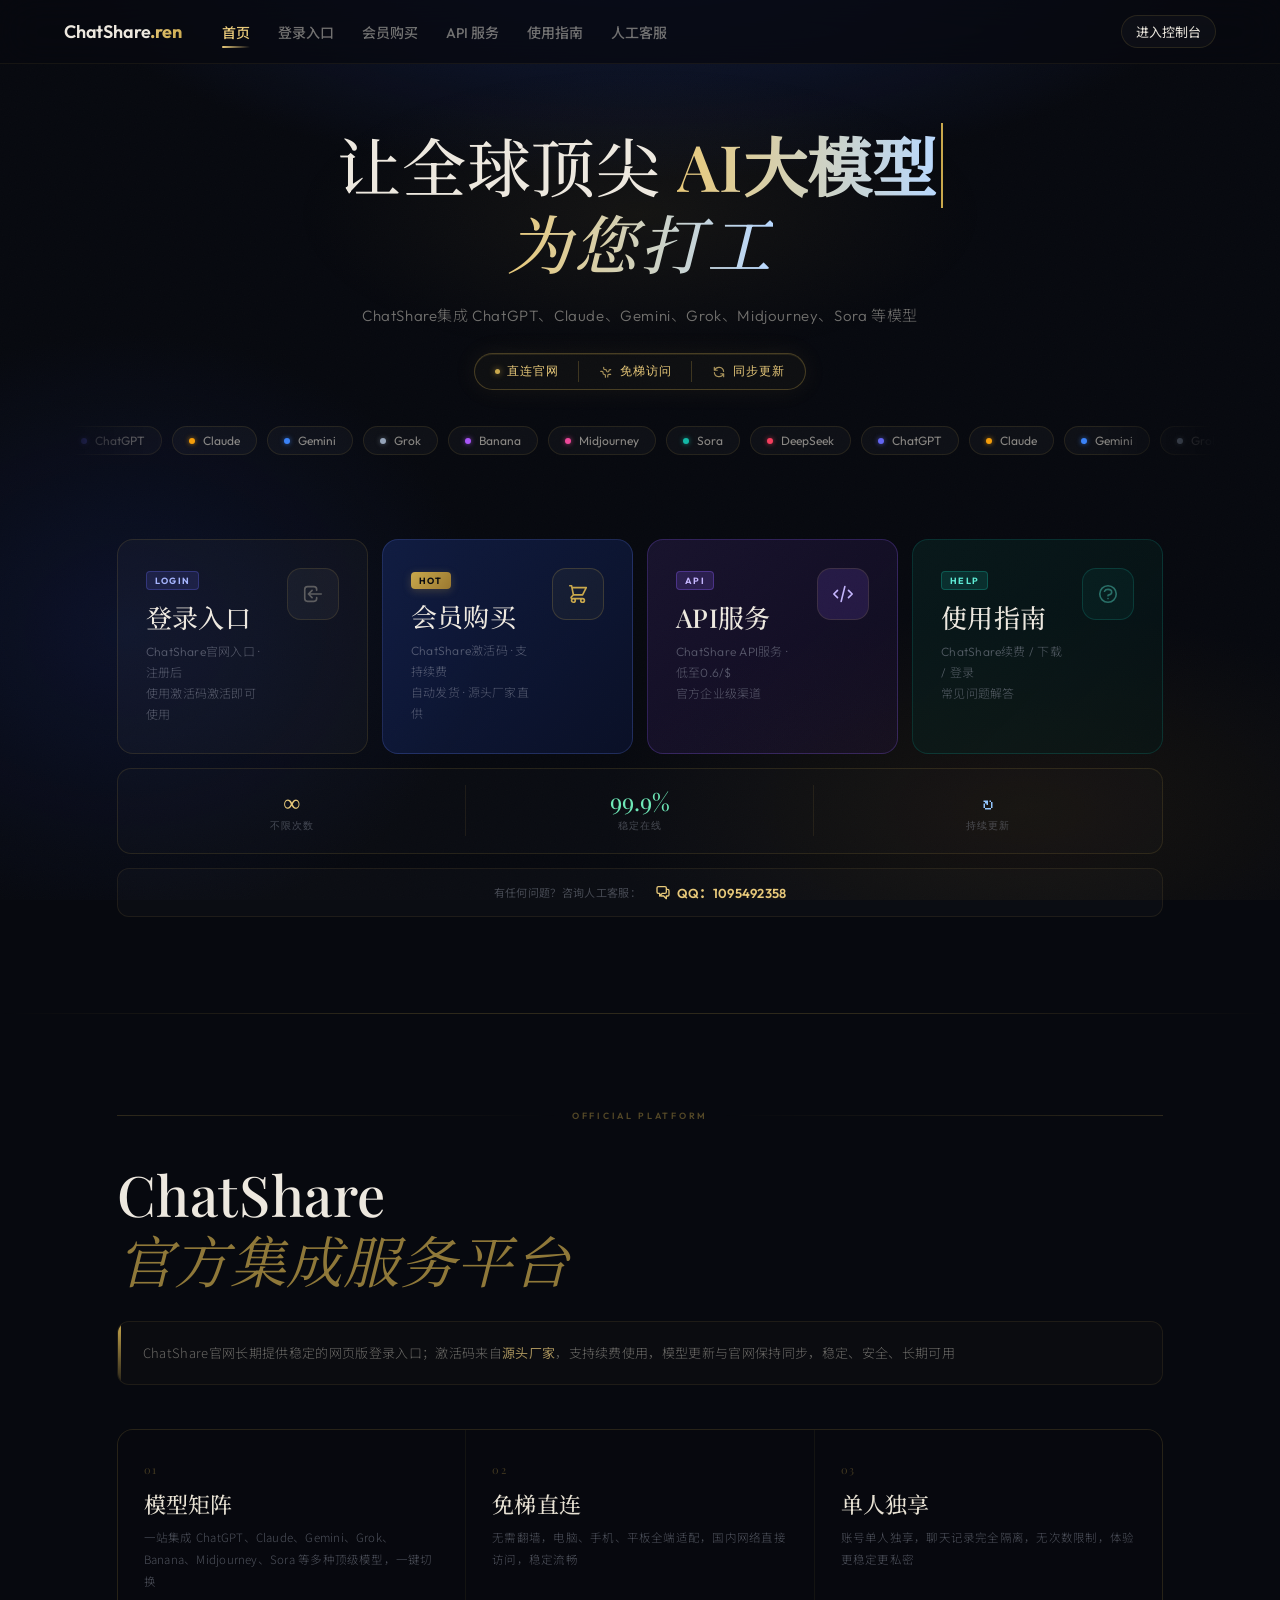
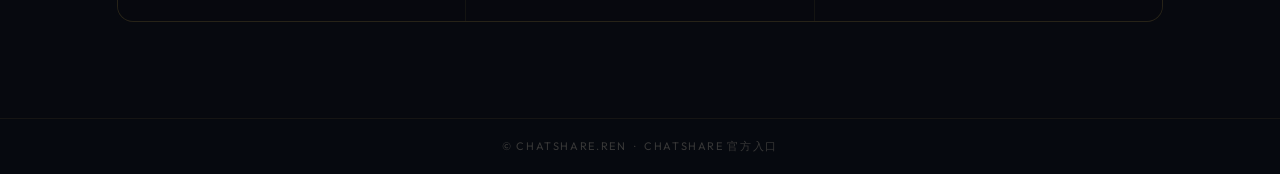
<file: index.html>
﻿<!DOCTYPE html>
<html lang="zh-CN">
<head>
  <meta charset="UTF-8">
  <meta name="viewport" content="width=device-width, initial-scale=1.0">
  <meta name="sogou_site_verification" content="W0ypYEZZLY">
  <meta name="360-site-verification" content="e598d571f2181cb548eb503badea001b">
  <link rel="icon" type="image/svg+xml" href="https://chatshare.ren/logo.svg">
  <title>ChatShare官网入口 - 让全球顶尖AI大模型为您打工</title>
  <meta name="description" content="ChatShare官网入口为用户提供ChatShare网页版登录入口、官方下载与激活码服务，支持ChatGPT、Claude、Gemini等多模型使用。">
  <meta name="keywords" content="chatshare官网入口,chatshare官网,chatshare激活码,chatshare怎么续费,chatshare官方下载,chatshare网页版登录入口,chatshare源头厂家">

  <link rel="preconnect" href="https://fonts.googleapis.com">
  <link rel="preconnect" href="https://fonts.gstatic.com" crossorigin>
  <link href="static/css/css2-PlayfairDisplayitalwght04000500060014001500_DMSanswght300400500_NotoSerifSCwght300400500_NotoSansSCwght300400500_Outfitwght300400500600700_swap.css" rel="stylesheet">

  <style>
    :root {
      --gold:        #c9a84c;
      --gold-light:  #e8c97a;
      --gold-dim:    rgba(201,168,76,0.45);
      --gold-faint:  rgba(201,168,76,0.12);
      --ink:         #ede8df;
      --ink-dim:     rgba(220,215,205,0.5);
      --ink-muted:   rgba(180,175,165,0.35);
      --bg:          #07090f;
      --surface:     rgba(255,255,255,0.028);
      --border:      rgba(201,168,76,0.14);
      --border-mid:  rgba(201,168,76,0.22);
    }

    *, *::before, *::after { box-sizing: border-box; margin: 0; padding: 0; }
    html { scroll-behavior: smooth; }

    body {
      font-family: 'Outfit', 'Noto Sans SC', sans-serif;
      background: var(--bg);
      color: var(--ink);
      overflow-x: hidden;
      min-height: 100vh;
    }

    /* ── Background ── */
    .bg-layer {
      position: fixed;
      inset: 0;
      z-index: 0;
      pointer-events: none;
    }
    .bg-layer::before {
      content: '';
      position: absolute;
      inset: 0;
      background:
        radial-gradient(ellipse 80% 50% at 50% -10%, rgba(30,50,120,0.5) 0%, transparent 60%),
        radial-gradient(ellipse 60% 40% at 80% 90%, rgba(100,70,15,0.15) 0%, transparent 55%),
        radial-gradient(ellipse 50% 60% at 10% 70%, rgba(20,35,100,0.3) 0%, transparent 55%);
      animation: breathe 16s ease-in-out infinite;
    }
    .bg-layer::after {
      content: '';
      position: absolute;
      inset: 0;
      background-image: url("data:image/svg+xml,%3Csvg xmlns='http://www.w3.org/2000/svg' width='300' height='300'%3E%3Cfilter id='g'%3E%3CfeTurbulence type='fractalNoise' baseFrequency='0.85' numOctaves='4' stitchTiles='stitch'/%3E%3C/filter%3E%3Crect width='300' height='300' filter='url(%23g)' opacity='0.03'/%3E%3C/svg%3E");
      opacity: 0.6;
    }
    @keyframes breathe {
      0%,100% { transform: scale(1); opacity: .9; }
      50%      { transform: scale(1.04); opacity: 1; }
    }

    /* ── Nav ── */
    nav {
      position: fixed;
      top: 0; left: 0; right: 0;
      z-index: 100;
      height: 64px;
      display: flex;
      align-items: center;
      justify-content: space-between;
      padding: 0 clamp(20px, 5vw, 80px);
      background: rgba(7,9,15,0.75);
      backdrop-filter: blur(20px);
      border-bottom: 1px solid rgba(201,168,76,0.08);
    }
    .nav-left { display: flex; align-items: center; gap: 40px; }
    .nav-logo {
      display: flex; align-items: center; 
      font-family: 'Outfit', sans-serif;
      font-size: 18px;
      font-weight: 600;
      letter-spacing: -0.01em;
      color: var(--ink);
      text-decoration: none;
    }
    .nav-logo img { height: 32px; border-radius: 50%; margin-right: 10px; }
    .nav-logo span {
      background: linear-gradient(130deg, var(--gold-light), var(--gold));
      -webkit-background-clip: text;
      -webkit-text-fill-color: transparent;
      font-weight: 800;
    }
    .nav-links { display: none; }
    @media (min-width: 768px) {
      .nav-links {
        display: flex; gap: 28px;
      }
    }
    .nav-links a {
      color: var(--ink-dim);
      text-decoration: none;
      font-size: 14px;
      font-weight: 500;
      transition: color .3s;
      position: relative;
    }
    .nav-links a:hover, .nav-links a.active { color: var(--gold-light); }
    .nav-links a.active::after {
      content: ''; position: absolute; left: 0; bottom: -6px; width: 100%; height: 2px;
      background: linear-gradient(90deg, var(--gold-light), transparent);
      border-radius: 2px;
    }
    .nav-right { display: flex; align-items: center; gap: 16px; }
    .nav-btn {
      background: var(--surface);
      border: 1px solid var(--border);
      color: var(--ink);
      padding: 6px 14px;
      border-radius: 100px;
      font-size: 13px;
      cursor: pointer;
      transition: all .3s;
      text-decoration: none;
    }
    .nav-btn:hover { background: rgba(201,168,76,0.1); border-color: rgba(201,168,76,0.3); color: var(--gold-light); }

    /* ── Page ── */
    .page {
      position: relative;
      z-index: 1;
      padding-top: 64px;
    }

    /* ── HERO ── */
    .hero {
      text-align: center;
      padding: clamp(32px, 5vw, 64px) clamp(20px, 5vw, 80px) clamp(24px, 4vw, 40px);
      position: relative;
    }
    .hero-glow {
      position: absolute;
      top: 0; left: 50%;
      transform: translateX(-50%);
      width: min(700px, 90vw);
      height: 300px;
      background: radial-gradient(ellipse, rgba(201,168,76,0.07) 0%, transparent 70%);
      pointer-events: none;
    }

    .hero-title {
      font-family: 'Playfair Display', 'Noto Serif SC', serif;
      font-size: clamp(32px, 5.5vw, 64px);
      font-weight: 500;
      line-height: 1.2;
      color: var(--ink);
      letter-spacing: 0.01em;
      margin-bottom: 20px;
      opacity: 0;
      animation: fadeUp .9s .2s ease forwards;
    }

    .gradient-text {
      background: linear-gradient(90deg, var(--gold-light), #b8d8ff);
      -webkit-background-clip: text;
      -webkit-text-fill-color: transparent;
      border-right: 2px solid var(--gold);
      padding-right: 4px;
      animation: blink .9s infinite;
      font-style: normal;
      font-weight: 600;
    }

    .hero-title em {
      font-style: italic;
      font-weight: 500;
      background: linear-gradient(90deg, var(--gold-light), #b8d8ff);
      -webkit-background-clip: text;
      -webkit-text-fill-color: transparent;
      background-clip: text;
      letter-spacing: 0.04em;
      display: inline-block;
    }

    @keyframes blink {
      0%,100% { border-color: var(--gold); }
      50%      { border-color: transparent; }
    }

    .hero-sub {
      font-size: clamp(13px, 1.6vw, 15px);
      color: var(--ink-dim);
      font-weight: 300;
      letter-spacing: 0.04em;
      max-width: 560px;
      margin: 0 auto 24px;
      line-height: 1.85;
      opacity: 0;
      animation: fadeUp .9s .35s ease forwards;
    }

    /* ── Gold tags strip ── */
    .gold-tags {
      display: inline-flex;
      align-items: center;
      gap: 0;
      margin: 0 auto 36px;
      border: 1px solid rgba(201,168,76,0.3);
      border-radius: 100px;
      overflow: hidden;
      background: rgba(201,168,76,0.04);
      box-shadow: 0 0 24px rgba(201,168,76,0.08), inset 0 1px 0 rgba(201,168,76,0.12);
      opacity: 0;
      animation: fadeUp .9s .42s ease forwards;
    }
    .gold-tag {
      display: flex;
      align-items: center;
      gap: 7px;
      padding: 9px 20px;
      font-size: 12px;
      font-weight: 500;
      letter-spacing: 0.08em;
      color: var(--gold-light);
      font-family: 'Outfit', sans-serif;
      white-space: nowrap;
      position: relative;
      transition: background .25s;
    }
    .gold-tag:hover {
      background: rgba(201,168,76,0.1);
    }
    .gold-tag:not(:last-child)::after {
      content: '';
      position: absolute;
      right: 0; top: 20%; bottom: 20%;
      width: 1px;
      background: rgba(201,168,76,0.25);
    }
    .gold-tag-icon {
      width: 14px; height: 14px;
      opacity: 0.7;
      flex-shrink: 0;
    }
    .gold-tag-dot {
      width: 5px; height: 5px;
      border-radius: 50%;
      background: var(--gold);
      box-shadow: 0 0 6px rgba(201,168,76,0.8);
      flex-shrink: 0;
      animation: pulse-gold 2s ease-in-out infinite;
    }
    @keyframes pulse-gold {
      0%,100% { box-shadow: 0 0 4px rgba(201,168,76,0.6); opacity:1; }
      50%      { box-shadow: 0 0 10px rgba(201,168,76,1); opacity:0.7; }
    }

    /* Marquee */
    .marquee-section {
      opacity: 0;
      animation: fadeUp .9s .5s ease forwards;
    }
    .marquee-wrapper {
      overflow: hidden;
      -webkit-mask-image: linear-gradient(to right, transparent 0%, black 10%, black 90%, transparent 100%);
      mask-image: linear-gradient(to right, transparent 0%, black 10%, black 90%, transparent 100%);
    }
    .marquee-track {
      display: flex;
      gap: 10px;
      width: max-content;
      animation: marquee-scroll 30s linear infinite;
    }
    .marquee-track:hover { animation-play-state: paused; }
    @keyframes marquee-scroll {
      0%   { transform: translateX(0); }
      100% { transform: translateX(-50%); }
    }
    .pill {
      display: flex; align-items: center; gap: 8px;
      padding: 6px 16px;
      border-radius: 100px;
      background: rgba(255,255,255,0.03);
      border: 1px solid rgba(201,168,76,0.12);
      font-size: 12px;
      color: rgba(220,215,205,0.6);
      font-weight: 400;
      white-space: nowrap;
      cursor: default;
      transition: all .25s;
    }
    .pill:hover {
      background: rgba(201,168,76,0.06);
      border-color: rgba(201,168,76,0.25);
      color: rgba(220,215,205,0.85);
    }
    .dot { width: 6px; height: 6px; border-radius: 50%; flex-shrink: 0; }
    .dot-indigo { background:#6366f1; box-shadow:0 0 5px rgba(99,102,241,.7); }
    .dot-amber  { background:#f59e0b; box-shadow:0 0 5px rgba(245,158,11,.7); }
    .dot-blue   { background:#3b82f6; box-shadow:0 0 5px rgba(59,130,246,.7); }
    .dot-slate  { background:#94a3b8; box-shadow:0 0 5px rgba(148,163,184,.5); }
    .dot-purple { background:#a855f7; box-shadow:0 0 5px rgba(168,85,247,.7); }
    .dot-pink   { background:#ec4899; box-shadow:0 0 5px rgba(236,72,153,.7); }
    .dot-teal   { background:#14b8a6; box-shadow:0 0 5px rgba(20,184,166,.7); }
    .dot-rose   { background:#f43f5e; box-shadow:0 0 5px rgba(244,63,94,.7); }

    .hr-gold {
      width: 100%; height: 1px;
      background: linear-gradient(90deg, transparent, rgba(201,168,76,0.2) 30%, rgba(201,168,76,0.2) 70%, transparent);
    }

    /* ── PLATFORM SECTION ── */
    .platform-section {
      max-width: 1200px;
      margin: 0 auto;
      padding: clamp(56px, 8vw, 96px) clamp(20px, 6vw, 80px);
      opacity: 0;
      animation: fadeUp .9s .5s ease forwards;
    }

    .section-label {
      display: flex;
      align-items: center;
      gap: 14px;
      margin-bottom: 40px;
    }
    .section-label-line {
      flex: 1; height: 1px;
      background: linear-gradient(90deg, rgba(201,168,76,0.2), transparent);
    }
    .section-label-text {
      font-size: 9px;
      font-weight: 600;
      letter-spacing: 0.3em;
      color: rgba(201,168,76,0.4);
      text-transform: uppercase;
      font-family: 'Outfit', sans-serif;
      white-space: nowrap;
    }

    .platform-headline {
      font-family: 'Playfair Display', 'Noto Serif SC', serif;
      font-size: clamp(34px, 5vw, 56px);
      font-weight: 500;
      color: #ede8df;
      line-height: 1.18;
      letter-spacing: 0.01em;
      margin-bottom: 12px;
    }
    .platform-headline em {
      font-style: italic;
      font-weight: 400;
      color: rgba(201,168,76,0.7);
    }

    .pullquote {
      display: flex;
      gap: 0;
      align-items: stretch;
      margin: 28px 0 44px;
      border: 1px solid rgba(201,168,76,0.1);
      border-radius: 12px;
      overflow: hidden;
      background: rgba(201,168,76,0.025);
    }
    .pullquote-bar {
      width: 3px;
      background: linear-gradient(180deg, var(--gold), rgba(201,168,76,0.15));
      flex-shrink: 0;
    }
    .pullquote-text {
      font-family: 'Noto Sans SC', sans-serif;
      font-size: 13px;
      line-height: 2;
      color: rgba(200,196,185,0.5);
      font-weight: 300;
      letter-spacing: 0.025em;
      padding: 18px 22px;
    }
    .pullquote-text em {
      font-style: normal;
      color: rgba(232,201,122,0.7);
      font-weight: 400;
    }

    .features-grid {
      display: grid;
      grid-template-columns: repeat(3, 1fr);
      gap: 1px;
      background: rgba(201,168,76,0.07);
      border: 1px solid rgba(201,168,76,0.1);
      border-radius: 16px;
      overflow: hidden;
    }
    .feature-cell {
      background: rgba(7,9,15,0.96);
      padding: 32px 26px 28px;
      transition: background .35s;
    }
    .feature-cell:hover { background: rgba(201,168,76,0.03); }
    .feature-num {
      font-family: 'Playfair Display', serif;
      font-size: 11px;
      color: rgba(201,168,76,0.3);
      letter-spacing: 0.12em;
      margin-bottom: 14px;
      display: block;
    }
    .feature-title {
      font-family: 'Playfair Display', 'Noto Serif SC', serif;
      font-size: 22px;
      font-weight: 500;
      color: #e8e2d4;
      margin-bottom: 10px;
      letter-spacing: 0.01em;
      line-height: 1.2;
    }
    .feature-desc {
      font-family: 'Noto Sans SC', sans-serif;
      font-size: 11.5px;
      color: rgba(150,155,170,0.5);
      font-weight: 300;
      line-height: 1.9;
      letter-spacing: 0.02em;
    }
    @media (max-width: 640px) {
      .features-grid { grid-template-columns: 1fr; }
    }

    /* ── ACTION SECTION ── */
    .action-section {
      max-width: 1200px;
      margin: 0 auto;
      padding: clamp(32px, 5vw, 56px) clamp(20px, 6vw, 80px) clamp(56px, 9vw, 96px);
      opacity: 0;
      animation: fadeUp .9s .65s ease forwards;
    }

    .action-grid {
      display: grid;
      grid-template-columns: 1fr 1fr 1fr 1fr;
      gap: 14px;
      margin-bottom: 14px;
      align-items: stretch;
    }
    @media (max-width: 720px) { .action-grid { grid-template-columns: 1fr; } }
    @media (min-width: 721px) and (max-width: 900px) { .action-grid { grid-template-columns: 1fr 1fr; } }
    @media (min-width: 901px) and (max-width: 1100px) { .action-grid { grid-template-columns: 1fr 1fr; } }

    .action-card {
      display: flex;
      align-items: flex-start;
      justify-content: space-between;
      gap: 20px;
      padding: 28px;
      border-radius: 16px;
      border: 1px solid var(--border);
      background: var(--surface);
      text-decoration: none;
      transition: all .4s cubic-bezier(.25,.8,.25,1);
      position: relative;
      overflow: hidden;
      min-height: 120px;
      box-sizing: border-box;
    }
    .action-grid {
      align-items: stretch;
    }
    .action-card::after {
      content: '';
      position: absolute;
      top: 0; left: 0; right: 0;
      height: 1px;
      background: linear-gradient(90deg, transparent, rgba(201,168,76,0.35), transparent);
      opacity: 0;
      transition: opacity .4s;
    }
    .action-card:hover {
      transform: translateY(-5px);
      border-color: var(--border-mid);
      background: rgba(255,255,255,0.04);
      box-shadow: 0 20px 50px rgba(0,0,0,0.5), 0 0 30px rgba(201,168,76,0.06);
    }
    .action-card:hover::after { opacity: 1; }

    .action-card.primary {
      background: linear-gradient(135deg, rgba(25,45,110,0.5), rgba(15,28,75,0.4));
      border-color: rgba(100,130,240,0.22);
    }
    .action-card.primary:hover {
      border-color: rgba(120,155,255,0.4);
      box-shadow: 0 20px 50px rgba(0,0,0,0.5), 0 0 40px rgba(80,120,240,0.12);
    }

    .action-card.help {
      background: linear-gradient(135deg, rgba(10,40,38,0.5), rgba(5,28,26,0.4));
      border-color: rgba(20,184,166,0.18);
    }
    .action-card.help:hover {
      border-color: rgba(20,184,166,0.38);
      box-shadow: 0 20px 50px rgba(0,0,0,0.5), 0 0 40px rgba(20,184,166,0.10);
    }
    .action-card.help::after {
      background: linear-gradient(90deg, transparent, rgba(20,184,166,0.3), transparent);
    }
    .action-card.help .action-icon {
      border-color: rgba(20,184,166,0.2);
      background: rgba(20,184,166,0.05);
      color: rgba(94,234,212,0.4);
    }
    .action-card.help:hover .action-icon {
      background: rgba(20,184,166,0.14);
      border-color: rgba(20,184,166,0.4);
      color: #5eead4;
    }
    .action-card.help:hover .action-title { color: #99f6e4; }

    .action-badge {
      display: inline-block;
      font-size: 9px; font-weight: 700;
      letter-spacing: 0.14em;
      text-transform: uppercase;
      padding: 3px 8px;
      border-radius: 4px;
      margin-bottom: 12px;
    }
    .badge-use {
      background: rgba(99,102,241,0.15);
      border: 1px solid rgba(99,102,241,0.3);
      color: #a5b4fc;
    }
    .badge-hot {
      background: linear-gradient(130deg, #c9a84c, #9a7830);
      color: #07090f;
      box-shadow: 0 2px 8px rgba(201,168,76,0.25);
    }
    .badge-help {
      background: rgba(20,184,166,0.15);
      border: 1px solid rgba(20,184,166,0.3);
      color: #5eead4;
    }

    .action-title {
      font-family: 'Playfair Display', 'Noto Serif SC', serif;
      font-size: clamp(20px, 2.2vw, 26px);
      font-weight: 500;
      color: #ede8df;
      line-height: 1.2;
      margin-bottom: 7px;
      letter-spacing: 0.01em;
      transition: color .3s;
    }
    .action-card:hover .action-title { color: var(--gold-light); }
    .badge-api {
      background: rgba(139,92,246,0.18);
      color: #c4b5fd;
      border: 1px solid rgba(139,92,246,0.35);
    }
    .action-card.api {
      background: linear-gradient(135deg, rgba(139,92,246,0.13) 0%, rgba(109,40,217,0.08) 100%);
      border-color: rgba(139,92,246,0.25);
    }
    .action-card.api:hover {
      border-color: rgba(139,92,246,0.55);
      background: linear-gradient(135deg, rgba(139,92,246,0.2) 0%, rgba(109,40,217,0.14) 100%);
    }
    .action-card.api::after {
      background: radial-gradient(circle at 70% 50%, rgba(139,92,246,0.18), transparent 70%);
    }
    .action-card.api .action-icon {
      background: rgba(139,92,246,0.15);
      color: #c4b5fd;
    }
    .action-card.api:hover .action-icon {
      background: rgba(139,92,246,0.28);
      color: #ddd6fe;
    }
    .action-card.api:hover .action-title { color: #ddd6fe; }
    .action-card.primary:hover .action-title { color: #a8c8ff; }

    .action-desc {
      font-size: 12px;
      color: rgba(155,160,175,0.5);
      font-weight: 300;
      line-height: 1.75;
      letter-spacing: 0.02em;
    }

    .action-icon {
      width: 52px; height: 52px;
      border-radius: 14px;
      display: flex; align-items: center; justify-content: center;
      flex-shrink: 0;
      border: 1px solid rgba(201,168,76,0.15);
      background: rgba(255,255,255,0.04);
      color: rgba(175,170,160,0.45);
      transition: all .35s;
    }
    .action-card:hover .action-icon {
      background: rgba(201,168,76,0.1);
      border-color: rgba(201,168,76,0.3);
      color: var(--gold-light);
    }
    .action-card.primary .action-icon {
      border-color: rgba(201,168,76,0.22);
      background: rgba(201,168,76,0.05);
    }
    .action-card.primary:hover .action-icon {
      background: rgba(201,168,76,0.14);
      color: var(--gold-light);
    }

    .stats-row {
      display: grid;
      grid-template-columns: repeat(3, 1fr);
      border: 1px solid var(--border);
      border-radius: 14px;
      overflow: hidden;
      background: rgba(255,255,255,0.015);
      margin-bottom: 14px;
    }
    .stat-cell {
      padding: 20px 16px;
      text-align: center;
      position: relative;
      transition: background .3s;
    }
    .stat-cell:hover { background: rgba(201,168,76,0.04); }
    .stat-cell:not(:last-child)::after {
      content: '';
      position: absolute;
      right: 0; top: 20%; bottom: 20%;
      width: 1px;
      background: rgba(201,168,76,0.1);
    }
    .stat-value {
      font-family: 'Playfair Display', serif;
      font-size: 24px;
      font-weight: 400;
      line-height: 1;
      margin-bottom: 6px;
    }
    .stat-label {
      font-size: 10px;
      letter-spacing: 0.1em;
      color: rgba(155,160,175,0.4);
      font-weight: 400;
      font-family: 'Outfit', sans-serif;
    }

    .contact-bar {
      display: flex;
      align-items: center;
      justify-content: center;
      gap: 14px;
      flex-wrap: wrap;
      padding: 14px 24px;
      border: 1px solid rgba(201,168,76,0.1);
      border-radius: 12px;
      background: rgba(255,255,255,0.018);
      transition: border-color .3s;
    }
    .contact-bar:hover { border-color: rgba(201,168,76,0.2); }
    .contact-label {
      font-size: 11px;
      color: rgba(155,160,175,0.4);
      letter-spacing: 0.03em;
    }
    .contact-link {
      display: inline-flex; align-items: center; gap: 6px;
      font-size: 13px; font-weight: 600;
      color: var(--gold-light);
      text-decoration: none;
      letter-spacing: 0.02em;
      transition: opacity .25s;
    }
    .contact-link:hover { opacity: 0.75; }

    footer {
      border-top: 1px solid rgba(201,168,76,0.08);
      background: rgba(7,9,15,0.8);
      padding: 20px;
      text-align: center;
    }
    footer p {
      font-size: 11px;
      color: rgba(130,125,115,0.4);
      letter-spacing: 0.15em;
      text-transform: uppercase;
      font-family: 'Outfit', sans-serif;
    }

    @keyframes fadeUp {
      from { opacity: 0; transform: translateY(20px); }
      to   { opacity: 1; transform: translateY(0); }
    }
  </style>
</head>

<body>
  <div class="bg-layer"></div>

  <nav>
    <div class="nav-left">
      <a href="" class="nav-logo">
        ChatShare<span>.ren</span>
      </a>
      <div class="nav-links">
        <a href="" class="active">首页</a>
        <a href="https://chatshare.biz" target="_blank">登录入口</a>
        <a href="https://fcai.me/chatshare" target="_blank">会员购买</a>
        <a href="https://gaccodeapi.com" target="_blank">API 服务</a>
        <a href="help.html" target="_blank">使用指南</a>
        <a href="https://qm.qq.com/q/r15K2RpmZq" target="_blank">人工客服</a>
      </div>
    </div>
    <div class="nav-right">
      <a href="https://chatshare.biz" class="nav-btn">进入控制台</a>
    </div>
  </nav>

  <div class="page">

    <section class="hero">
      <div class="hero-glow"></div>

      <h1 class="hero-title">
        让全球顶尖 <span id="typing" class="gradient-text"></span><br>
        <em>为您打工</em>
      </h1>

      <p class="hero-sub">
        ChatShare集成 ChatGPT、Claude、Gemini、Grok、Midjourney、Sora 等模型
      </p>

      <div class="gold-tags">
        <div class="gold-tag">
          <span class="gold-tag-dot"></span>
          直连官网
        </div>
        <div class="gold-tag">
          <svg class="gold-tag-icon" fill="none" stroke="currentColor" viewbox="0 0 24 24">
            <path stroke-linecap="round" stroke-linejoin="round" stroke-width="2" d="M3.055 11H5a2 2 0 012 2v1a2 2 0 002 2 2 2 0 012 2v2.945M8 3.935V5.5A2.5 2.5 0 0010.5 8h.5a2 2 0 012 2 2 2 0 104 0 2 2 0 012-2h1.064M15 20.488V18a2 2 0 012-2h3.064"></path>
          </svg>
          免梯访问
        </div>
        <div class="gold-tag">
          <svg class="gold-tag-icon" fill="none" stroke="currentColor" viewbox="0 0 24 24">
            <path stroke-linecap="round" stroke-linejoin="round" stroke-width="2" d="M4 4v5h.582m15.356 2A8.001 8.001 0 004.582 9m0 0H9m11 11v-5h-.581m0 0a8.003 8.003 0 01-15.357-2m15.357 2H15"></path>
          </svg>
          同步更新
        </div>
      </div>

      <div class="marquee-section">
        <div class="marquee-wrapper">
          <div class="marquee-track" id="marqueeTrack">
            <div class="pill"><span class="dot dot-indigo"></span>ChatGPT</div>
            <div class="pill"><span class="dot dot-amber"></span>Claude</div>
            <div class="pill"><span class="dot dot-blue"></span>Gemini</div>
            <div class="pill"><span class="dot dot-slate"></span>Grok</div>
            <div class="pill"><span class="dot dot-purple"></span>Banana</div>
            <div class="pill"><span class="dot dot-pink"></span>Midjourney</div>
            <div class="pill"><span class="dot dot-teal"></span>Sora</div>
            <div class="pill"><span class="dot dot-rose"></span>DeepSeek</div>
            <div class="pill"><span class="dot dot-indigo"></span>ChatGPT</div>
            <div class="pill"><span class="dot dot-amber"></span>Claude</div>
            <div class="pill"><span class="dot dot-blue"></span>Gemini</div>
            <div class="pill"><span class="dot dot-slate"></span>Grok</div>
            <div class="pill"><span class="dot dot-purple"></span>Banana</div>
            <div class="pill"><span class="dot dot-pink"></span>Midjourney</div>
            <div class="pill"><span class="dot dot-teal"></span>Sora</div>
            <div class="pill"><span class="dot dot-rose"></span>DeepSeek</div>
            <div class="pill"><span class="dot dot-indigo"></span>ChatGPT</div>
            <div class="pill"><span class="dot dot-amber"></span>Claude</div>
            <div class="pill"><span class="dot dot-blue"></span>Gemini</div>
            <div class="pill"><span class="dot dot-slate"></span>Grok</div>
            <div class="pill"><span class="dot dot-purple"></span>Banana</div>
            <div class="pill"><span class="dot dot-pink"></span>Midjourney</div>
            <div class="pill"><span class="dot dot-teal"></span>Sora</div>
            <div class="pill"><span class="dot dot-rose"></span>DeepSeek</div>
            <div class="pill"><span class="dot dot-indigo"></span>ChatGPT</div>
            <div class="pill"><span class="dot dot-amber"></span>Claude</div>
            <div class="pill"><span class="dot dot-blue"></span>Gemini</div>
            <div class="pill"><span class="dot dot-slate"></span>Grok</div>
            <div class="pill"><span class="dot dot-purple"></span>Banana</div>
            <div class="pill"><span class="dot dot-pink"></span>Midjourney</div>
            <div class="pill"><span class="dot dot-teal"></span>Sora</div>
            <div class="pill"><span class="dot dot-rose"></span>DeepSeek</div>
          </div>
        </div>
      </div>
    </section>

    <section class="action-section" style="padding-top: clamp(24px,4vw,44px);">

      <div class="action-grid">
        <a href="https://chatshare.biz" target="_blank" rel="noopener noreferrer" class="action-card">
          <div>
            <div class="action-badge badge-use">Login</div>
            <div class="action-title">登录入口</div>
            <p class="action-desc">ChatShare官网入口 · 注册后<br>使用激活码激活即可使用</p>
          </div>
          <div class="action-icon">
            <svg width="22" height="22" fill="none" stroke="currentColor" viewbox="0 0 24 24">
              <path stroke-linecap="round" stroke-linejoin="round" stroke-width="1.8" d="M11 16l-4-4m0 0l4-4m-4 4h14m-5 4v1a3 3 0 01-3 3H6a3 3 0 01-3-3V7a3 3 0 013-3h7a3 3 0 013 3v1"></path>
            </svg>
          </div>
        </a>

        <a href="https://fcai.me/chatshare" target="_blank" rel="noopener noreferrer" class="action-card primary">
          <div>
            <div class="action-badge badge-hot">Hot</div>
            <div class="action-title">会员购买</div>
            <p class="action-desc">ChatShare激活码 · 支持续费<br>自动发货 · 源头厂家直供</p>
          </div>
          <div class="action-icon">
            <svg width="22" height="22" fill="none" stroke="#c9a84c" viewbox="0 0 24 24">
              <path stroke-linecap="round" stroke-linejoin="round" stroke-width="1.8" d="M3 3h2l.4 2M7 13h10l4-8H5.4M7 13L5.4 5M7 13l-2.293 2.293c-.63.63-.184 1.707.707 1.707H17m0 0a2 2 0 100 4 2 2 0 000-4zm-8 2a2 2 0 11-4 0 2 2 0 014 0z"></path>
            </svg>
          </div>
        </a>

        <a href="https://gaccodeapi.com" target="_blank" rel="noopener noreferrer" class="action-card api">
          <div>
            <div class="action-badge badge-api">API</div>
            <div class="action-title">API服务</div>
            <p class="action-desc">ChatShare API服务 · 低至0.6/$<br>官方企业级渠道</p>
          </div>
          <div class="action-icon">
            <svg width="22" height="22" fill="none" stroke="currentColor" viewbox="0 0 24 24">
              <path stroke-linecap="round" stroke-linejoin="round" stroke-width="1.8" d="M10 20l4-16m4 4l4 4-4 4M6 16l-4-4 4-4"></path>
            </svg>
          </div>
        </a>

        <a href="help.html" target="_blank" rel="noopener noreferrer" class="action-card help">
          <div>
            <div class="action-badge badge-help">Help</div>
            <div class="action-title">使用指南</div>
            <p class="action-desc">ChatShare续费 / 下载 / 登录<br>常见问题解答</p>
          </div>
          <div class="action-icon">
            <svg width="22" height="22" fill="none" stroke="currentColor" viewbox="0 0 24 24">
              <path stroke-linecap="round" stroke-linejoin="round" stroke-width="1.8" d="M8.228 9c.549-1.165 2.03-2 3.772-2 2.21 0 4 1.343 4 3 0 1.4-1.278 2.575-3.006 2.907-.542.104-.994.54-.994 1.093m0 3h.01M21 12a9 9 0 11-18 0 9 9 0 0118 0z"></path>
            </svg>
          </div>
        </a>        
        
      </div>

      <div class="stats-row">
        <div class="stat-cell">
          <div class="stat-value" style="color:var(--gold-light);">∞</div>
          <div class="stat-label">不限次数</div>
        </div>
        <div class="stat-cell">
          <div class="stat-value" style="color:#6ee7b7;">99.9%</div>
          <div class="stat-label">稳定在线</div>
        </div>
        <div class="stat-cell">
          <div class="stat-value" style="color:#93c5fd;">↻</div>
          <div class="stat-label">持续更新</div>
        </div>
      </div>

      <div class="contact-bar">
        <span class="contact-label">有任何问题？咨询人工客服：</span>
        <a href="https://qm.qq.com/q/r15K2RpmZq" target="_blank" rel="noopener noreferrer" class="contact-link">
          <svg width="16" height="16" fill="none" stroke="currentColor" viewbox="0 0 24 24"><path stroke-linecap="round" stroke-linejoin="round" stroke-width="2" d="M17 8h2a2 2 0 012 2v6a2 2 0 01-2 2h-2v4l-4-4H9a1.994 1.994 0 01-1.414-.586m0 0L11 14h4a2 2 0 002-2V6a2 2 0 00-2-2H5a2 2 0 00-2 2v6a2 2 0 002 2h2v4l.586-.586z"></path></svg>QQ：1095492358
        </a>
      </div>

    </section>

    <div class="hr-gold"></div>

    <section class="platform-section">

      <div class="section-label">
        <div class="section-label-line"></div>
        <span class="section-label-text">Official Platform</span>
        <div class="section-label-line" style="background:linear-gradient(90deg,transparent,rgba(201,168,76,0.2));"></div>
      </div>

      <h2 class="platform-headline">
        ChatShare<br>
        <em>官方集成服务平台</em>
      </h2>

      <div class="pullquote">
        <div class="pullquote-bar"></div>
        <p class="pullquote-text">
          ChatShare官网长期提供稳定的网页版登录入口；激活码来自<em>源头厂家</em>，支持续费使用，模型更新与官网保持同步，稳定、安全、长期可用
        </p>
      </div>

      <div class="features-grid">
        <div class="feature-cell">
          <span class="feature-num">01</span>
          <div class="feature-title">模型矩阵</div>
          <p class="feature-desc">一站集成 ChatGPT、Claude、Gemini、Grok、Banana、Midjourney、Sora 等多种顶级模型，一键切换</p>
        </div>
        <div class="feature-cell">
          <span class="feature-num">02</span>
          <div class="feature-title">免梯直连</div>
          <p class="feature-desc">无需翻墙，电脑、手机、平板全端适配，国内网络直接访问，稳定流畅</p>
        </div>
        <div class="feature-cell">
          <span class="feature-num">03</span>
          <div class="feature-title">单人独享</div>
          <p class="feature-desc">账号单人独享，聊天记录完全隔离，无次数限制，体验更稳定更私密</p>
        </div>
      </div>

    </section>

  </div>

  <footer>
    <p>© ChatShare.ren &nbsp;·&nbsp; ChatShare 官方入口</p>
  </footer>

  <div id="bookmarkToast" style="
    display: none;
    position: fixed;
    bottom: 28px;
    right: 28px;
    z-index: 9999;
    width: 330px;
    background: linear-gradient(145deg, rgba(16,19,30,0.98), rgba(10,13,22,0.99));
    border: 1px solid rgba(201,168,76,0.55);
    border-radius: 18px;
    padding: 22px 20px 18px;
    box-shadow:
      0 0 0 1px rgba(201,168,76,0.12),
      0 2px 0 0 rgba(201,168,76,0.2) inset,
      0 20px 60px rgba(0,0,0,0.7),
      0 0 40px rgba(201,168,76,0.08);
    backdrop-filter: blur(24px);
    font-family: 'Outfit', 'Noto Sans SC', sans-serif;
    animation: toastSlideIn .45s cubic-bezier(.16,1,.3,1) forwards;
  ">
    <div style="
      position:absolute; top:0; left:10%; right:10%; height:1px;
      background: linear-gradient(90deg, transparent, rgba(201,168,76,0.7), transparent);
      border-radius:999px;
    "></div>

    <button onclick="closeBookmarkToast()" style="
      position: absolute; top: 12px; right: 14px;
      background: none; border: none; cursor: pointer;
      color: rgba(200,196,185,0.45); font-size: 20px; line-height: 1;
      transition: color .2s; padding: 2px 5px;
    " onmouseover="this.style.color='rgba(232,201,122,0.9)'" onmouseout="this.style.color='rgba(200,196,185,0.45)'">×</button>

    <div style="display:flex; align-items:center; gap:13px; margin-bottom:12px;">
      <div style="
        width: 44px; height: 44px; border-radius: 12px; flex-shrink:0;
        background: linear-gradient(135deg, rgba(201,168,76,0.25), rgba(201,168,76,0.08));
        border: 1px solid rgba(201,168,76,0.45);
        display:flex; align-items:center; justify-content:center;
        box-shadow: 0 0 16px rgba(201,168,76,0.15);
      ">
        <svg width="20" height="20" fill="none" stroke="#e8c97a" viewbox="0 0 24 24">
          <path stroke-linecap="round" stroke-linejoin="round" stroke-width="1.8" d="M5 5a2 2 0 012-2h10a2 2 0 012 2v16l-7-3.5L5 21V5z"></path>
        </svg>
      </div>
      <div>
        <div style="font-size:15px; font-weight:700; color:#ede8df; letter-spacing:0.01em; line-height:1.2;">收藏本站</div>
        <div style="font-size:11.5px; color:rgba(232,201,122,0.55); margin-top:3px; letter-spacing:0.05em;">ChatShare 官方入口 · 随时可达</div>
      </div>
    </div>

    <div style="height:1px; background:linear-gradient(90deg,rgba(201,168,76,0.2),transparent); margin-bottom:12px;"></div>

    <p style="
      font-size: 12.5px; line-height: 1.85;
      color: rgba(220,215,205,0.72);
      font-weight: 400; letter-spacing: 0.02em;
      margin-bottom: 16px;
    ">收藏本页，下次直接访问官网入口，随时购买激活码、续费，免梯使用 <span style="color:#e8c97a;font-weight:500;">ChatGPT · Claude · Gemini</span> 等顶级模型更方便。</p>

    <div style="display:flex; align-items:center; gap:10px;">
      <button onclick="doBookmark()" style="
        flex:1; display:flex; align-items:center; justify-content:center; gap:7px;
        height: 38px; border-radius: 10px; cursor: pointer;
        background: linear-gradient(135deg, rgba(201,168,76,0.35), rgba(201,168,76,0.18));
        border: 1px solid rgba(201,168,76,0.6);
        color: #f0d882; font-size:13px; font-weight:600; letter-spacing:0.06em;
        font-family: 'Outfit', sans-serif;
        box-shadow: 0 0 18px rgba(201,168,76,0.18);
        transition: all .2s;
      " onmouseover="this.style.background='linear-gradient(135deg,rgba(201,168,76,0.5),rgba(201,168,76,0.28))';this.style.boxShadow='0 0 28px rgba(201,168,76,0.35)'" onmouseout="this.style.background='linear-gradient(135deg,rgba(201,168,76,0.35),rgba(201,168,76,0.18))';this.style.boxShadow='0 0 18px rgba(201,168,76,0.18)'">
        <svg width="14" height="14" fill="none" stroke="currentColor" viewbox="0 0 24 24">
          <path stroke-linecap="round" stroke-linejoin="round" stroke-width="2.2" d="M5 5a2 2 0 012-2h10a2 2 0 012 2v16l-7-3.5L5 21V5z"></path>
        </svg>
        ☆ 立即收藏
      </button>
      <button onclick="closeBookmarkToast()" style="
        height: 38px; padding: 0 16px; border-radius: 10px; cursor: pointer;
        background: transparent; border: 1px solid rgba(201,168,76,0.18);
        color: rgba(200,196,185,0.45); font-size:12px; font-family:'Outfit',sans-serif;
        transition: all .2s; white-space: nowrap;
      " onmouseover="this.style.color='rgba(200,196,185,0.7)';this.style.borderColor='rgba(201,168,76,0.35)'" onmouseout="this.style.color='rgba(200,196,185,0.45)';this.style.borderColor='rgba(201,168,76,0.18)'">稍后再说</button>
    </div>
  </div>

  <style>
    @keyframes toastSlideIn {
      from { opacity:0; transform: translateY(20px) scale(.95); }
      to   { opacity:1; transform: translateY(0) scale(1); }
    }
    @keyframes toastSlideOut {
      from { opacity:1; transform: translateY(0) scale(1); }
      to   { opacity:0; transform: translateY(14px) scale(.95); }
    }
  </style>

  <script>
    (function() {
      // PC only: skip on mobile/tablet
      if (window.innerWidth < 1024) return;
      // Don't show if already dismissed this session
      if (sessionStorage.getItem('bookmarkDismissed')) return;
      // Show after 3s delay
      setTimeout(function() {
        var t = document.getElementById('bookmarkToast');
        if (t) { t.style.display = 'block'; }
      }, 3000);
    })();

    function closeBookmarkToast() {
      var t = document.getElementById('bookmarkToast');
      if (!t) return;
      t.style.animation = 'toastSlideOut .3s ease forwards';
      setTimeout(function() { t.style.display = 'none'; }, 280);
      sessionStorage.setItem('bookmarkDismissed', '1');
    }

    function doBookmark() {
      var title = document.title;
      var url = window.location.href;
      try {
        if (window.sidebar && window.sidebar.addPanel) {
          window.sidebar.addPanel(title, url, '');
        } else if (window.external && ('AddFavorite' in window.external)) {
          window.external.AddFavorite(url, title);
        } else {
          var key = /Mac/.test(navigator.platform) ? '⌘' : 'Ctrl';
          alert('请按 ' + key + '+D 收藏本页 😊');
        }
      } catch(e) {
        var key = /Mac/.test(navigator.platform) ? '⌘' : 'Ctrl';
        alert('请按 ' + key + '+D 收藏本页 😊');
      }
      closeBookmarkToast();
    }
  </script>

  <script>
    const words = ["AI大模型", "编程专家", "论文专家"];
    const el = document.getElementById("typing");
    let wi = 0, ci = 0, del = false;
    function type() {
      const w = words[wi];
      if (!del) {
        el.textContent = w.slice(0, ++ci);
        if (ci === w.length) setTimeout(() => del = true, 1400);
      } else {
        el.textContent = w.slice(0, --ci);
        if (ci === 0) { del = false; wi = (wi + 1) % words.length; }
      }
      setTimeout(type, del ? 55 : 110);
    }
    type();
  </script>

</body>
</html>
</file>
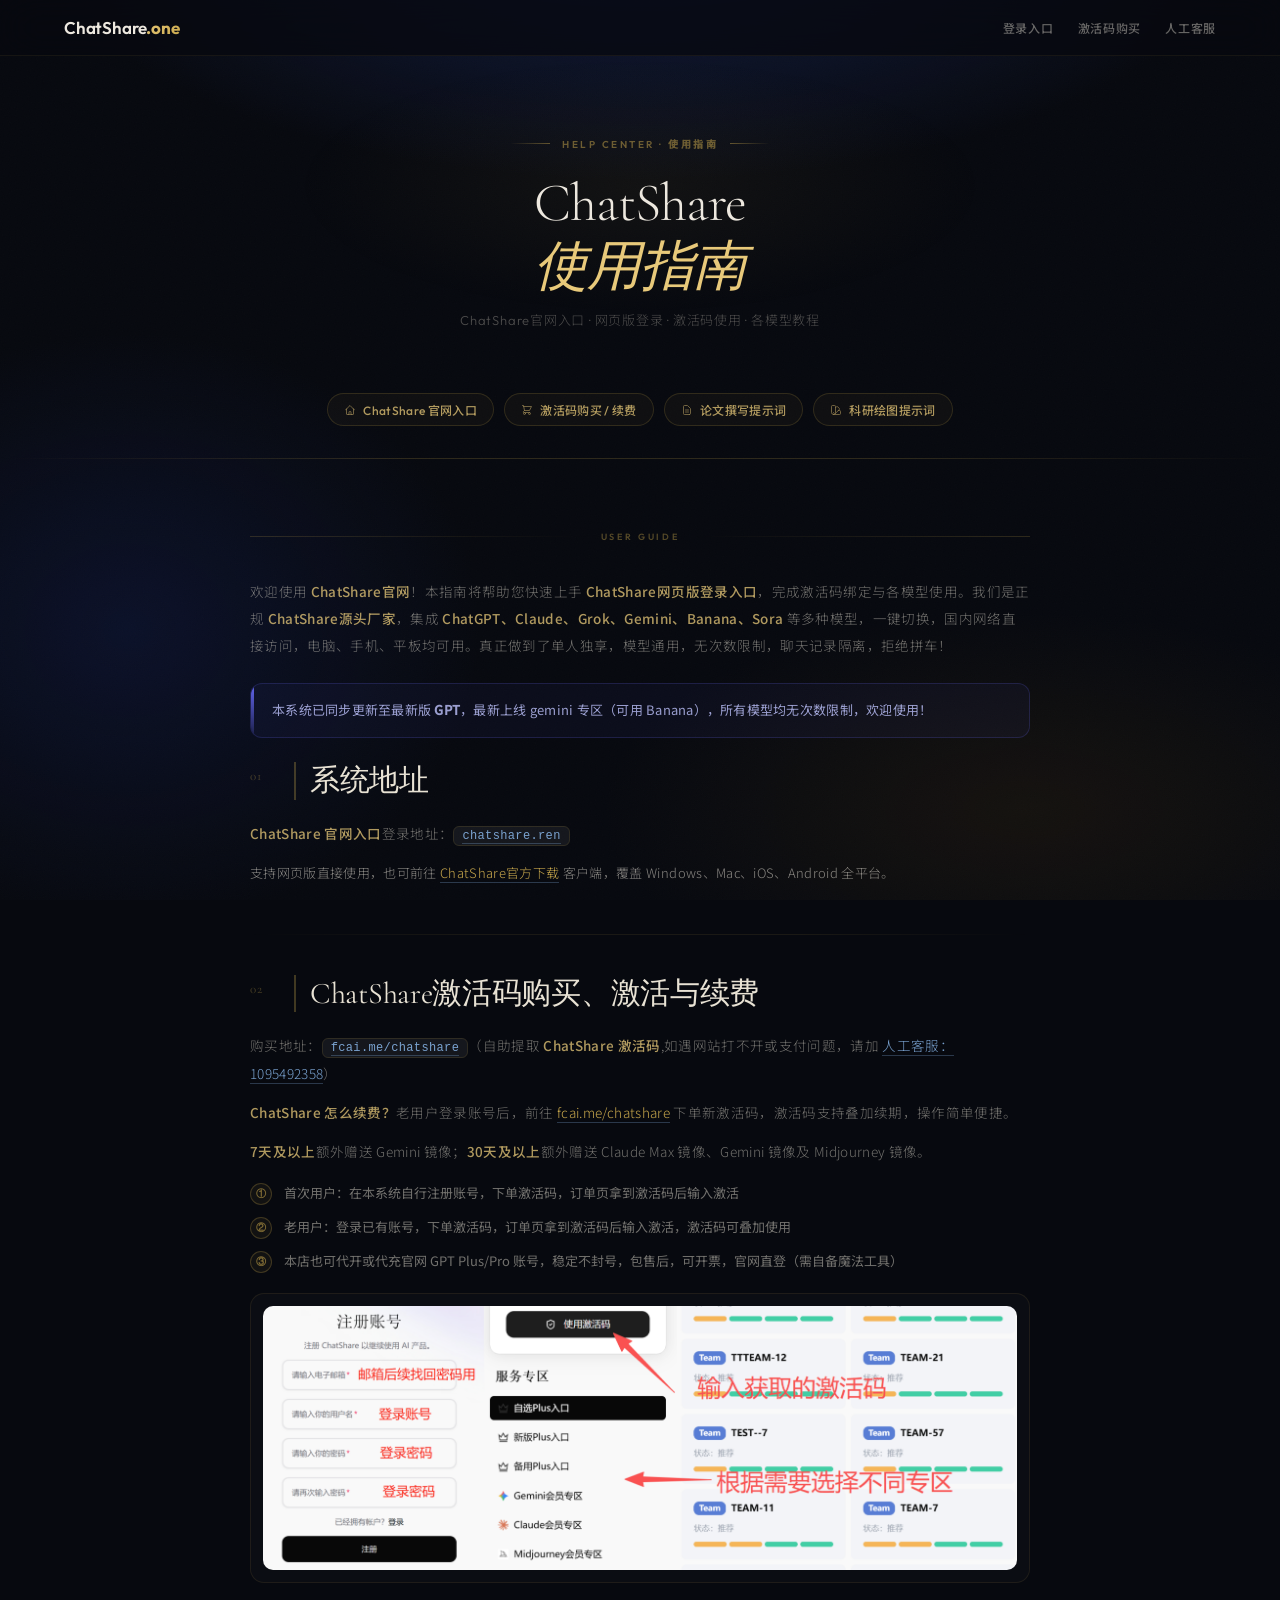
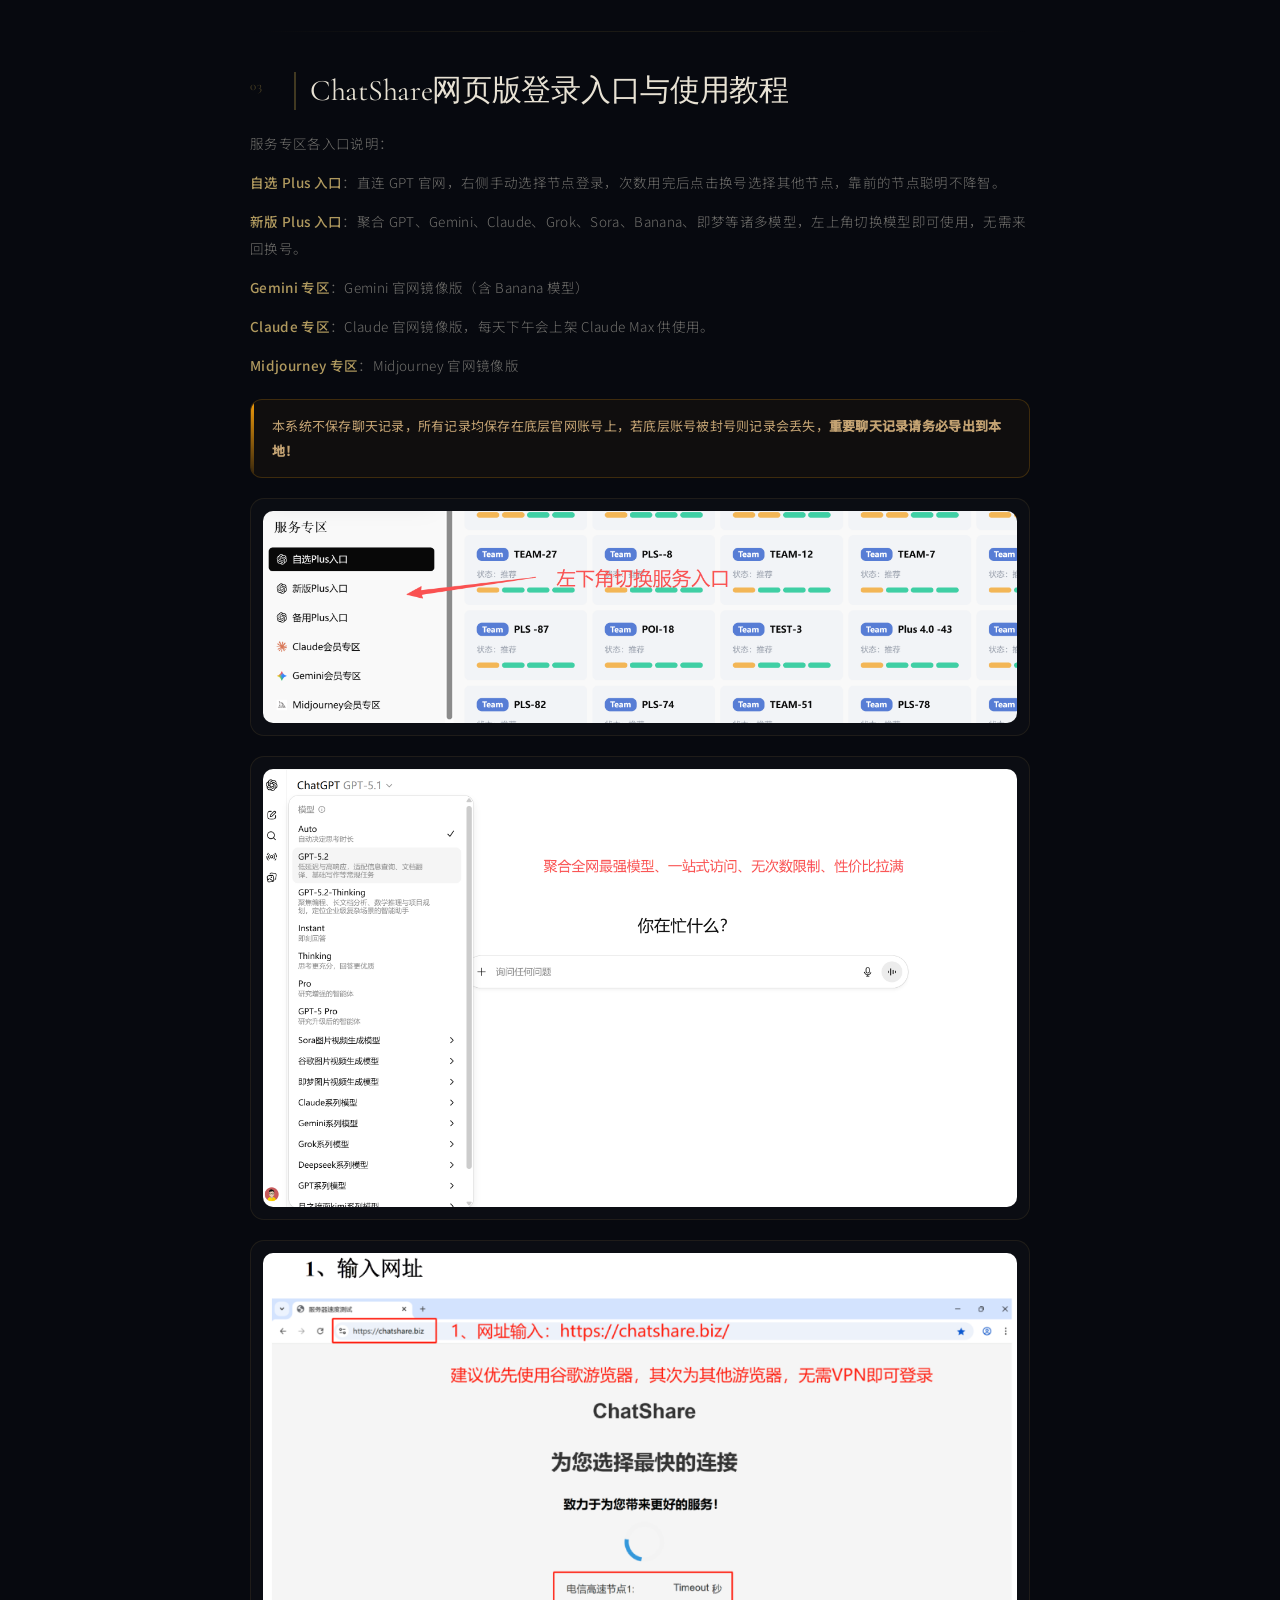
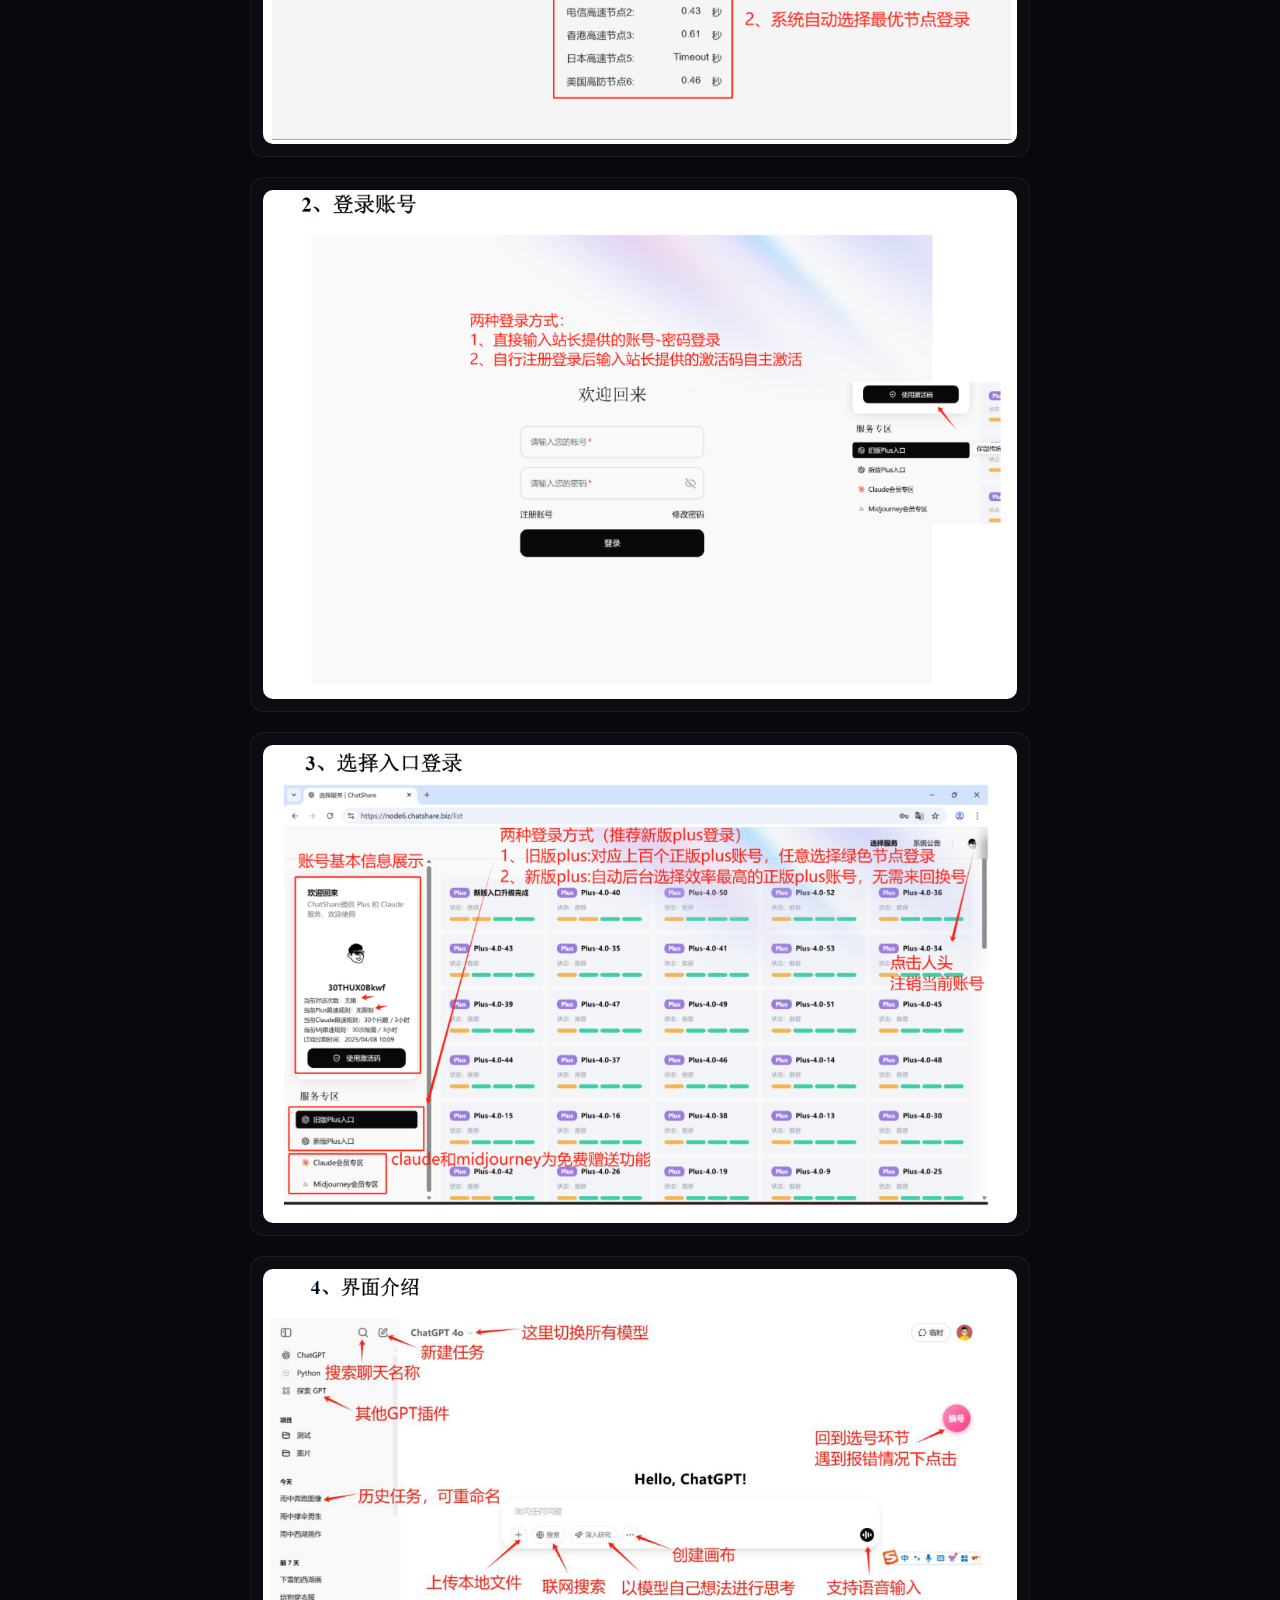
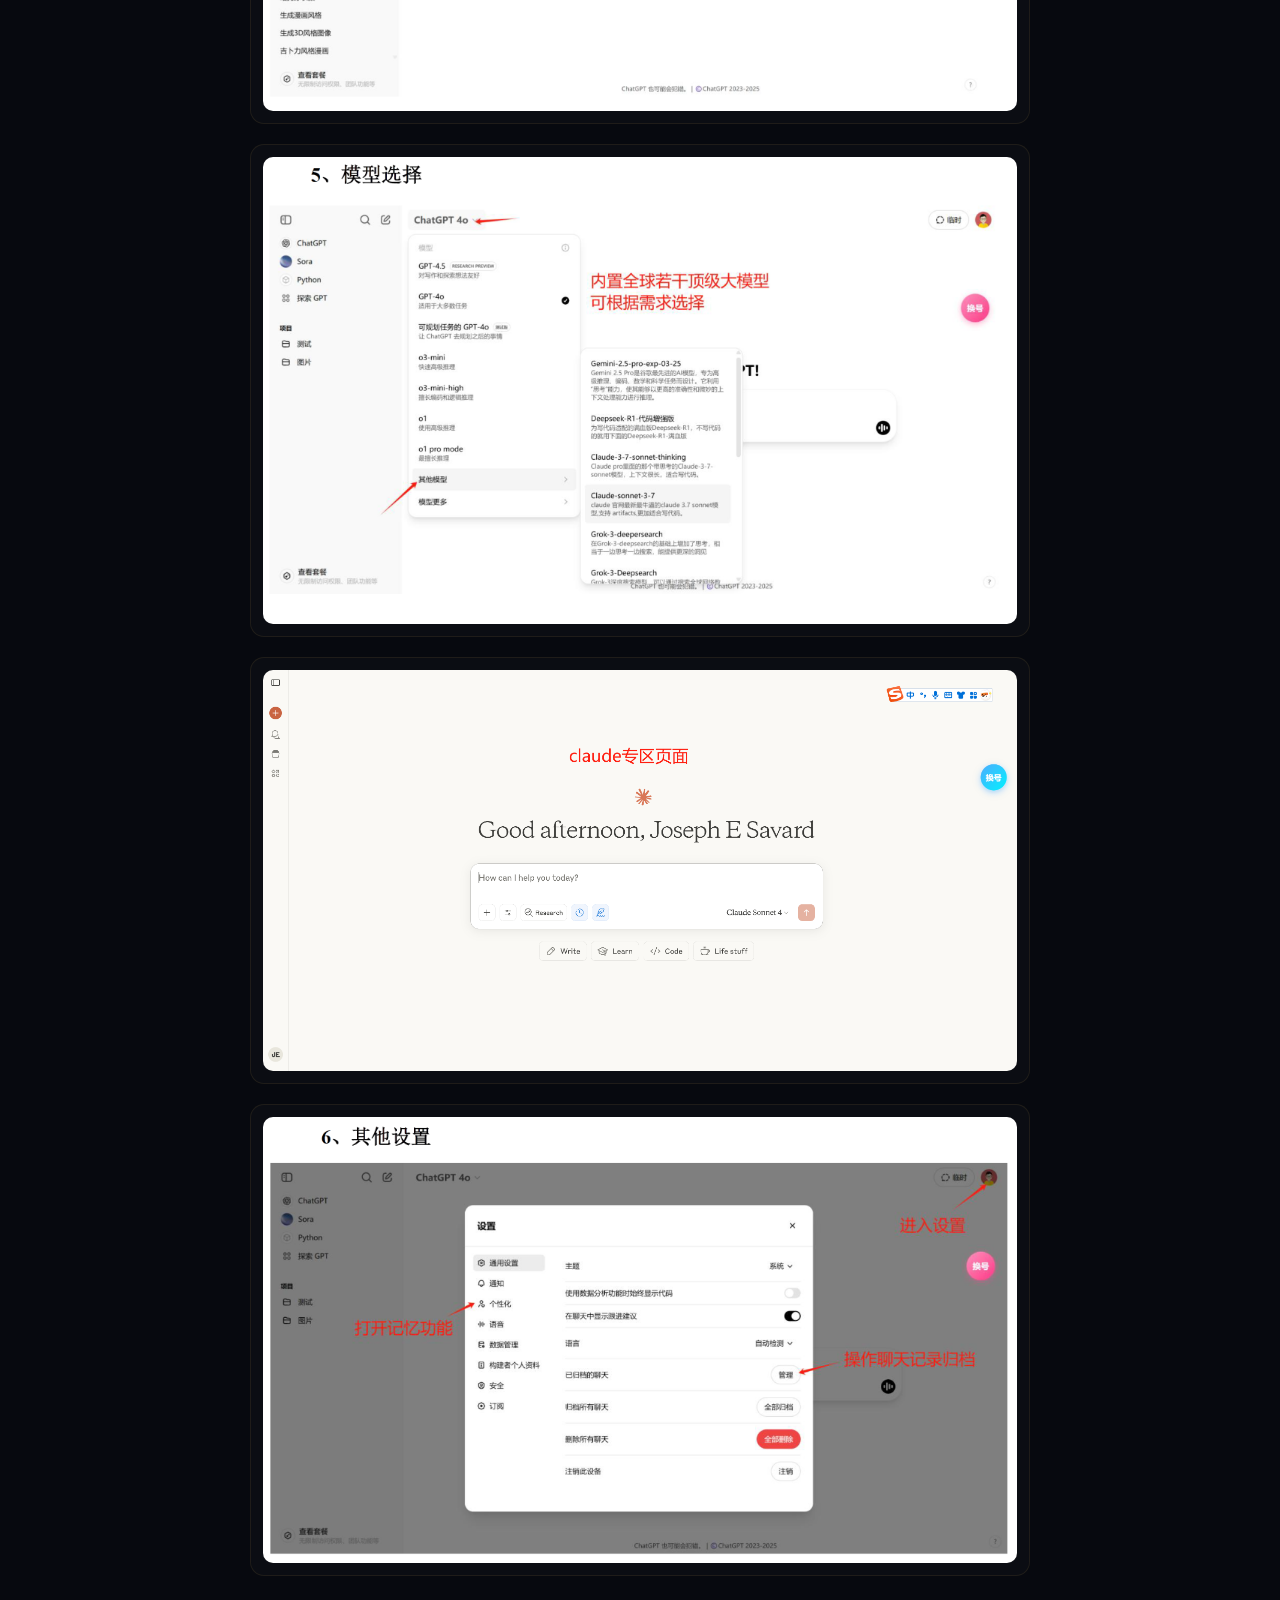
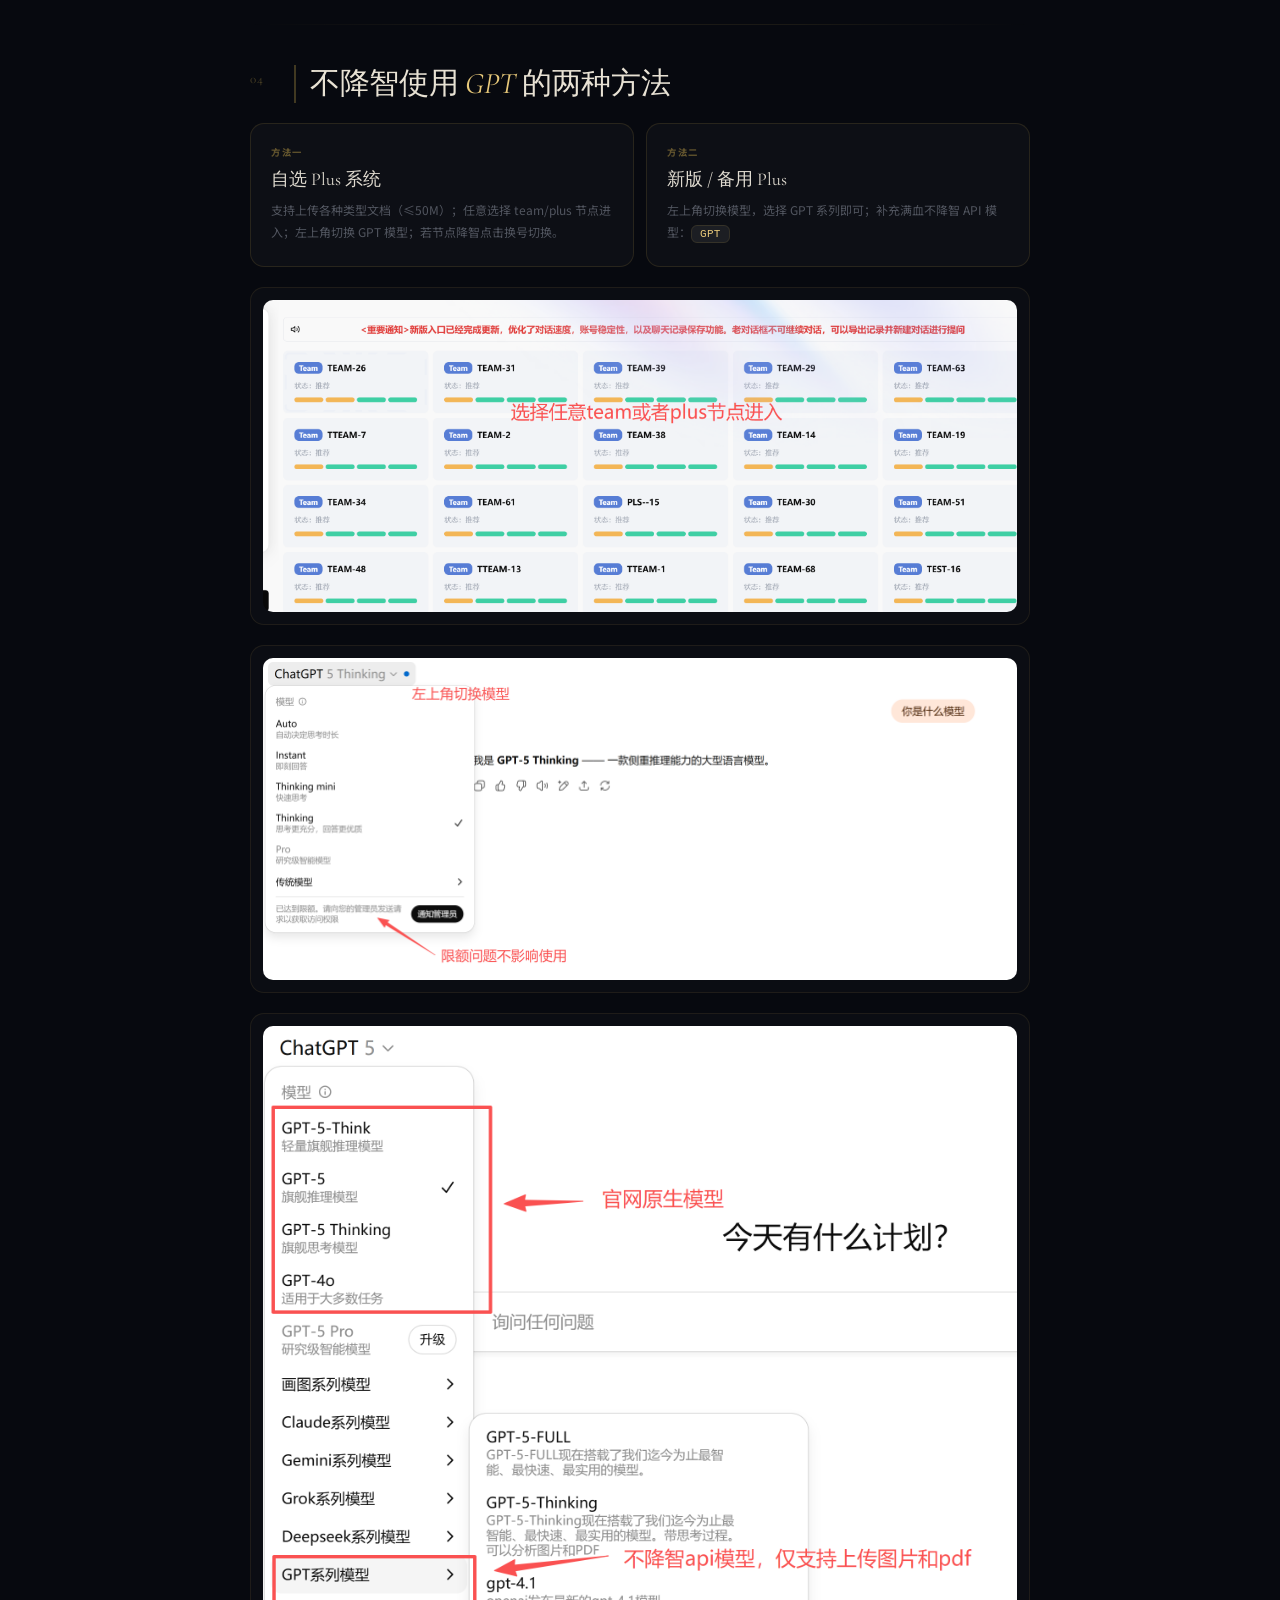
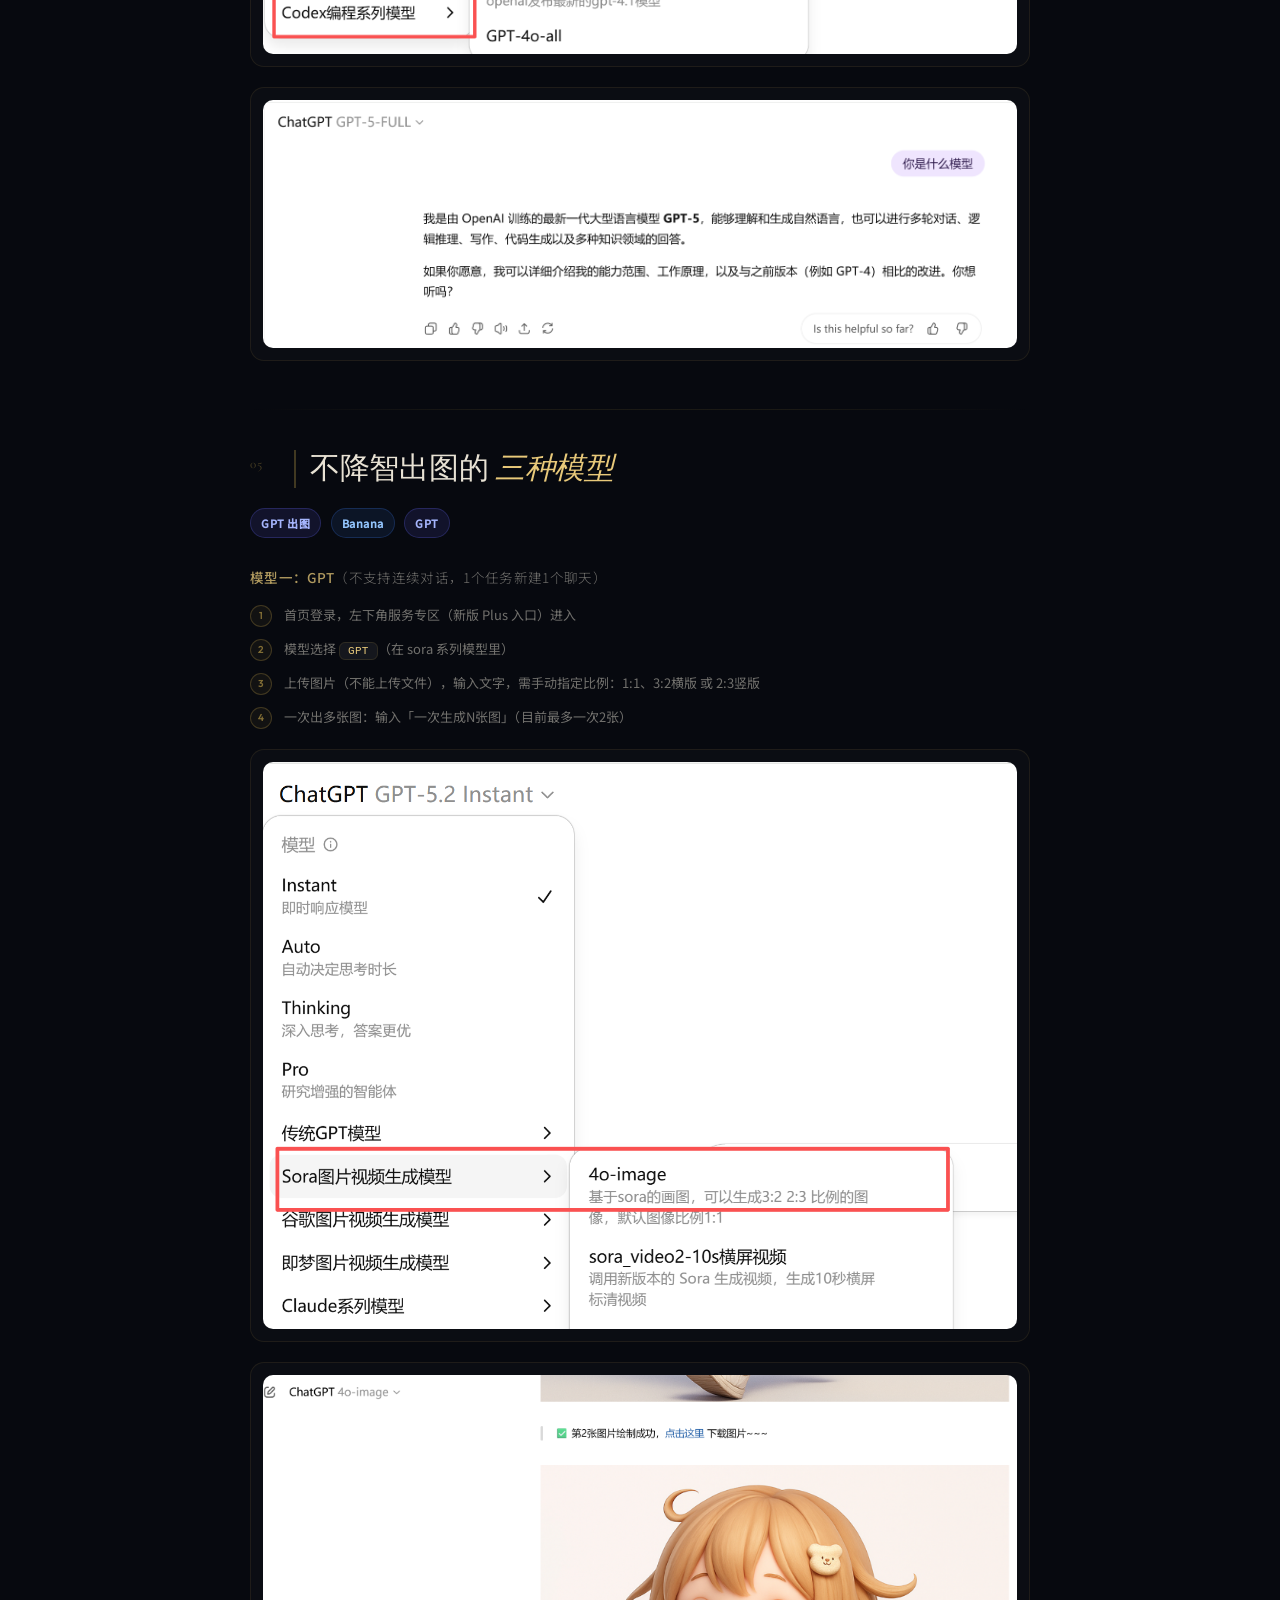
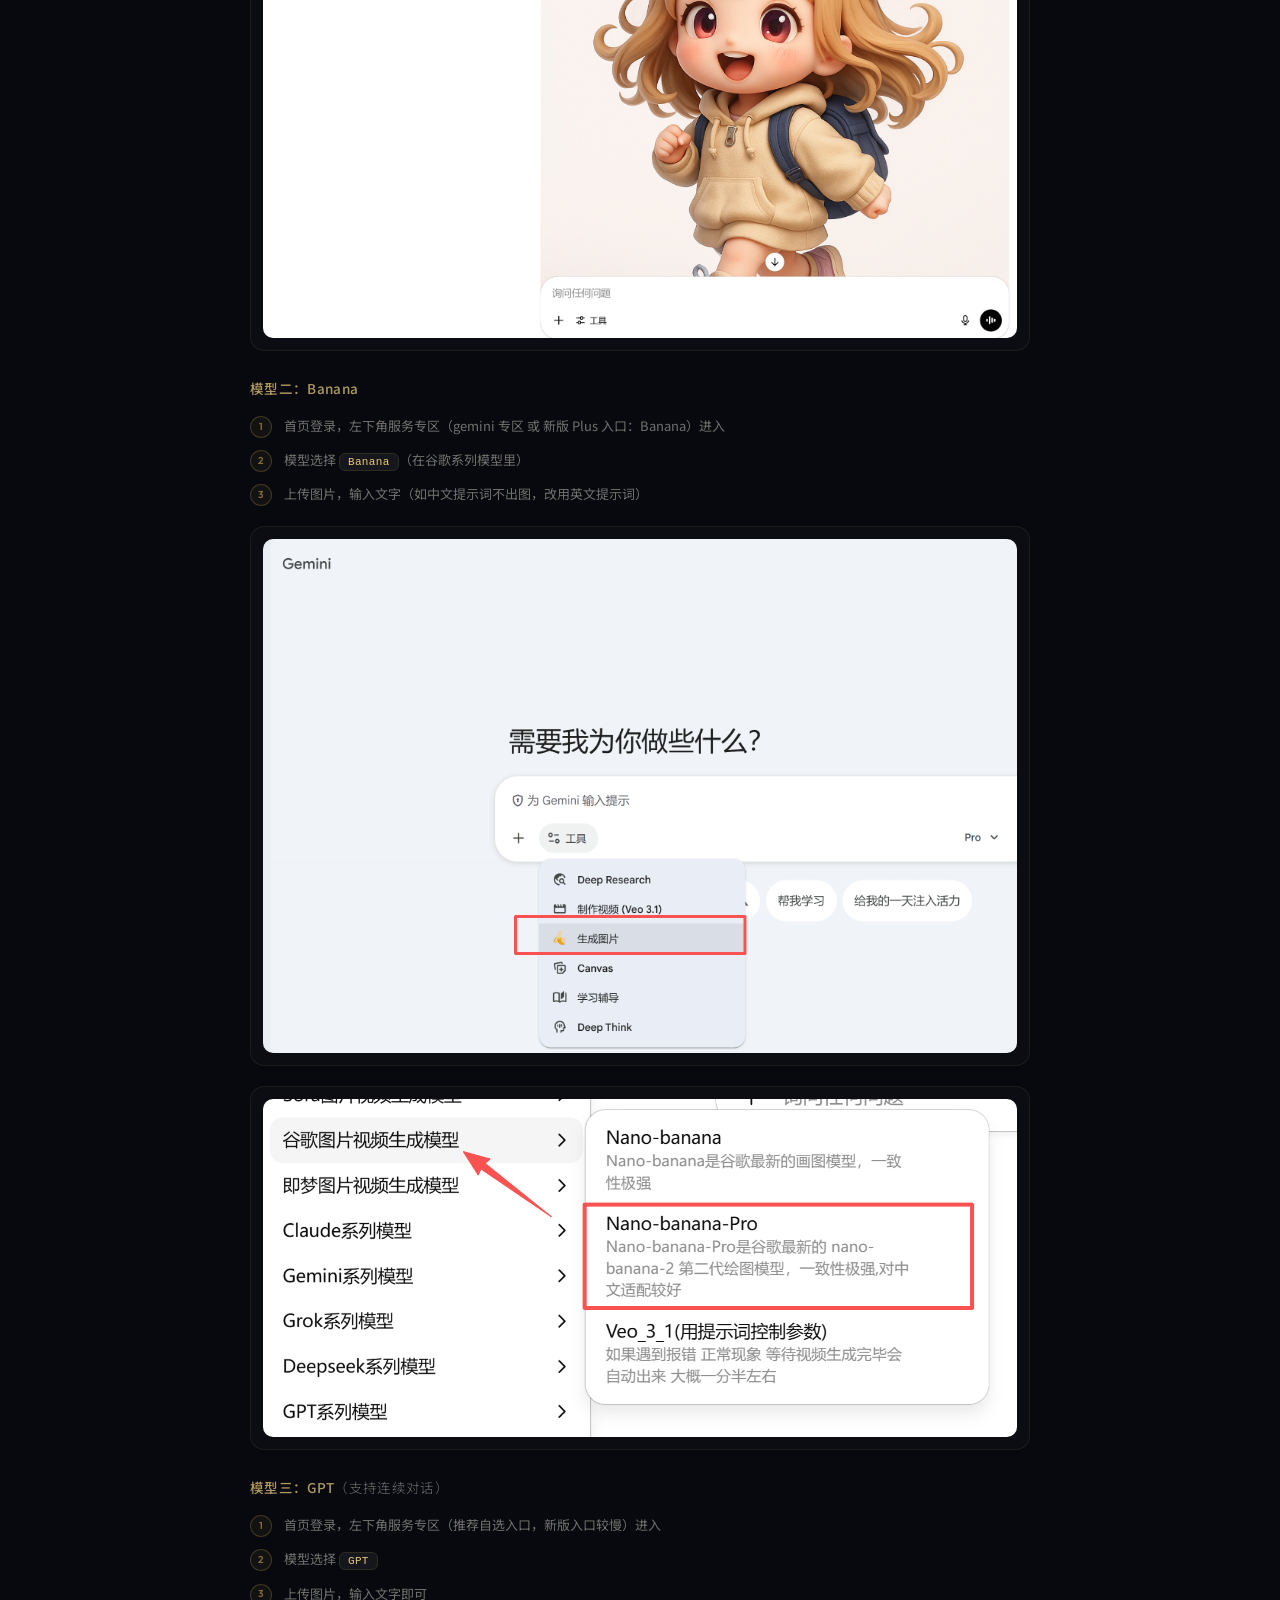
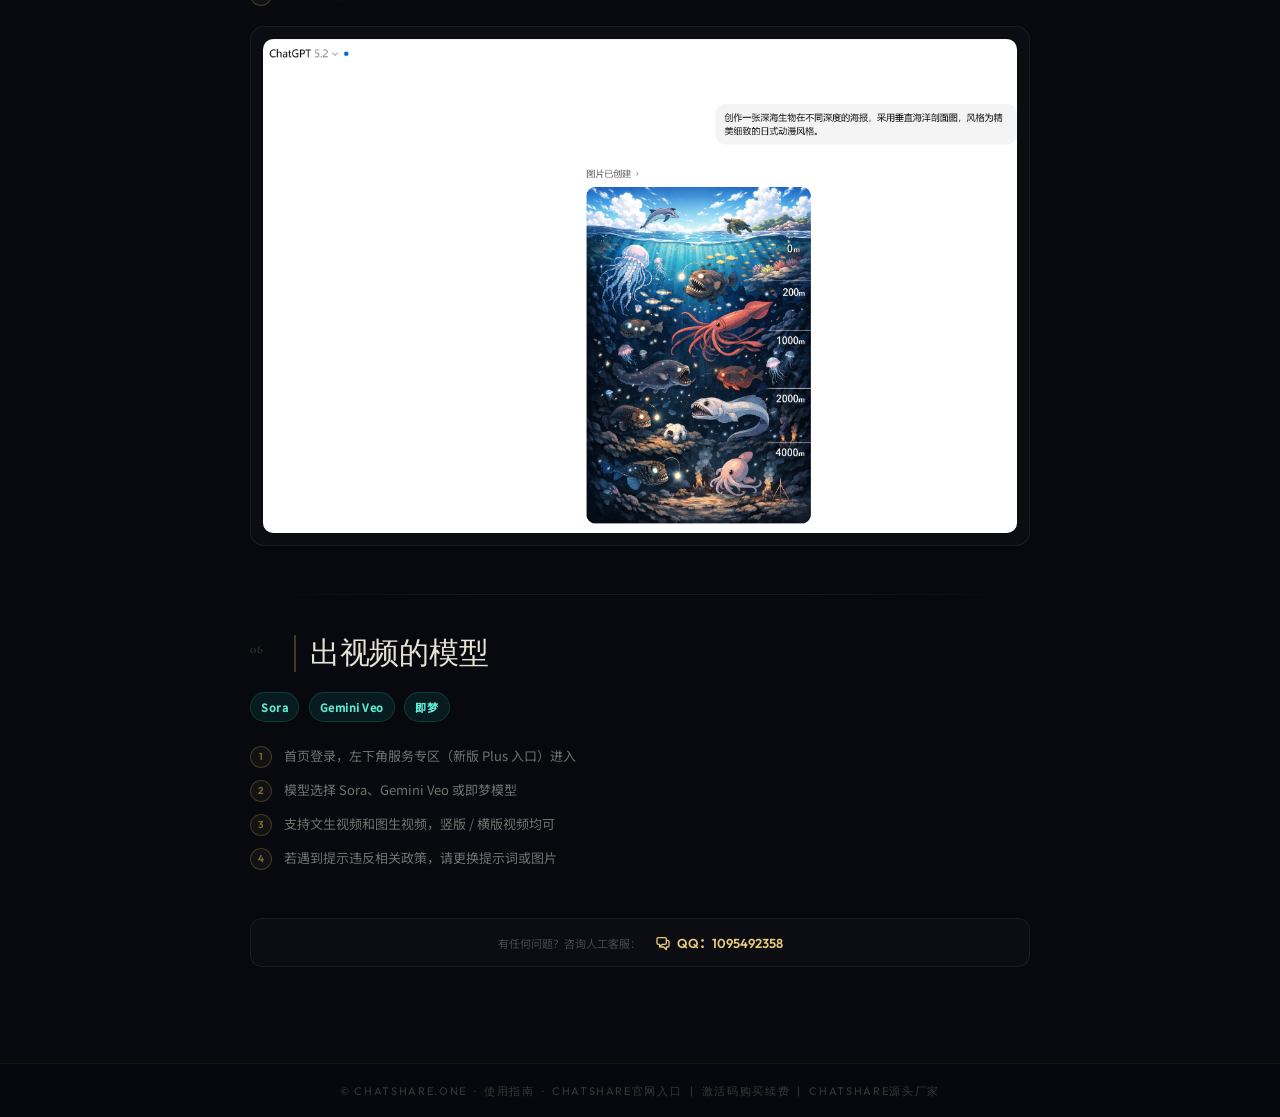
<file: help.html>
﻿<!DOCTYPE html>
<html lang="zh-CN">
<head>
  <meta charset="UTF-8">
  <meta name="viewport" content="width=device-width, initial-scale=1.0">
  <title>ChatShare官网入口 - 登录教程与各模型使用指南 | 激活码购买续费</title>
  <meta name="description" content="ChatShare官网入口完整使用指南：包含ChatShare网页版登录入口教程、ChatShare激活码购买与续费说明、ChatShare官方下载方式。源头厂家直供，支持ChatGPT、Claude、Gemini、Grok等多模型一键切换，国内网络直连，无次数限制。">
  <meta name="keywords" content="chatshare官网入口,chatshare官网,chatshare激活码,chatshare怎么续费,chatshare官方下载,chatshare网页版登录入口,chatshare源头厂家,chatgpt使用教程,claude使用教程,AI模型使用指南">

  <link rel="preconnect" href="https://fonts.googleapis.com">
  <link rel="preconnect" href="https://fonts.gstatic.com" crossorigin>
  <link href="static/css/css2-CormorantGaramonditalwght030004000500060013001400_Outfitwght300400500600700_NotoSansSCwght300400500_swap.css" rel="stylesheet">

  <style>
    :root {
      --gold:        #c9a84c;
      --gold-light:  #e8c97a;
      --gold-dim:    rgba(201,168,76,0.45);
      --gold-faint:  rgba(201,168,76,0.12);
      --ink:         #ede8df;
      --ink-dim:     rgba(220,215,205,0.6);
      --ink-muted:   rgba(180,175,165,0.4);
      --bg:          #07090f;
      --surface:     rgba(255,255,255,0.028);
      --border:      rgba(201,168,76,0.14);
      --border-mid:  rgba(201,168,76,0.22);
    }

    *, *::before, *::after { box-sizing: border-box; margin: 0; padding: 0; }
    html { scroll-behavior: smooth; }

    body {
      font-family: 'Outfit', 'Noto Sans SC', sans-serif;
      background: var(--bg);
      color: var(--ink);
      overflow-x: hidden;
      min-height: 100vh;
      display: flex;
      flex-direction: column;
    }

    /* ── Background ── */
    .bg-layer {
      position: fixed;
      inset: 0;
      z-index: 0;
      pointer-events: none;
    }
    .bg-layer::before {
      content: '';
      position: absolute;
      inset: 0;
      background:
        radial-gradient(ellipse 80% 50% at 50% -10%, rgba(30,50,120,0.5) 0%, transparent 60%),
        radial-gradient(ellipse 60% 40% at 80% 90%, rgba(100,70,15,0.15) 0%, transparent 55%),
        radial-gradient(ellipse 50% 60% at 10% 70%, rgba(20,35,100,0.3) 0%, transparent 55%);
      animation: breathe 16s ease-in-out infinite;
    }
    .bg-layer::after {
      content: '';
      position: absolute;
      inset: 0;
      background-image: url("data:image/svg+xml,%3Csvg xmlns='http://www.w3.org/2000/svg' width='300' height='300'%3E%3Cfilter id='g'%3E%3CfeTurbulence type='fractalNoise' baseFrequency='0.85' numOctaves='4' stitchTiles='stitch'/%3E%3C/filter%3E%3Crect width='300' height='300' filter='url(%23g)' opacity='0.03'/%3E%3C/svg%3E");
      opacity: 0.6;
    }
    @keyframes breathe {
      0%,100% { transform: scale(1); opacity: .9; }
      50%      { transform: scale(1.04); opacity: 1; }
    }

    /* ── Nav ── */
    nav {
      position: fixed;
      top: 0; left: 0; right: 0;
      z-index: 100;
      height: 56px;
      display: flex;
      align-items: center;
      justify-content: space-between;
      padding: 0 clamp(24px, 5vw, 80px);
      background: rgba(7,9,15,0.75);
      backdrop-filter: blur(20px);
      border-bottom: 1px solid rgba(201,168,76,0.08);
    }
    .nav-logo {
      font-family: 'Outfit', sans-serif;
      font-size: 17px;
      font-weight: 600;
      letter-spacing: -0.01em;
      color: var(--ink);
      text-decoration: none;
    }
    .nav-logo span {
      background: linear-gradient(130deg, var(--gold-light), var(--gold));
      -webkit-background-clip: text;
      -webkit-text-fill-color: transparent;
      font-weight: 800;
    }
    .nav-links {
      display: flex;
      align-items: center;
      gap: 24px;
    }
    .nav-link {
      font-size: 12px;
      font-weight: 500;
      color: rgba(220,215,205,0.45);
      text-decoration: none;
      letter-spacing: 0.06em;
      transition: color .25s;
    }
    .nav-link:hover { color: var(--gold-light); }

    /* ── Page ── */
    .page {
      position: relative;
      z-index: 1;
      padding-top: 56px;
      flex: 1;
    }

    /* ── Hero ── */
    .hero {
      text-align: center;
      padding: clamp(40px, 6vw, 72px) clamp(20px, 5vw, 80px) clamp(20px, 3vw, 32px);
      position: relative;
    }
    .hero-glow {
      position: absolute;
      top: 0; left: 50%;
      transform: translateX(-50%);
      width: min(700px, 90vw);
      height: 260px;
      background: radial-gradient(ellipse, rgba(201,168,76,0.06) 0%, transparent 70%);
      pointer-events: none;
    }
    .hero-eyebrow {
      display: inline-flex;
      align-items: center;
      gap: 12px;
      margin-bottom: 20px;
      opacity: 0;
      animation: fadeUp .8s .1s ease forwards;
    }
    .hero-eyebrow-line {
      width: 40px; height: 1px;
      background: linear-gradient(90deg, transparent, var(--gold-dim));
    }
    .hero-eyebrow-line.r { background: linear-gradient(90deg, var(--gold-dim), transparent); }
    .hero-eyebrow-text {
      font-size: 10px;
      font-weight: 600;
      letter-spacing: 0.25em;
      color: rgba(201,168,76,0.5);
      text-transform: uppercase;
    }
    .hero-title {
      font-family: 'Cormorant Garamond', serif;
      font-size: clamp(28px, 4.5vw, 54px);
      font-weight: 300;
      line-height: 1.18;
      color: var(--ink);
      letter-spacing: -0.02em;
      margin-bottom: 12px;
      opacity: 0;
      animation: fadeUp .9s .2s ease forwards;
    }
    .hero-title em { font-style: italic; color: var(--gold-light); }
    .hero-sub {
      font-size: 13px;
      color: var(--ink-muted);
      font-weight: 300;
      letter-spacing: 0.06em;
      opacity: 0;
      animation: fadeUp .9s .3s ease forwards;
    }

    /* ── Quick links ── */
    .quick-links {
      display: flex;
      flex-wrap: wrap;
      justify-content: center;
      gap: 10px;
      padding: clamp(20px,3vw,32px) clamp(20px,5vw,80px);
      opacity: 0;
      animation: fadeUp .9s .4s ease forwards;
    }
    .ql-chip {
      display: inline-flex;
      align-items: center;
      gap: 7px;
      padding: 7px 16px;
      border-radius: 100px;
      border: 1px solid rgba(201,168,76,0.18);
      background: rgba(201,168,76,0.045);
      font-size: 12px;
      font-weight: 500;
      color: rgba(232,201,122,0.75);
      text-decoration: none;
      letter-spacing: 0.03em;
      transition: all .25s;
    }
    .ql-chip:hover {
      background: rgba(201,168,76,0.1);
      border-color: rgba(201,168,76,0.35);
      color: var(--gold-light);
      transform: translateY(-2px);
    }
    .ql-chip svg { opacity: 0.6; flex-shrink: 0; }

    .hr-gold {
      width: 100%; height: 1px;
      background: linear-gradient(90deg, transparent, rgba(201,168,76,0.2) 30%, rgba(201,168,76,0.2) 70%, transparent);
    }

    /* ── Main content ── */
    .content-wrap {
      max-width: 860px;
      margin: 0 auto;
      padding: clamp(40px,6vw,72px) clamp(20px,5vw,40px) clamp(56px,8vw,96px);
      opacity: 0;
      animation: fadeUp .9s .5s ease forwards;
    }

    /* Section label */
    .section-label {
      display: flex;
      align-items: center;
      gap: 14px;
      margin-bottom: 36px;
    }
    .section-label-line {
      flex: 1; height: 1px;
      background: linear-gradient(90deg, rgba(201,168,76,0.2), transparent);
    }
    .section-label-text {
      font-size: 9px;
      font-weight: 600;
      letter-spacing: 0.3em;
      color: rgba(201,168,76,0.4);
      text-transform: uppercase;
      white-space: nowrap;
    }

    /* ── Tip / Warning blocks ── */
    .tip-block, .warn-block {
      display: flex;
      gap: 0;
      align-items: stretch;
      margin: 24px 0;
      border-radius: 12px;
      overflow: hidden;
      border: 1px solid;
    }
    .tip-block {
      border-color: rgba(99,102,241,0.2);
      background: rgba(99,102,241,0.05);
    }
    .warn-block {
      border-color: rgba(245,158,11,0.2);
      background: rgba(245,158,11,0.04);
    }
    .tip-bar  { width: 3px; flex-shrink: 0; background: linear-gradient(180deg, #6366f1, rgba(99,102,241,0.15)); }
    .warn-bar { width: 3px; flex-shrink: 0; background: linear-gradient(180deg, #f59e0b, rgba(245,158,11,0.15)); }
    .block-body {
      padding: 14px 18px;
      font-family: 'Noto Sans SC', sans-serif;
      font-size: 13px;
      line-height: 1.9;
      letter-spacing: 0.02em;
    }
    .tip-block  .block-body { color: rgba(180,185,240,0.85); }
    .warn-block .block-body { color: rgba(240,200,140,0.8); }
    .block-body strong { font-weight: 600; opacity: 1; }

    /* ── Numbered sections ── */
    .doc-section {
      margin-bottom: 48px;
    }
    .doc-section-head {
      display: flex;
      align-items: flex-start;
      gap: 16px;
      margin-bottom: 20px;
    }
    .section-num {
      font-family: 'Cormorant Garamond', serif;
      font-size: 13px;
      color: rgba(201,168,76,0.35);
      letter-spacing: 0.1em;
      padding-top: 6px;
      flex-shrink: 0;
      width: 28px;
    }
    .section-title {
      font-family: 'Cormorant Garamond', serif;
      font-size: clamp(20px, 2.8vw, 30px);
      font-weight: 400;
      color: #e8e2d4;
      line-height: 1.25;
      letter-spacing: -0.01em;
      border-left: 2px solid rgba(201,168,76,0.3);
      padding-left: 14px;
    }
    .section-title em { font-style: italic; color: var(--gold-light); }

    .doc-body {
      font-family: 'Noto Sans SC', sans-serif;
      font-size: 13.5px;
      line-height: 2;
      color: rgba(200,196,185,0.55);
      font-weight: 300;
      letter-spacing: 0.025em;
    }
    .doc-body p { margin-bottom: 12px; }
    .doc-body strong {
      color: rgba(232,201,122,0.75);
      font-weight: 500;
    }
    .doc-body a {
      color: rgba(147,197,253,0.8);
      text-decoration: none;
      border-bottom: 1px solid rgba(147,197,253,0.25);
      transition: all .2s;
    }
    .doc-body a:hover {
      color: #93c5fd;
      border-bottom-color: rgba(147,197,253,0.6);
    }

    /* step list */
    .step-list {
      list-style: none;
      margin: 16px 0;
      display: flex;
      flex-direction: column;
      gap: 10px;
    }
    .step-list li {
      display: flex;
      align-items: flex-start;
      gap: 12px;
      font-family: 'Noto Sans SC', sans-serif;
      font-size: 13px;
      color: rgba(200,196,185,0.55);
      line-height: 1.85;
    }
    .step-num {
      display: inline-flex;
      align-items: center;
      justify-content: center;
      width: 22px; height: 22px;
      border-radius: 50%;
      border: 1px solid rgba(201,168,76,0.25);
      background: rgba(201,168,76,0.06);
      font-family: 'Outfit', sans-serif;
      font-size: 10px;
      font-weight: 600;
      color: rgba(201,168,76,0.6);
      flex-shrink: 0;
      margin-top: 2px;
    }

    /* inline code */
    .inline-code {
      font-family: ui-monospace, 'Cascadia Code', Menlo, monospace;
      font-size: 12px;
      background: rgba(255,255,255,0.06);
      border: 1px solid rgba(201,168,76,0.14);
      border-radius: 6px;
      padding: 2px 8px;
      color: var(--gold-light);
      letter-spacing: 0.03em;
    }

    /* method card */
    .method-grid {
      display: grid;
      grid-template-columns: 1fr 1fr;
      gap: 12px;
      margin: 20px 0;
    }
    @media (max-width: 600px) { .method-grid { grid-template-columns: 1fr; } }
    .method-card {
      border: 1px solid var(--border);
      border-radius: 14px;
      background: var(--surface);
      padding: 22px 20px;
      transition: all .35s;
    }
    .method-card:hover {
      border-color: var(--border-mid);
      background: rgba(255,255,255,0.04);
    }
    .method-label {
      font-size: 9px;
      font-weight: 700;
      letter-spacing: 0.18em;
      text-transform: uppercase;
      color: rgba(201,168,76,0.45);
      margin-bottom: 8px;
    }
    .method-name {
      font-family: 'Cormorant Garamond', serif;
      font-size: 18px;
      font-weight: 400;
      color: #e0dbd0;
      margin-bottom: 8px;
    }
    .method-desc {
      font-family: 'Noto Sans SC', sans-serif;
      font-size: 12px;
      color: rgba(150,155,170,0.5);
      line-height: 1.85;
    }

    /* image box */
    .img-box {
      margin: 20px 0;
      border: 1px solid rgba(201,168,76,0.1);
      border-radius: 14px;
      padding: 12px;
      background: rgba(255,255,255,0.02);
      text-align: center;
    }
    .img-box img {
      max-width: 100%;
      height: auto;
      border-radius: 10px;
      display: block;
      margin: 0 auto;
    }
    .img-caption {
      margin-top: 8px;
      font-size: 11px;
      color: rgba(150,155,170,0.35);
      letter-spacing: 0.04em;
    }

    /* model tag */
    .model-tag {
      display: inline-flex;
      align-items: center;
      gap: 5px;
      padding: 3px 10px;
      border-radius: 100px;
      font-size: 11px;
      font-weight: 600;
      letter-spacing: 0.05em;
      margin-right: 6px;
      margin-bottom: 6px;
    }
    .tag-gpt   { background: rgba(99,102,241,0.12); border: 1px solid rgba(99,102,241,0.25); color: #a5b4fc; }
    .tag-claude{ background: rgba(245,158,11,0.1);  border: 1px solid rgba(245,158,11,0.22); color: #fcd34d; }
    .tag-gemini{ background: rgba(59,130,246,0.1);  border: 1px solid rgba(59,130,246,0.22); color: #93c5fd; }
    .tag-image { background: rgba(236,72,153,0.1);  border: 1px solid rgba(236,72,153,0.22); color: #f9a8d4; }
    .tag-video { background: rgba(20,184,166,0.1);  border: 1px solid rgba(20,184,166,0.22); color: #5eead4; }

    /* divider */
    .section-divider {
      width: 100%; height: 1px;
      background: linear-gradient(90deg, transparent, rgba(201,168,76,0.1) 30%, rgba(201,168,76,0.1) 70%, transparent);
      margin: 40px 0;
    }

    /* contact */
    .contact-bar {
      display: flex;
      align-items: center;
      justify-content: center;
      gap: 14px;
      flex-wrap: wrap;
      padding: 14px 24px;
      border: 1px solid rgba(201,168,76,0.1);
      border-radius: 12px;
      background: rgba(255,255,255,0.018);
      margin-top: 40px;
      transition: border-color .3s;
    }
    .contact-bar:hover { border-color: rgba(201,168,76,0.2); }
    .contact-label { font-size: 11px; color: rgba(155,160,175,0.4); }
    .contact-link {
      display: inline-flex; align-items: center; gap: 6px;
      font-size: 13px; font-weight: 600;
      color: var(--gold-light);
      text-decoration: none;
      transition: opacity .25s;
    }
    .contact-link:hover { opacity: 0.75; }
    .contact-hours {
      font-size: 10px;
      color: rgba(155,160,175,0.35);
      border: 1px solid rgba(201,168,76,0.15);
      background: rgba(201,168,76,0.04);
      padding: 2px 7px;
      border-radius: 4px;
      letter-spacing: 0.06em;
    }

    /* Footer */
    footer {
      border-top: 1px solid rgba(201,168,76,0.08);
      background: rgba(7,9,15,0.8);
      padding: 20px;
      text-align: center;
      position: relative;
      z-index: 1;
    }
    footer p {
      font-size: 11px;
      color: rgba(130,125,115,0.4);
      letter-spacing: 0.15em;
      text-transform: uppercase;
      font-family: 'Outfit', sans-serif;
    }

    @keyframes fadeUp {
      from { opacity: 0; transform: translateY(20px); }
      to   { opacity: 1; transform: translateY(0); }
    }
  </style>
</head>

<body>
  <div class="bg-layer"></div>

  <nav>
    <a href="index.html" class="nav-logo">ChatShare<span>.one</span></a>
    <div class="nav-links">
      <a href="https://node1.chatshare.biz/list/" target="_blank" class="nav-link">登录入口</a>
      <a href="https://fcai.me/chatshare" target="_blank" class="nav-link">激活码购买</a>
      <a href="https://qm.qq.com/q/r15K2RpmZq" target="_blank" class="nav-link">人工客服</a>
    </div>
  </nav>

  <div class="page">

    <!-- Hero -->
    <section class="hero">
      <div class="hero-glow"></div>
      <div class="hero-eyebrow">
        <div class="hero-eyebrow-line"></div>
        <span class="hero-eyebrow-text">Help Center · 使用指南</span>
        <div class="hero-eyebrow-line r"></div>
      </div>
      <h1 class="hero-title">
        ChatShare<br> <em>使用指南</em>
      </h1>
      <p class="hero-sub">ChatShare官网入口 · 网页版登录 · 激活码使用 · 各模型教程</p>
    </section>

    <!-- Quick links -->
    <div class="quick-links">
      <a href="index.html" target="_blank" class="ql-chip">
        <svg width="12" height="12" fill="none" stroke="currentColor" viewbox="0 0 24 24"><path stroke-linecap="round" stroke-linejoin="round" stroke-width="2" d="M3 12l2-2m0 0l7-7 7 7M5 10v10a1 1 0 001 1h3m10-11l2 2m-2-2v10a1 1 0 01-1 1h-3m-6 0a1 1 0 001-1v-4a1 1 0 011-1h2a1 1 0 011 1v4a1 1 0 001 1m-6 0h6"></path></svg>
        ChatShare 官网入口
      </a>
      <a href="https://fcai.me/chatshare" target="_blank" class="ql-chip">
        <svg width="12" height="12" fill="none" stroke="currentColor" viewbox="0 0 24 24"><path stroke-linecap="round" stroke-linejoin="round" stroke-width="2" d="M3 3h2l.4 2M7 13h10l4-8H5.4M7 13L5.4 5M7 13l-2.293 2.293c-.63.63-.184 1.707.707 1.707H17m0 0a2 2 0 100 4 2 2 0 000-4zm-8 2a2 2 0 11-4 0 2 2 0 014 0z"></path></svg>
        激活码购买 / 续费
      </a>
      <a href="papre.html" target="_blank" class="ql-chip">
        <svg width="12" height="12" fill="none" stroke="currentColor" viewbox="0 0 24 24"><path stroke-linecap="round" stroke-linejoin="round" stroke-width="2" d="M9 12h6m-6 4h6m2 5H7a2 2 0 01-2-2V5a2 2 0 012-2h5.586a1 1 0 01.707.293l5.414 5.414a1 1 0 01.293.707V19a2 2 0 01-2 2z"></path></svg>
        论文撰写提示词
      </a>
      <a href="prompt.html" target="_blank" class="ql-chip">
        <svg width="12" height="12" fill="none" stroke="currentColor" viewbox="0 0 24 24"><path stroke-linecap="round" stroke-linejoin="round" stroke-width="2" d="M7 21a4 4 0 01-4-4V5a2 2 0 012-2h4a2 2 0 012 2v12a4 4 0 01-4 4zm0 0h12a2 2 0 002-2v-4a2 2 0 00-2-2h-2.343M11 7.343l1.657-1.657a2 2 0 012.828 0l2.829 2.829a2 2 0 010 2.828l-8.486 8.485M7 17h.01"></path></svg>
        科研绘图提示词
      </a>
    </div>

    <div class="hr-gold"></div>

    <!-- Main content -->
    <div class="content-wrap">

      <div class="section-label">
        <div class="section-label-line"></div>
        <span class="section-label-text">User Guide</span>
        <div class="section-label-line" style="background:linear-gradient(90deg,transparent,rgba(201,168,76,0.2));"></div>
      </div>

      <!-- Intro -->
      <div class="doc-body" style="margin-bottom: 24px;">
        <p>欢迎使用 <strong>ChatShare官网</strong>！本指南将帮助您快速上手 <strong>ChatShare网页版登录入口</strong>，完成激活码绑定与各模型使用。我们是正规 <strong>ChatShare源头厂家</strong>，集成 <strong>ChatGPT、Claude、Grok、Gemini、Banana、Sora</strong> 等多种模型，一键切换，国内网络直接访问，电脑、手机、平板均可用。真正做到了单人独享，模型通用，无次数限制，聊天记录隔离，拒绝拼车！</p>
      </div>

      <div class="tip-block">
        <div class="tip-bar"></div>
        <div class="block-body">本系统已同步更新至最新版 <strong>GPT</strong>，最新上线 gemini 专区（可用 Banana），所有模型均无次数限制，欢迎使用！</div>
      </div>

      <!-- Section 1 -->
      <div class="doc-section">
        <div class="doc-section-head">
          <span class="section-num">01</span>
          <div class="section-title">系统地址</div>
        </div>
        <div class="doc-body">
          <p><strong>ChatShare 官网入口</strong>登录地址：<span class="inline-code"><a href="index.html" target="_blank">chatshare.ren</a></span></p>
          <p style="margin-top:10px;font-size:13px;color:var(--ink-dim);">支持网页版直接使用，也可前往 <a href="index.html" target="_blank" style="color:var(--gold);">ChatShare官方下载</a> 客户端，覆盖 Windows、Mac、iOS、Android 全平台。</p>
        </div>
      </div>

      <div class="section-divider"></div>

      <!-- Section 2 -->
      <div class="doc-section">
        <div class="doc-section-head">
          <span class="section-num">02</span>
          <div class="section-title">ChatShare激活码购买、激活与续费</div>
        </div>
        <div class="doc-body">
          <p>购买地址：<span class="inline-code"><a href="https://fcai.me/chatshare" target="_blank">fcai.me/chatshare</a></span>（自助提取 <strong>ChatShare 激活码</strong>,如遇网站打不开或支付问题，请加 <a href="https://qun.qq.com/universal-share/share?ac=1&authKey=mcc%2FX%2Fz7RMGYIRzIVpg8%2FZJVfWX0K1%2F75T0UxBGZ%2BVRkoQ6pxhgUgo7ATOg%2FWsdp&busi_data=eyJncm91cENvZGUiOiIxMDk1NDkyMzU4IiwidG9rZW4iOiIrOG5aeEVTdERFZWVUOHpyQjNSbEl0TXpHOVFGbHdlR1NTY1ZuMFJzd2FBSktlK0lnbjJmOEVLYzFUTG5rSFBLIiwidWluIjoiNTM0NDkzOTQ3In0%3D&data=r2P5ODbUq3UhszK7X2rtHqOWJhXHkHOn7XldeA_zuXTVNQ2SRIK94V-N9HACobJWns_jIayjmc19ivcaSLXu0Q&svctype=4&tempid=h5_group_info" target="_blank">人工客服：1095492358</a>）</p>
          <p style="margin-top:8px;"><strong>ChatShare 怎么续费？</strong>老用户登录账号后，前往 <a href="https://fcai.me/chatshare" target="_blank" style="color:var(--gold);">fcai.me/chatshare</a> 下单新激活码，激活码支持叠加续期，操作简单便捷。</p>
          <p style="margin-top:8px;"><strong>7天及以上</strong>额外赠送 Gemini 镜像；<strong>30天及以上</strong>额外赠送 Claude Max 镜像、Gemini 镜像及 Midjourney 镜像。</p>
        </div>
        <ul class="step-list" style="margin-top:16px;">
          <li><span class="step-num">①</span><span>首次用户：在本系统自行注册账号，下单激活码，订单页拿到激活码后输入激活</span></li>
          <li><span class="step-num">②</span><span>老用户：登录已有账号，下单激活码，订单页拿到激活码后输入激活，激活码可叠加使用</span></li>
          <li><span class="step-num">③</span><span>本店也可代开或代充官网 GPT Plus/Pro 账号，稳定不封号，包售后，可开票，官网直登（需自备魔法工具）</span></li>
        </ul>
        <div class="img-box" style="margin-top:20px;">
          <img src="static/picture/1.jpg" alt="使用激活码界面">
        </div>
      </div>

      <div class="section-divider"></div>

      <!-- Section 3 -->
      <div class="doc-section">
        <div class="doc-section-head">
          <span class="section-num">03</span>
          <div class="section-title">ChatShare网页版登录入口与使用教程</div>
        </div>
        <div class="doc-body">
          <p>服务专区各入口说明：</p>
          <p><strong>自选 Plus 入口</strong>：直连 GPT 官网，右侧手动选择节点登录，次数用完后点击换号选择其他节点，靠前的节点聪明不降智。</p>
          <p><strong>新版 Plus 入口</strong>：聚合 GPT、Gemini、Claude、Grok、Sora、Banana、即梦等诸多模型，左上角切换模型即可使用，无需来回换号。</p>
          <p><strong>Gemini 专区</strong>：Gemini 官网镜像版（含 Banana 模型）</p>
          <p><strong>Claude 专区</strong>：Claude 官网镜像版，每天下午会上架 Claude Max 供使用。</p>
          <p><strong>Midjourney 专区</strong>：Midjourney 官网镜像版</p>
        </div>

        <div class="warn-block" style="margin: 20px 0;">
          <div class="warn-bar"></div>
          <div class="block-body">本系统不保存聊天记录，所有记录均保存在底层官网账号上，若底层账号被封号则记录会丢失，<strong>重要聊天记录请务必导出到本地！</strong></div>
        </div>

        <div class="img-box"><img src="static/picture/2.png" alt="服务专区界面"></div>
        <div class="img-box"><img src="static/picture/3.png" alt="模型选择界面"></div>
        <div class="img-box"><img src="static/picture/4.png" alt="输入网址"></div>
        <div class="img-box"><img src="static/picture/5.png" alt="登录账号"></div>
        <div class="img-box"><img src="static/picture/6.png" alt="选择入口"></div>
        <div class="img-box"><img src="static/picture/7.png" alt="界面介绍"></div>
        <div class="img-box"><img src="static/picture/8.png" alt="模型切换"></div>
        <div class="img-box"><img src="static/picture/9.png" alt="图片9"></div>
        <div class="img-box"><img src="static/picture/10.png" alt="其他设置"></div>
      </div>

      <div class="section-divider"></div>

      <!-- Section 4 -->
      <div class="doc-section">
        <div class="doc-section-head">
          <span class="section-num">04</span>
          <div class="section-title">不降智使用 <em>GPT</em> 的两种方法</div>
        </div>

        <div class="method-grid">
          <div class="method-card">
            <div class="method-label">方法一</div>
            <div class="method-name">自选 Plus 系统</div>
            <div class="method-desc">支持上传各种类型文档（≤50M）；任意选择 team/plus 节点进入；左上角切换 GPT 模型；若节点降智点击换号切换。</div>
          </div>
          <div class="method-card">
            <div class="method-label">方法二</div>
            <div class="method-name">新版 / 备用 Plus</div>
            <div class="method-desc">左上角切换模型，选择 GPT 系列即可；补充满血不降智 API 模型：<span class="inline-code" style="font-size:11px;">GPT</span></div>
          </div>
        </div>

        <div class="img-box"><img src="static/picture/11.png" alt="自选plus节点"></div>
        <div class="img-box"><img src="static/picture/12.png" alt="图片12"></div>
        <div class="img-box"><img src="static/picture/13.png" alt="新版Plus模型选择"></div>
        <div class="img-box"><img src="static/picture/14.png" alt="图片14"></div>
      </div>

      <div class="section-divider"></div>

      <!-- Section 5 -->
      <div class="doc-section">
        <div class="doc-section-head">
          <span class="section-num">05</span>
          <div class="section-title">不降智出图的 <em>三种模型</em></div>
        </div>

        <div class="doc-body" style="margin-bottom: 20px;">
          <span class="model-tag tag-gpt">GPT 出图</span>
          <span class="model-tag tag-gemini">Banana</span>
          <span class="model-tag tag-gpt">GPT</span>
        </div>

        <div class="doc-body">
          <p><strong>模型一：GPT</strong>（不支持连续对话，1个任务新建1个聊天）</p>
        </div>
        <ul class="step-list" style="margin: 12px 0 20px;">
          <li><span class="step-num">1</span><span>首页登录，左下角服务专区（新版 Plus 入口）进入</span></li>
          <li><span class="step-num">2</span><span>模型选择 <span class="inline-code" style="font-size:11px;">GPT</span>（在 sora 系列模型里）</span></li>
          <li><span class="step-num">3</span><span>上传图片（不能上传文件），输入文字，需手动指定比例：1:1、3:2横版 或 2:3竖版</span></li>
          <li><span class="step-num">4</span><span>一次出多张图：输入「一次生成N张图」（目前最多一次2张）</span></li>
        </ul>
        <div class="img-box"><img src="static/picture/15.png" alt="GPT界面"></div>
        <div class="img-box"><img src="static/picture/16.png" alt="GPT出图效果"></div>

        <div class="doc-body" style="margin-top: 24px;">
          <p><strong>模型二：Banana</strong></p>
        </div>
        <ul class="step-list" style="margin: 12px 0 20px;">
          <li><span class="step-num">1</span><span>首页登录，左下角服务专区（gemini 专区 或 新版 Plus 入口：Banana）进入</span></li>
          <li><span class="step-num">2</span><span>模型选择 <span class="inline-code" style="font-size:11px;">Banana</span>（在谷歌系列模型里）</span></li>
          <li><span class="step-num">3</span><span>上传图片，输入文字（如中文提示词不出图，改用英文提示词）</span></li>
        </ul>
        <div class="img-box"><img src="static/picture/17.png" alt="Gemini专区"></div>
        <div class="img-box"><img src="static/picture/18.png" alt="新版plus Banana模型"></div>

        <div class="doc-body" style="margin-top: 24px;">
          <p><strong>模型三：GPT</strong>（支持连续对话）</p>
        </div>
        <ul class="step-list" style="margin: 12px 0 20px;">
          <li><span class="step-num">1</span><span>首页登录，左下角服务专区（推荐自选入口，新版入口较慢）进入</span></li>
          <li><span class="step-num">2</span><span>模型选择 <span class="inline-code" style="font-size:11px;">GPT</span></span></li>
          <li><span class="step-num">3</span><span>上传图片，输入文字即可</span></li>
        </ul>
        <div class="img-box"><img src="static/picture/19.png" alt="GPT.2出图"></div>
      </div>

      <div class="section-divider"></div>

      <!-- Section 6 -->
      <div class="doc-section">
        <div class="doc-section-head">
          <span class="section-num">06</span>
          <div class="section-title">出视频的模型</div>
        </div>

        <div class="doc-body" style="margin-bottom: 16px;">
          <span class="model-tag tag-video">Sora</span>
          <span class="model-tag tag-video">Gemini Veo</span>
          <span class="model-tag tag-video">即梦</span>
        </div>

        <ul class="step-list" style="margin-bottom: 20px;">
          <li><span class="step-num">1</span><span>首页登录，左下角服务专区（新版 Plus 入口）进入</span></li>
          <li><span class="step-num">2</span><span>模型选择 Sora、Gemini Veo 或即梦模型</span></li>
          <li><span class="step-num">3</span><span>支持文生视频和图生视频，竖版 / 横版视频均可</span></li>
          <li><span class="step-num">4</span><span>若遇到提示违反相关政策，请更换提示词或图片</span></li>
        </ul>
      </div>
      <!-- QQ -->
      <div class="contact-bar">
        <span class="contact-label">有任何问题？咨询人工客服：</span>
        <a href="https://qm.qq.com/q/r15K2RpmZq" target="_blank" class="contact-link">
          <svg width="16" height="16" fill="none" stroke="currentColor" viewbox="0 0 24 24"><path stroke-linecap="round" stroke-linejoin="round" stroke-width="2" d="M17 8h2a2 2 0 012 2v6a2 2 0 01-2 2h-2v4l-4-4H9a1.994 1.994 0 01-1.414-.586m0 0L11 14h4a2 2 0 002-2V6a2 2 0 00-2-2H5a2 2 0 00-2 2v6a2 2 0 002 2h2v4l.586-.586z"></path></svg>
          QQ：1095492358
        </a>
      </div>



    </div>
    <!-- /content-wrap -->

  </div>
  <!-- /page -->

  <footer>
    <p>© ChatShare.one &nbsp;·&nbsp; 使用指南 &nbsp;·&nbsp; ChatShare官网入口 &nbsp;|&nbsp; 激活码购买续费 &nbsp;|&nbsp; ChatShare源头厂家</p>
  </footer>

</body>
</html>
</file>
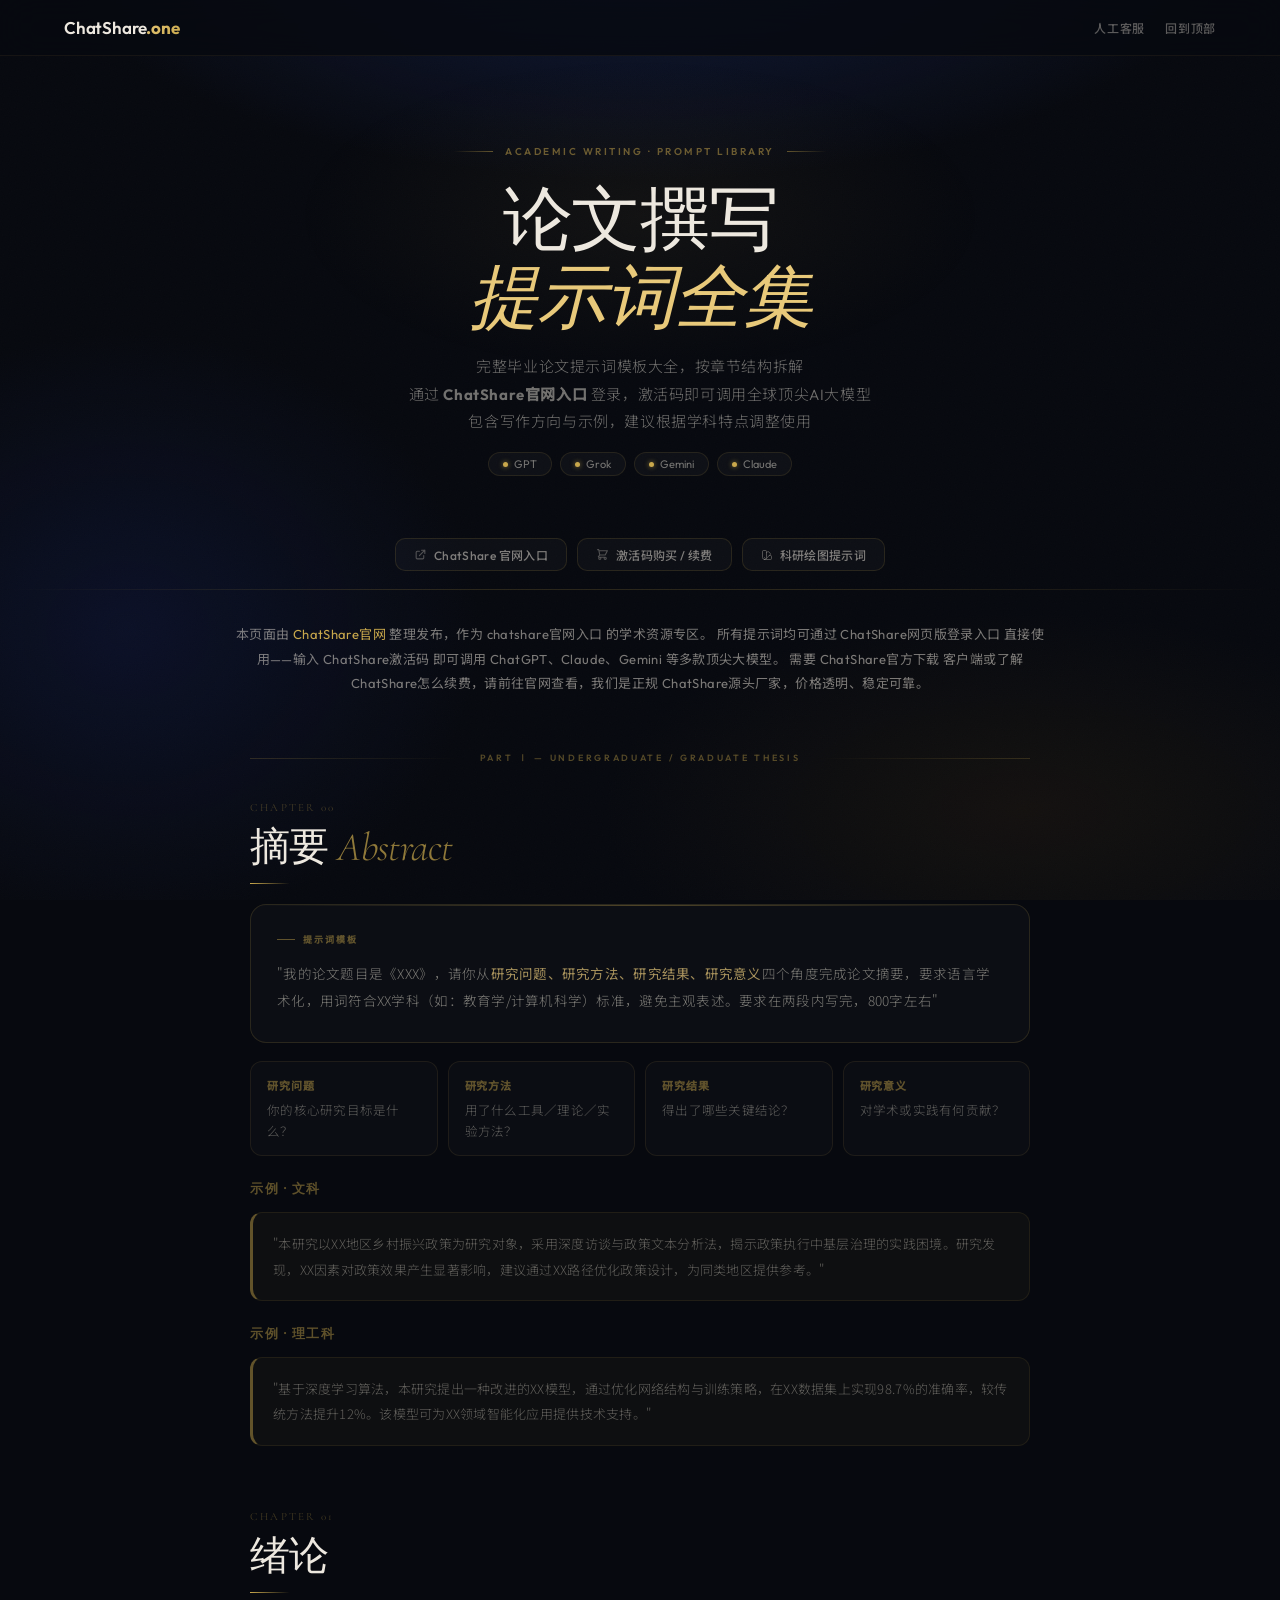
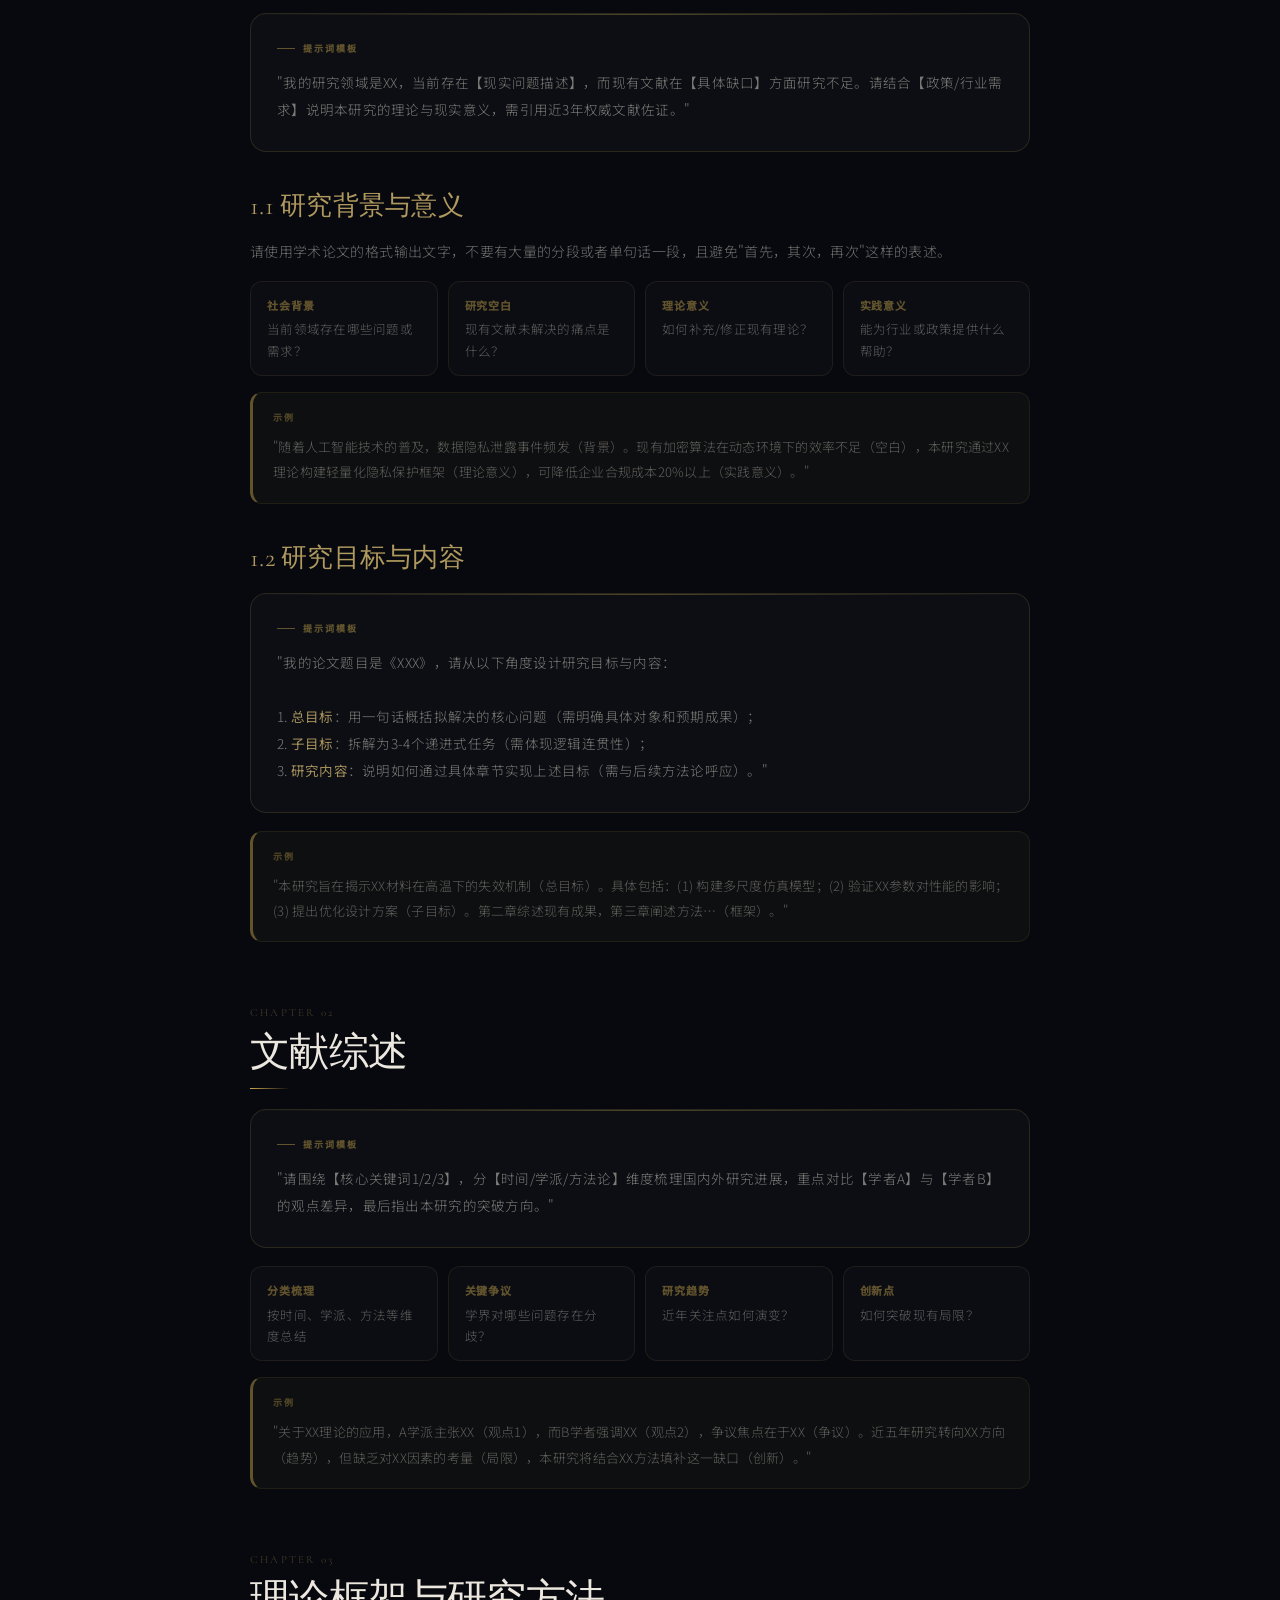
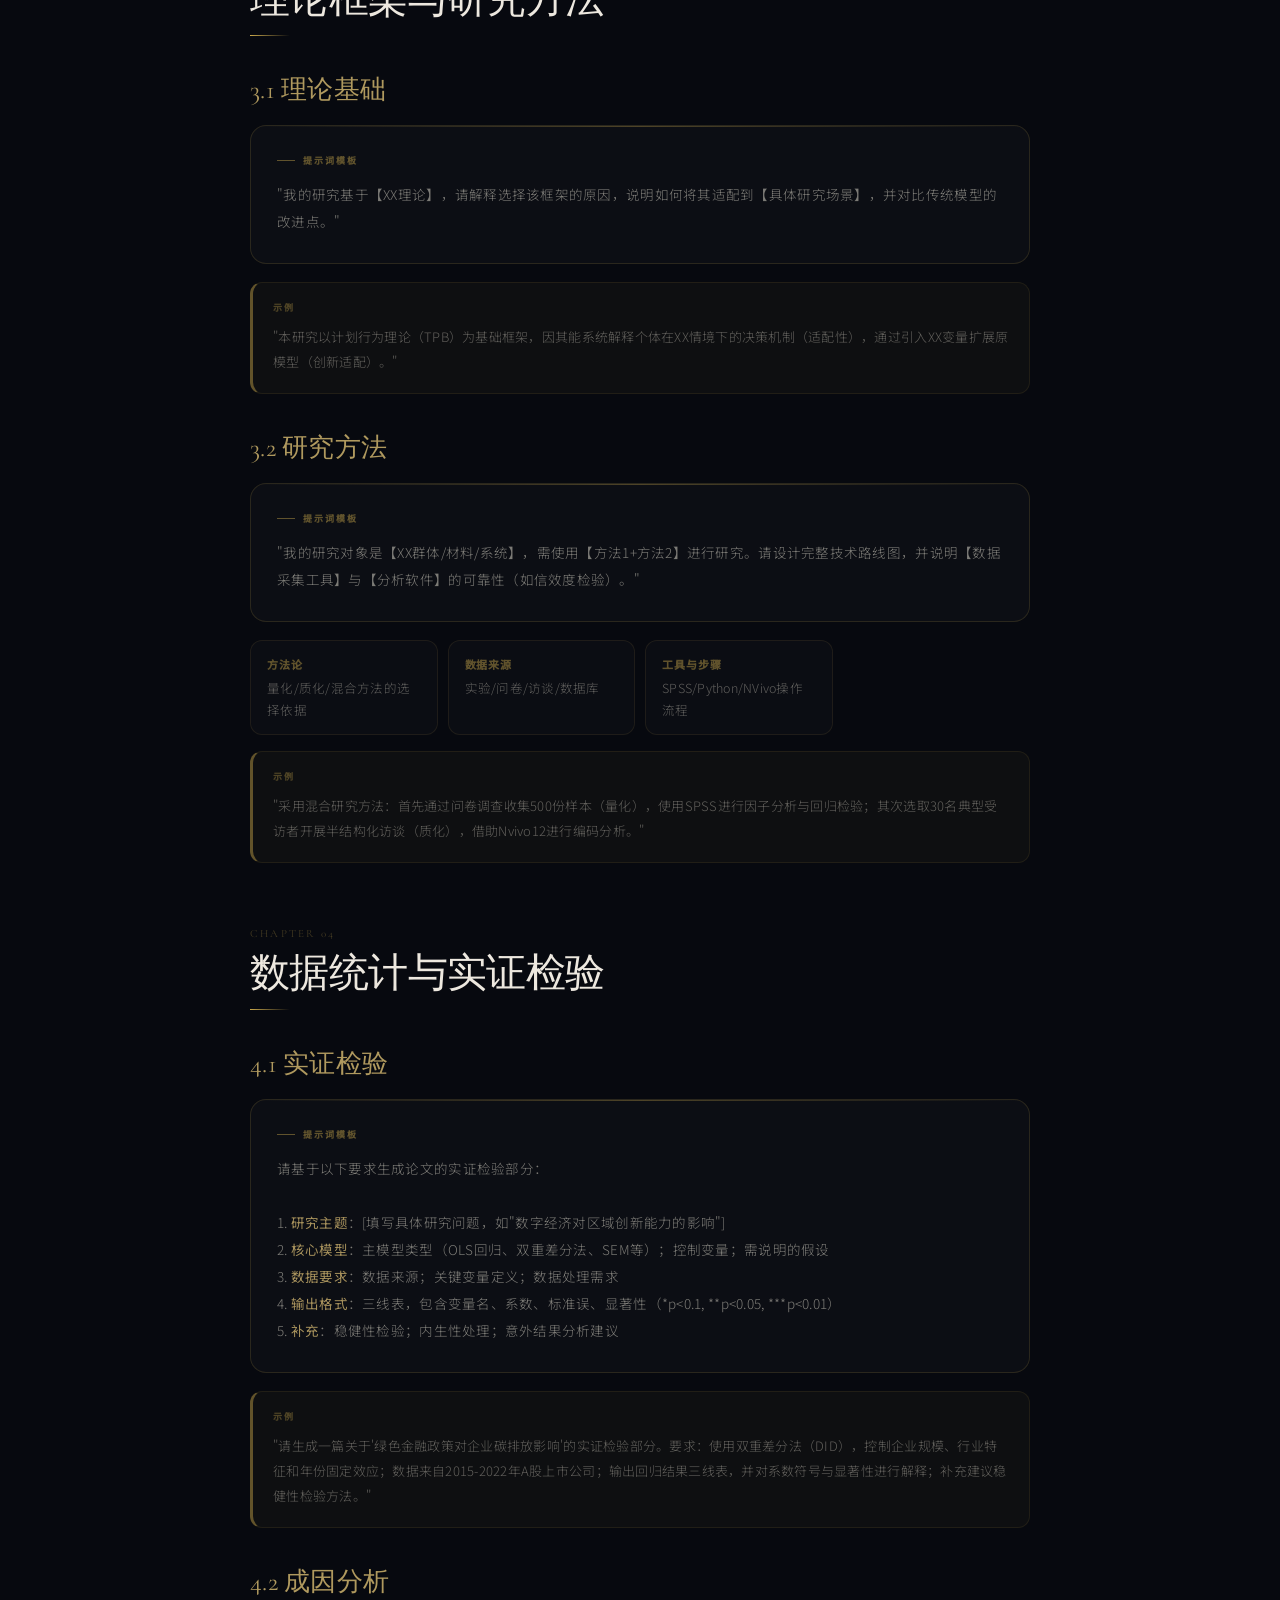
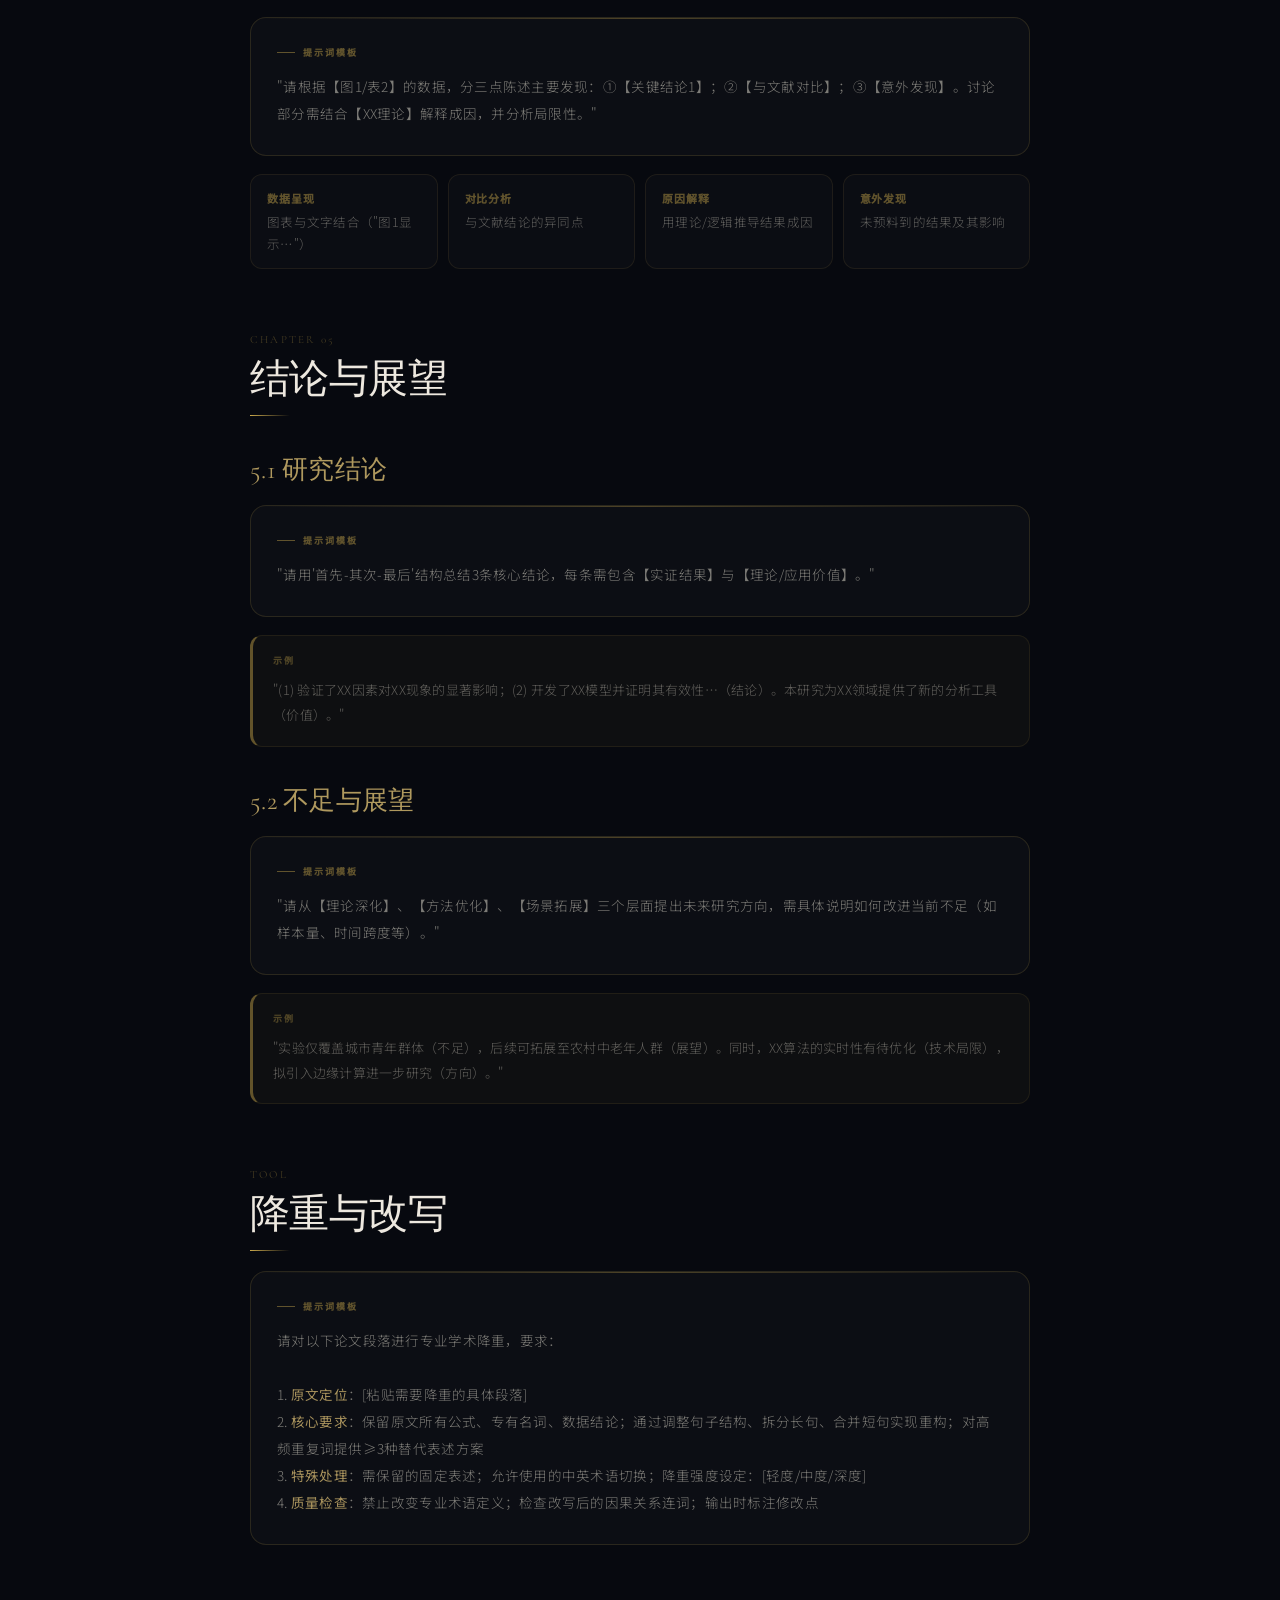
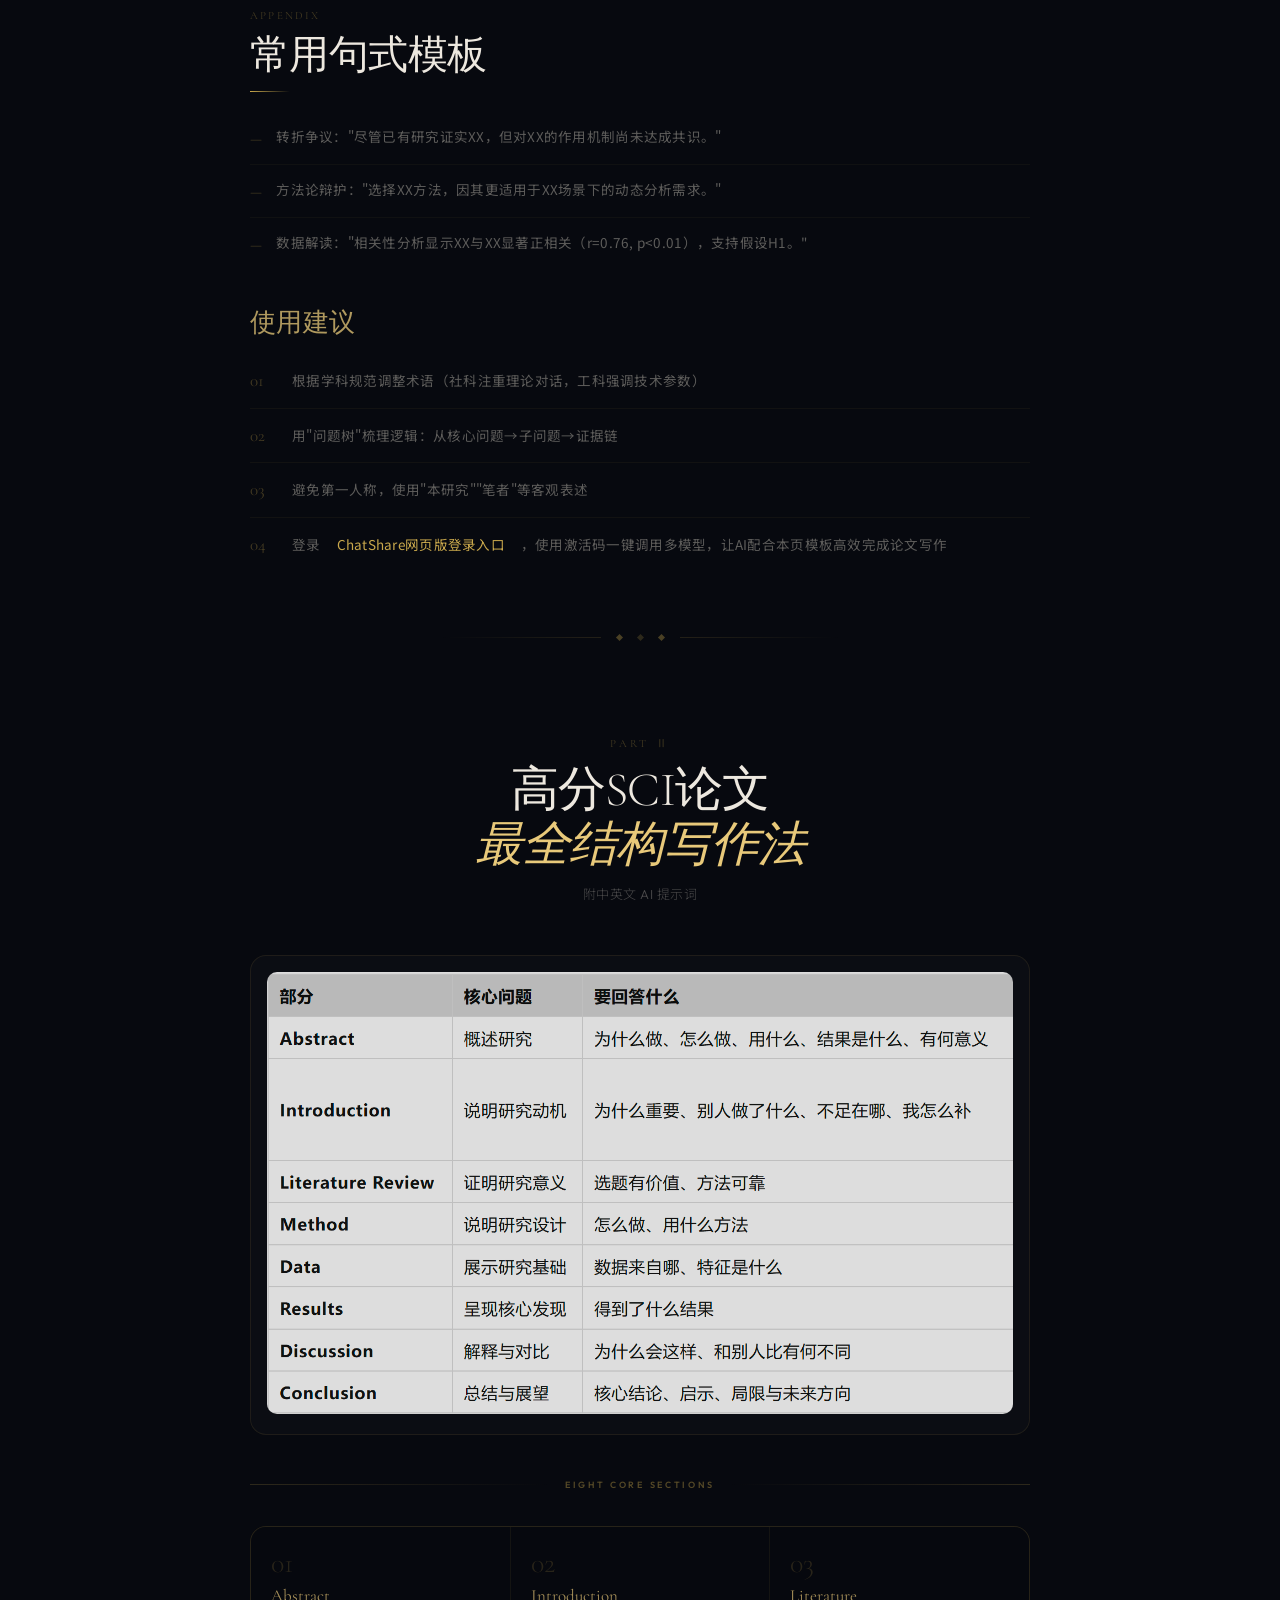
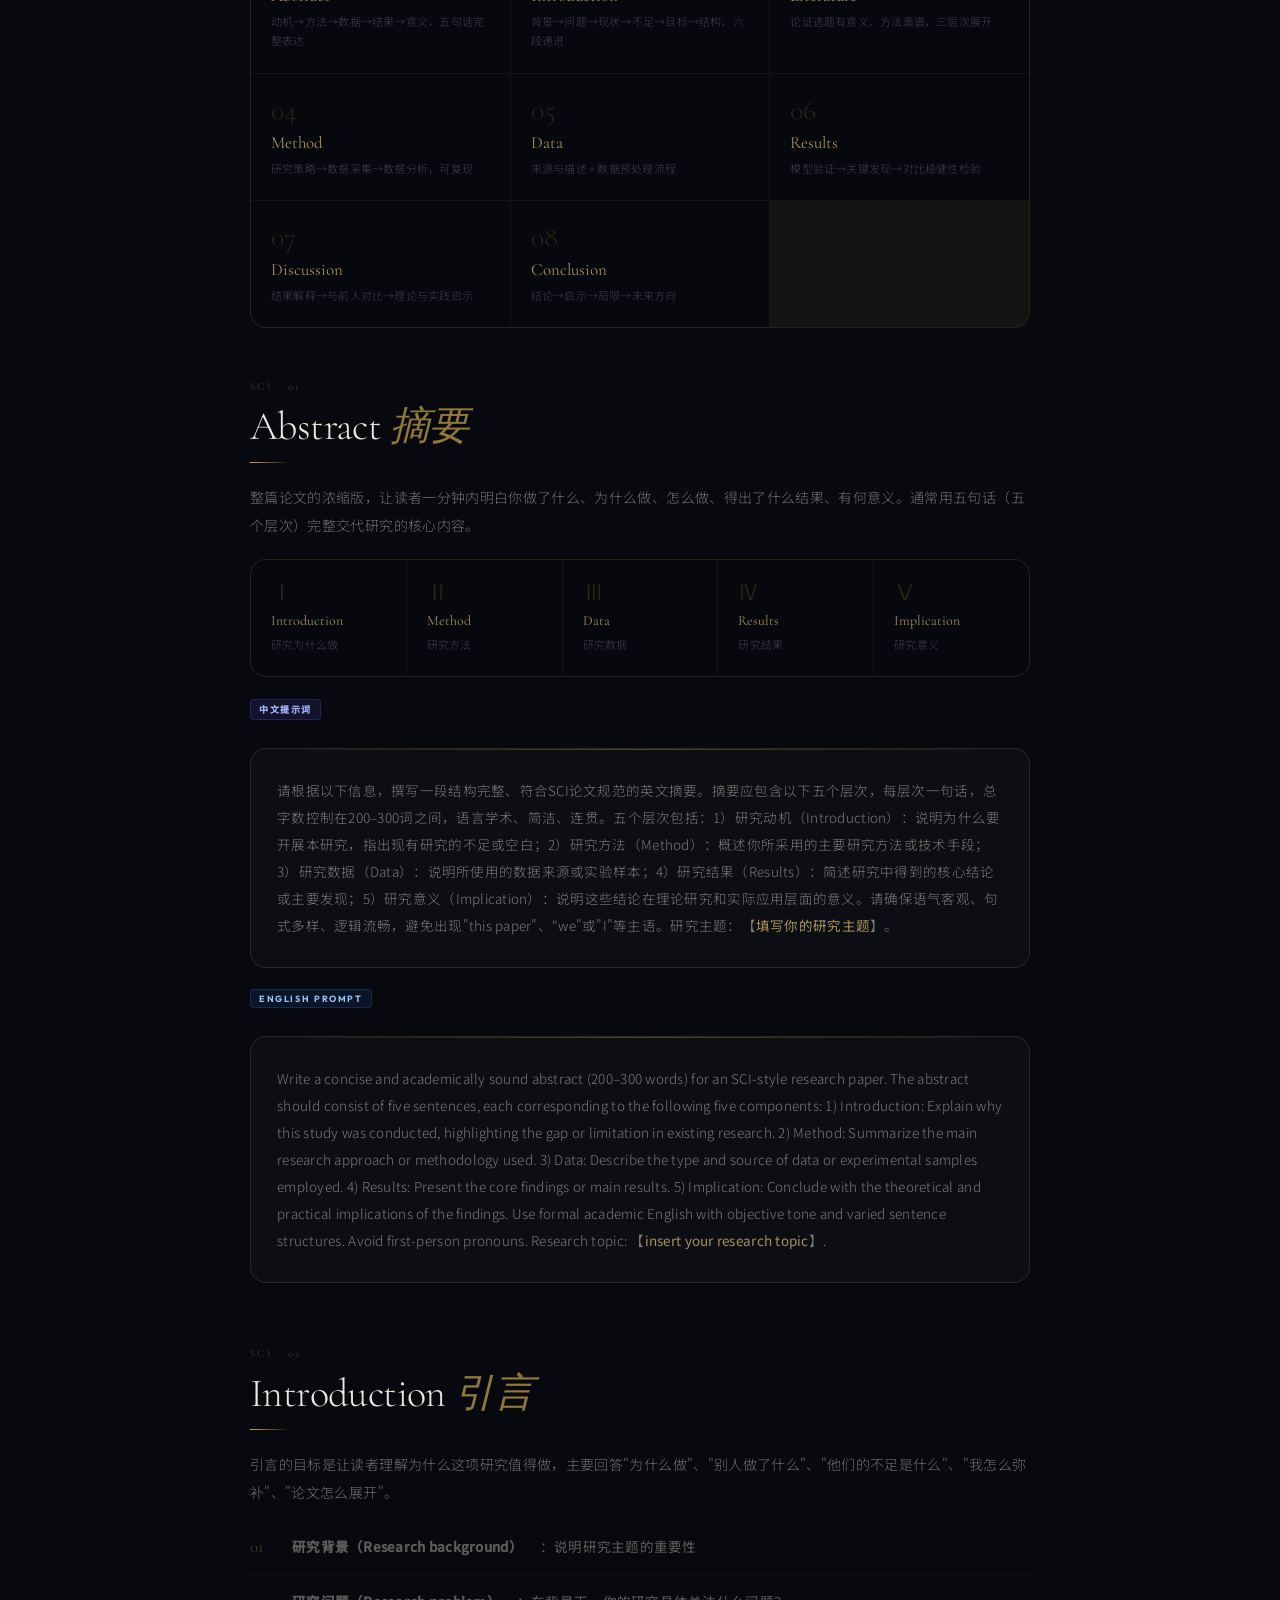
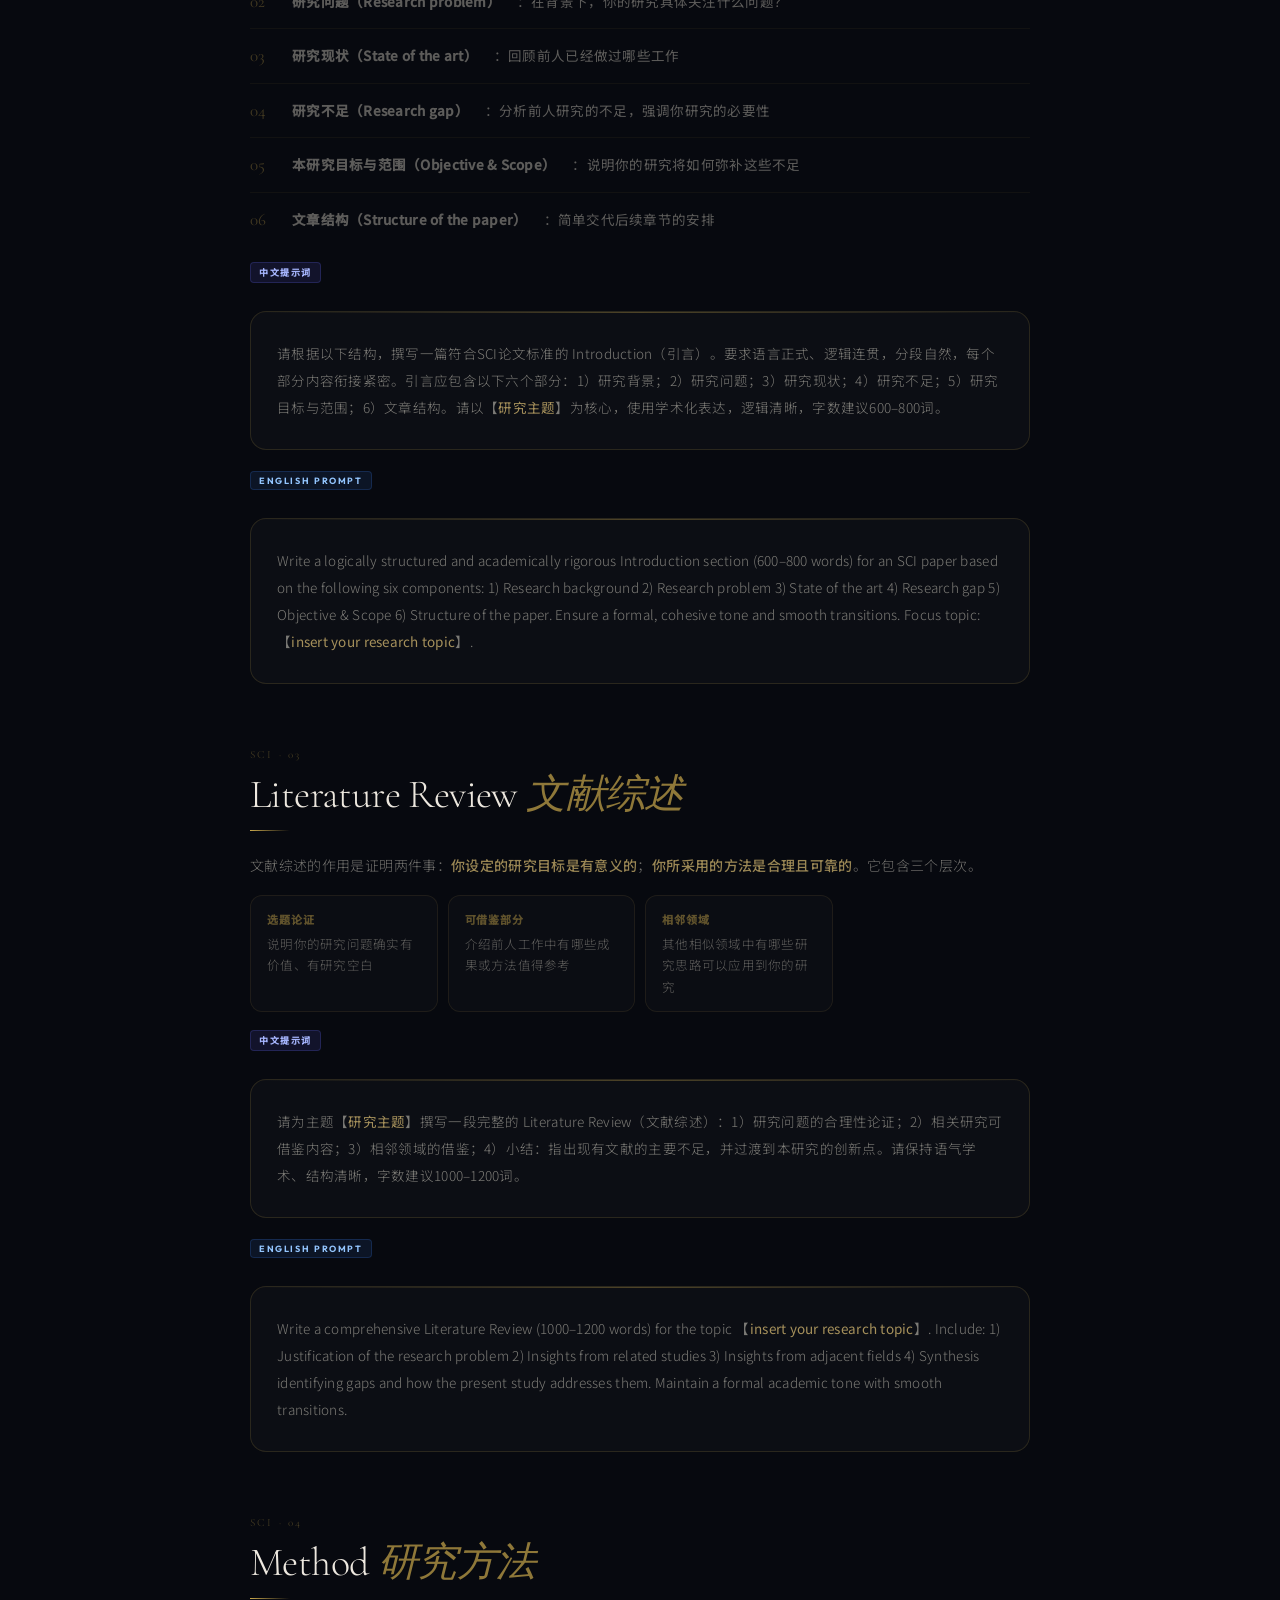
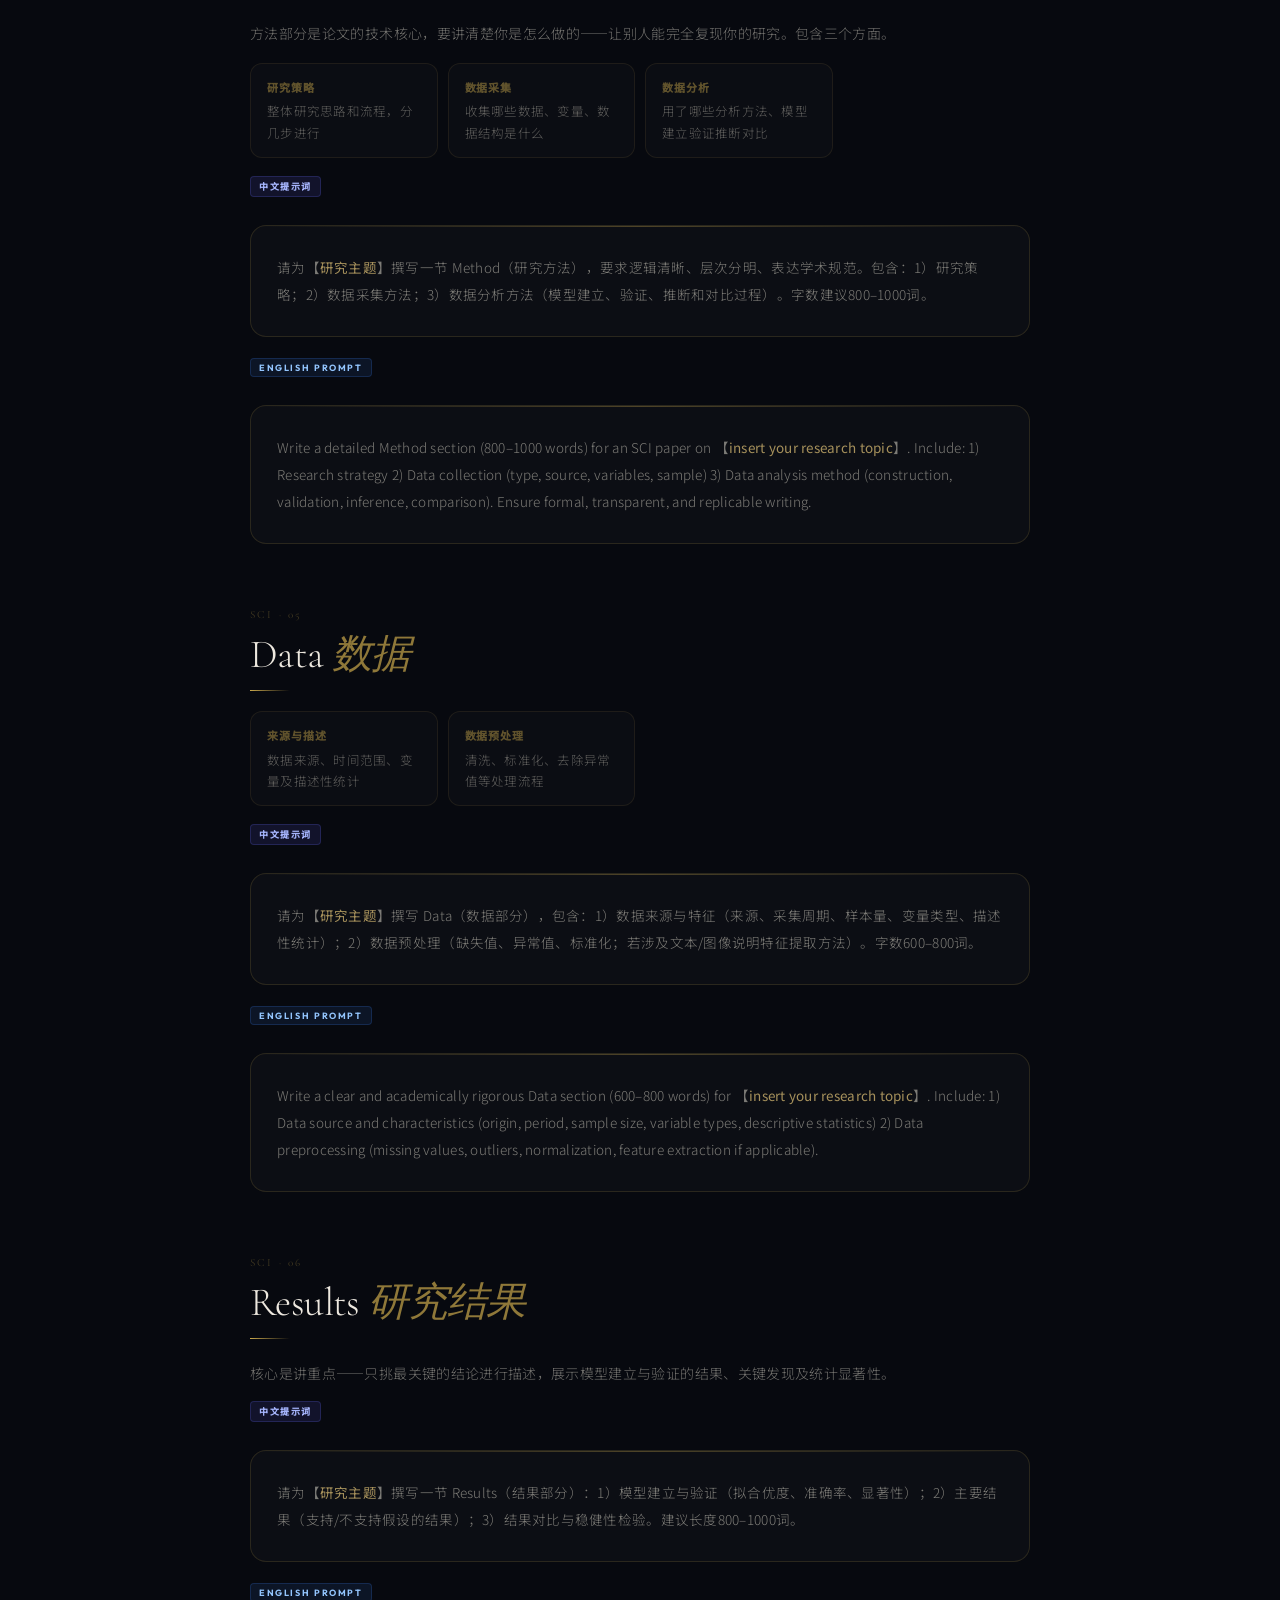
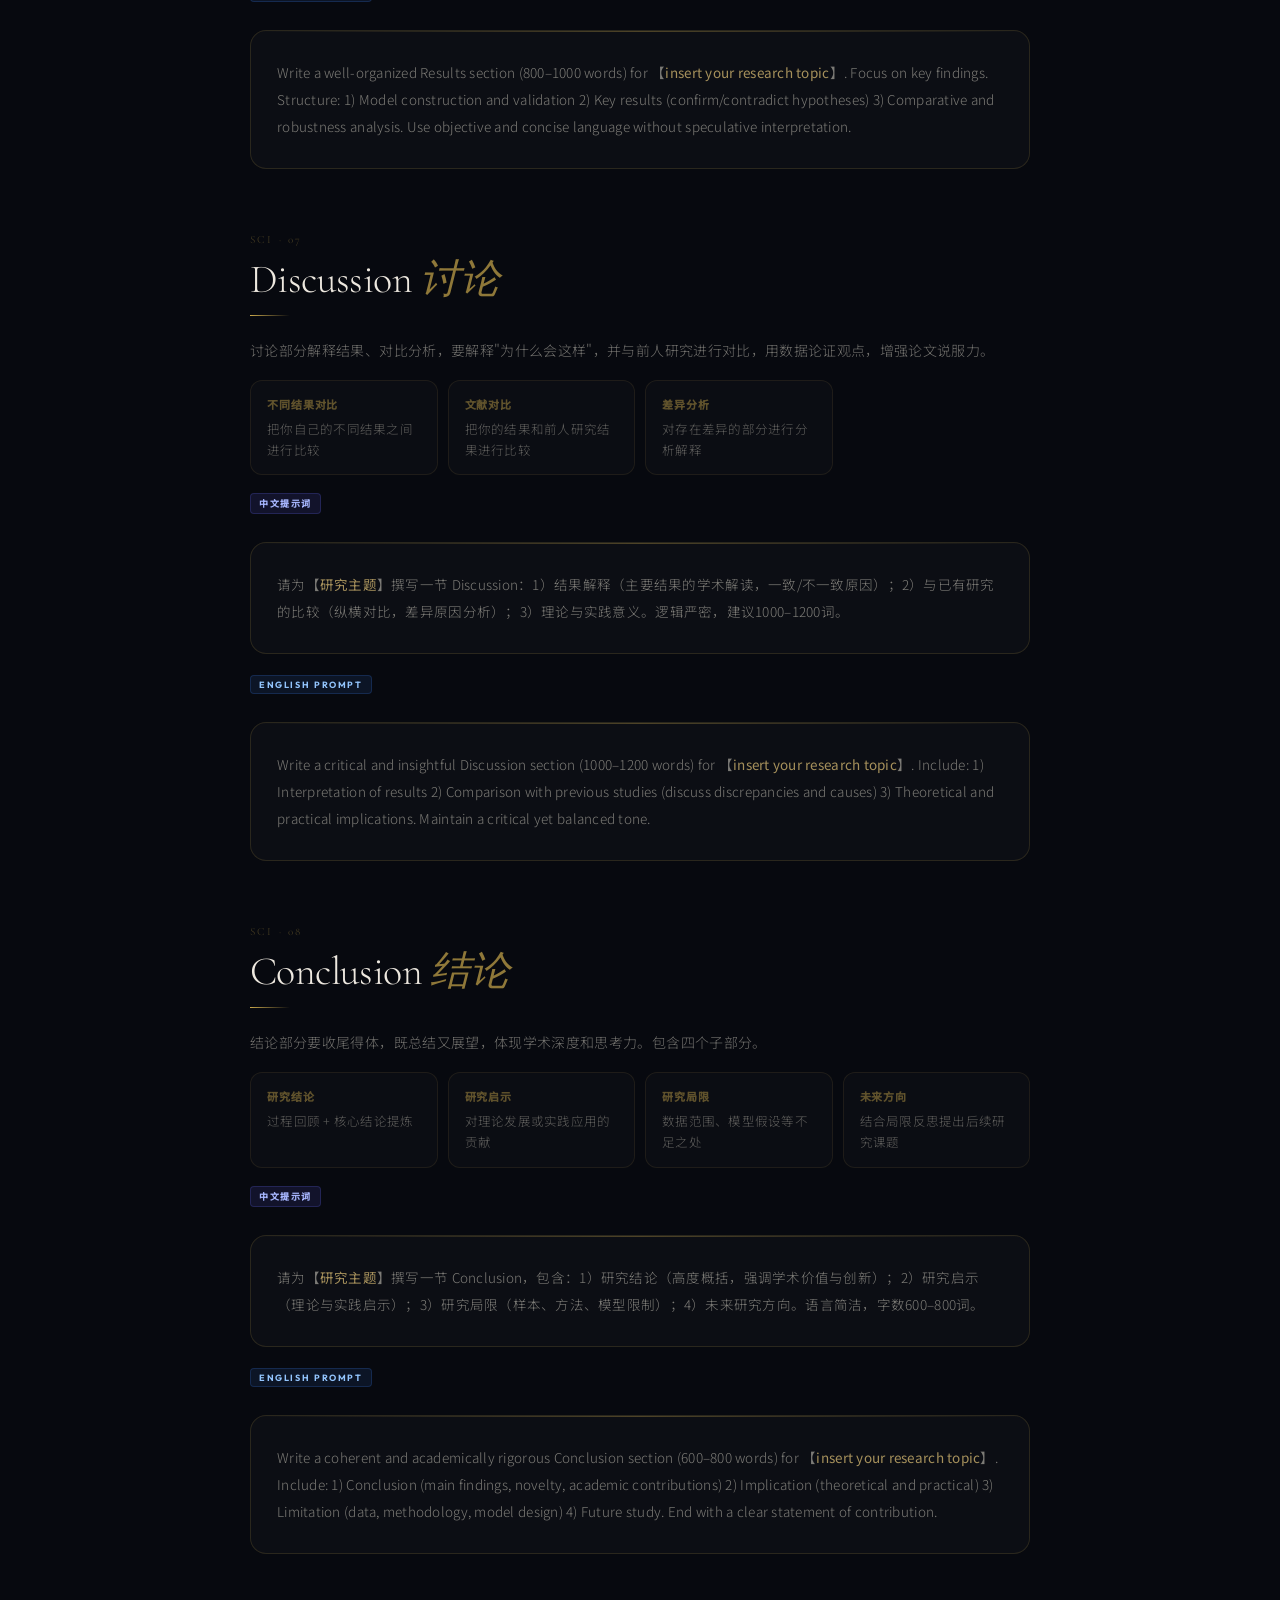
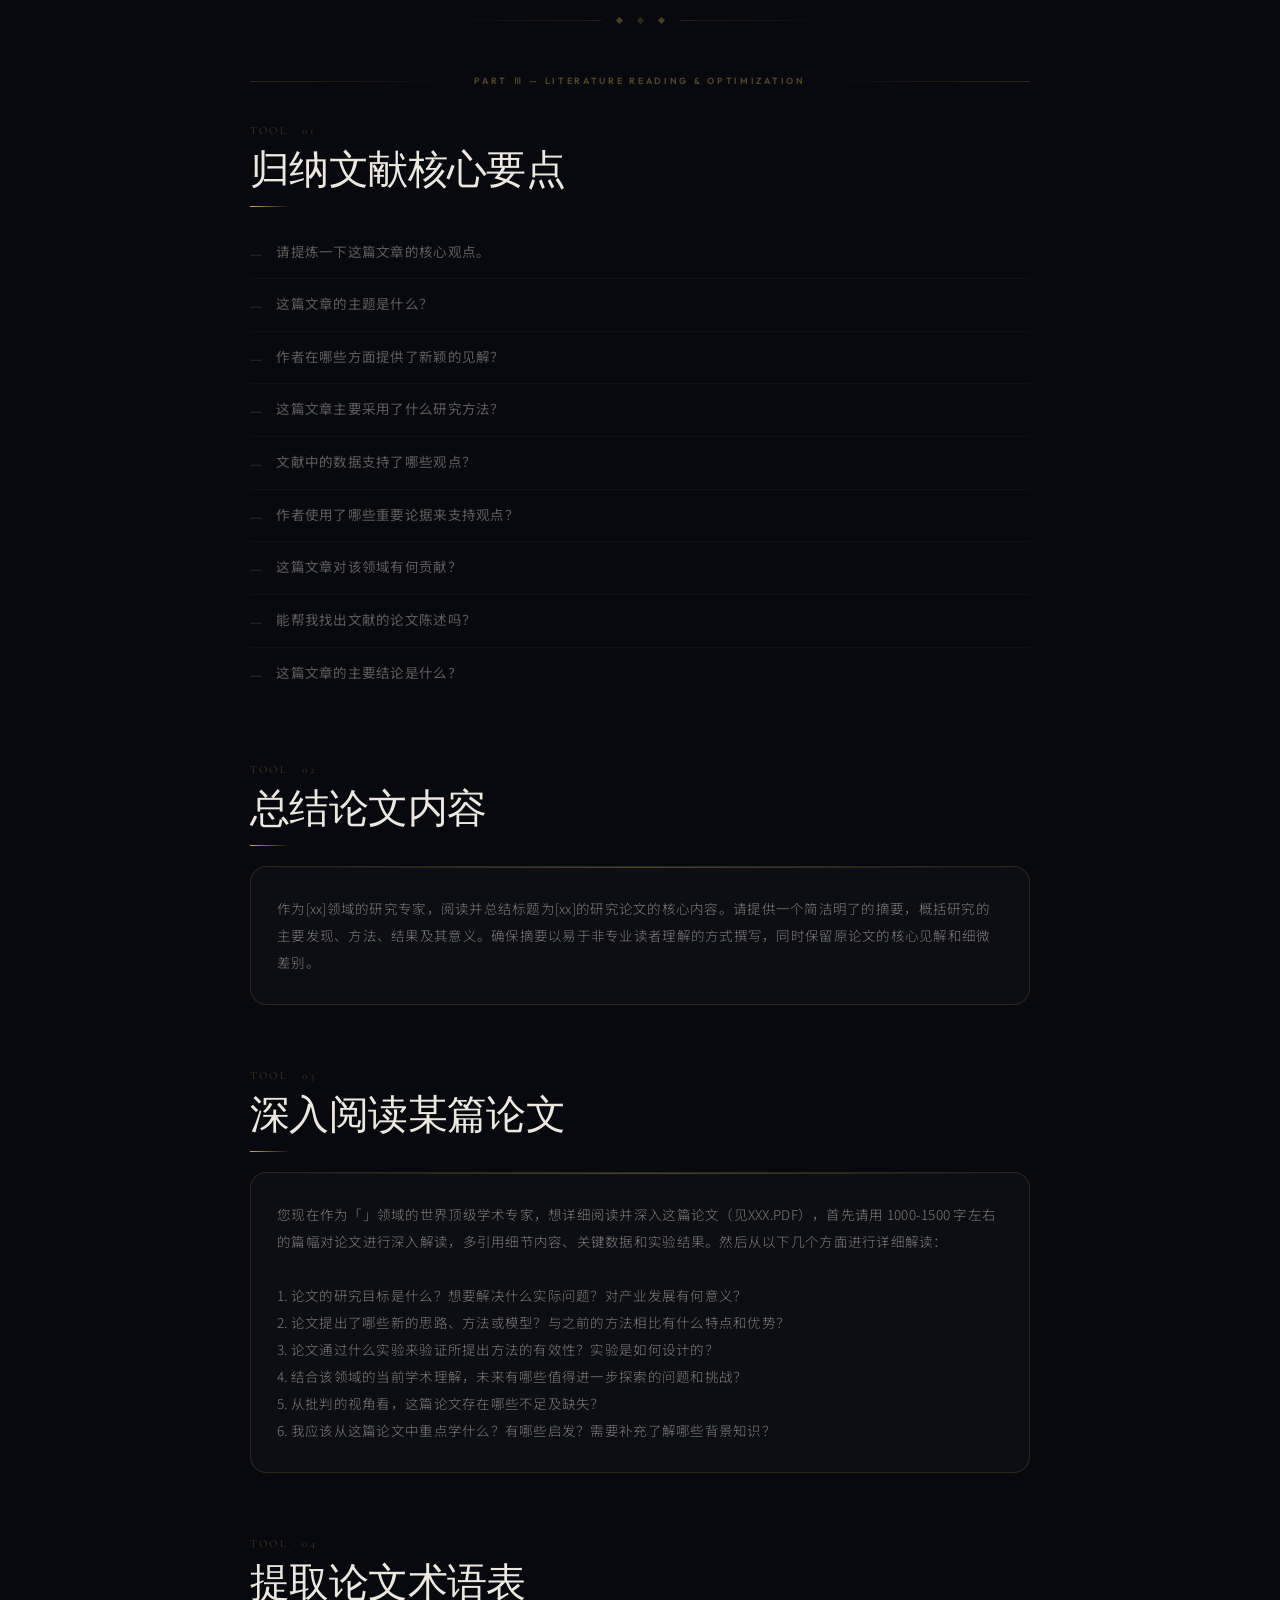
<file: papre.html>
﻿<!DOCTYPE html>
<html lang="zh-CN">
<head>
  <meta charset="UTF-8">
  <meta name="viewport" content="width=device-width, initial-scale=1.0">
  <title>ChatShare官网入口 - 论文撰写提示词全集 | ChatShare激活码与官方下载</title>
  <meta name="description" content="ChatShare官网入口提供完整论文撰写提示词模板，涵盖毕业论文与SCI全章节结构。通过ChatShare网页版登录入口，使用激活码即可调用ChatGPT、Claude、Gemini等顶尖AI大模型，助力高效学术写作。支持ChatShare官方下载，源头厂家直供，激活码续费简单便捷。">
  <meta name="keywords" content="chatshare官网入口,chatshare官网,chatshare激活码,chatshare怎么续费,chatshare官方下载,chatshare网页版登录入口,chatshare源头厂家,论文撰写提示词,SCI论文,AI写作助手">

  <link rel="preconnect" href="https://fonts.googleapis.com">
  <link rel="preconnect" href="https://fonts.gstatic.com" crossorigin>
  <link href="static/css/css2-CormorantGaramonditalwght030004000500060013001400_Outfitwght300400500600700_NotoSansSCwght300400500_swap.css" rel="stylesheet">

  <style>
    :root {
      --gold:        #c9a84c;
      --gold-light:  #e8c97a;
      --gold-dim:    rgba(201,168,76,0.45);
      --gold-faint:  rgba(201,168,76,0.12);
      --ink:         #ede8df;
      --ink-dim:     rgba(220,215,205,0.5);
      --ink-muted:   rgba(180,175,165,0.35);
      --bg:          #07090f;
      --surface:     rgba(255,255,255,0.028);
      --border:      rgba(201,168,76,0.14);
      --border-mid:  rgba(201,168,76,0.26);
    }

    *, *::before, *::after { box-sizing: border-box; margin: 0; padding: 0; }
    html { scroll-behavior: smooth; }

    body {
      font-family: 'Outfit', 'Noto Sans SC', sans-serif;
      background: var(--bg);
      color: var(--ink);
      overflow-x: hidden;
      min-height: 100vh;
    }

    /* ── Background ── */
    .bg-layer {
      position: fixed;
      inset: 0;
      z-index: 0;
      pointer-events: none;
    }
    .bg-layer::before {
      content: '';
      position: absolute;
      inset: 0;
      background:
        radial-gradient(ellipse 80% 50% at 50% -10%, rgba(30,50,120,0.45) 0%, transparent 60%),
        radial-gradient(ellipse 60% 40% at 80% 90%, rgba(100,70,15,0.13) 0%, transparent 55%),
        radial-gradient(ellipse 50% 60% at 10% 70%, rgba(20,35,100,0.28) 0%, transparent 55%);
      animation: breathe 16s ease-in-out infinite;
    }
    .bg-layer::after {
      content: '';
      position: absolute;
      inset: 0;
      background-image: url("data:image/svg+xml,%3Csvg xmlns='http://www.w3.org/2000/svg' width='300' height='300'%3E%3Cfilter id='g'%3E%3CfeTurbulence type='fractalNoise' baseFrequency='0.85' numOctaves='4' stitchTiles='stitch'/%3E%3C/filter%3E%3Crect width='300' height='300' filter='url(%23g)' opacity='0.03'/%3E%3C/svg%3E");
      opacity: 0.6;
    }
    @keyframes breathe {
      0%,100% { transform: scale(1); opacity: .9; }
      50%      { transform: scale(1.04); opacity: 1; }
    }

    /* ── Nav ── */
    nav {
      position: fixed;
      top: 0; left: 0; right: 0;
      z-index: 100;
      height: 56px;
      display: flex;
      align-items: center;
      justify-content: space-between;
      padding: 0 clamp(24px, 5vw, 80px);
      background: rgba(7,9,15,0.8);
      backdrop-filter: blur(20px);
      border-bottom: 1px solid rgba(201,168,76,0.08);
    }
    .nav-logo {
      font-family: 'Outfit', sans-serif;
      font-size: 17px;
      font-weight: 600;
      letter-spacing: -0.01em;
      color: var(--ink);
    }
    .nav-logo span {
      background: linear-gradient(130deg, var(--gold-light), var(--gold));
      -webkit-background-clip: text;
      -webkit-text-fill-color: transparent;
      font-weight: 800;
    }
    .nav-links {
      display: flex;
      align-items: center;
      gap: 20px;
    }
    .nav-link {
      font-size: 12px;
      font-weight: 500;
      color: rgba(220,215,205,0.4);
      text-decoration: none;
      letter-spacing: 0.06em;
      text-transform: uppercase;
      transition: color .25s;
    }
    .nav-link:hover { color: var(--gold-light); }

    /* ── Page ── */
    .page {
      position: relative;
      z-index: 1;
      padding-top: 56px;
    }

    /* ── HERO ── */
    .hero {
      text-align: center;
      padding: clamp(48px, 7vw, 80px) clamp(20px, 5vw, 80px) clamp(28px, 4vw, 44px);
      position: relative;
    }
    .hero-glow {
      position: absolute;
      top: 0; left: 50%;
      transform: translateX(-50%);
      width: min(700px, 90vw);
      height: 320px;
      background: radial-gradient(ellipse, rgba(201,168,76,0.06) 0%, transparent 70%);
      pointer-events: none;
    }
    .hero-eyebrow {
      display: inline-flex;
      align-items: center;
      gap: 12px;
      margin-bottom: 24px;
      opacity: 0;
      animation: fadeUp .8s .1s ease forwards;
    }
    .hero-eyebrow-line {
      width: 40px; height: 1px;
      background: linear-gradient(90deg, transparent, var(--gold-dim));
    }
    .hero-eyebrow-line.r {
      background: linear-gradient(90deg, var(--gold-dim), transparent);
    }
    .hero-eyebrow-text {
      font-size: 10px;
      font-weight: 600;
      letter-spacing: 0.25em;
      color: rgba(201,168,76,0.5);
      text-transform: uppercase;
    }
    .hero-title {
      font-family: 'Cormorant Garamond', serif;
      font-size: clamp(36px, 6vw, 70px);
      font-weight: 300;
      line-height: 1.12;
      color: var(--ink);
      letter-spacing: -0.02em;
      margin-bottom: 14px;
      opacity: 0;
      animation: fadeUp .9s .2s ease forwards;
    }
    .hero-title em {
      font-style: italic;
      color: var(--gold-light);
    }
    .hero-sub {
      font-size: clamp(13px, 1.6vw, 15px);
      color: var(--ink-dim);
      font-weight: 300;
      letter-spacing: 0.04em;
      max-width: 520px;
      margin: 0 auto 16px;
      line-height: 1.85;
      opacity: 0;
      animation: fadeUp .9s .35s ease forwards;
    }
    .hero-badges {
      display: flex;
      justify-content: center;
      gap: 8px;
      flex-wrap: wrap;
      opacity: 0;
      animation: fadeUp .9s .45s ease forwards;
    }
    .hero-badge {
      display: inline-flex;
      align-items: center;
      gap: 6px;
      padding: 4px 14px;
      border-radius: 100px;
      background: rgba(255,255,255,0.03);
      border: 1px solid rgba(201,168,76,0.12);
      font-size: 11px;
      color: rgba(220,215,205,0.5);
      font-weight: 400;
    }
    .hero-badge-dot {
      width: 5px; height: 5px; border-radius: 50%;
      background: var(--gold);
      box-shadow: 0 0 5px rgba(201,168,76,.7);
    }

    .hr-gold {
      width: 100%; height: 1px;
      background: linear-gradient(90deg, transparent, rgba(201,168,76,0.18) 30%, rgba(201,168,76,0.18) 70%, transparent);
    }

    /* ── Quick links strip ── */
    .quick-links {
      display: flex;
      align-items: center;
      justify-content: center;
      gap: 10px;
      flex-wrap: wrap;
      padding: 18px 24px;
      max-width: 900px;
      margin: 0 auto;
      opacity: 0;
      animation: fadeUp .9s .55s ease forwards;
    }
    .quick-link {
      display: inline-flex;
      align-items: center;
      gap: 7px;
      padding: 7px 18px;
      border-radius: 10px;
      border: 1px solid var(--border);
      background: var(--surface);
      color: rgba(220,215,205,0.55);
      text-decoration: none;
      font-size: 12px;
      font-weight: 500;
      letter-spacing: 0.03em;
      transition: all .3s;
    }
    .quick-link:hover {
      border-color: var(--border-mid);
      color: var(--gold-light);
      background: rgba(201,168,76,0.05);
    }
    .quick-link svg { opacity: .6; transition: opacity .3s; }
    .quick-link:hover svg { opacity: 1; }

    /* ── Content layout ── */
    .content-wrap {
      max-width: 900px;
      margin: 0 auto;
      padding: clamp(32px,5vw,56px) clamp(20px,5vw,60px) clamp(56px,8vw,96px);
      opacity: 0;
      animation: fadeUp .9s .6s ease forwards;
    }

    /* ── Section label ── */
    .section-label {
      display: flex;
      align-items: center;
      gap: 14px;
      margin-bottom: 36px;
    }
    .section-label-line {
      flex: 1; height: 1px;
      background: linear-gradient(90deg, rgba(201,168,76,0.2), transparent);
    }
    .section-label-text {
      font-size: 9px;
      font-weight: 600;
      letter-spacing: 0.3em;
      color: rgba(201,168,76,0.4);
      text-transform: uppercase;
      white-space: nowrap;
    }

    /* ── Chapter headers ── */
    .chapter {
      margin-bottom: 64px;
    }
    .chapter-num {
      font-family: 'Cormorant Garamond', serif;
      font-size: 11px;
      color: rgba(201,168,76,0.3);
      letter-spacing: 0.2em;
      text-transform: uppercase;
      display: block;
      margin-bottom: 10px;
    }
    .chapter-title {
      font-family: 'Cormorant Garamond', serif;
      font-size: clamp(26px, 3.5vw, 40px);
      font-weight: 300;
      color: var(--ink);
      line-height: 1.15;
      letter-spacing: -0.015em;
      margin-bottom: 20px;
      position: relative;
      padding-bottom: 14px;
    }
    .chapter-title::after {
      content: '';
      position: absolute;
      left: 0; bottom: 0;
      width: 40px; height: 1px;
      background: linear-gradient(90deg, var(--gold), transparent);
    }
    .chapter-title em { font-style: italic; color: rgba(201,168,76,0.7); }

    .sub-title {
      font-family: 'Cormorant Garamond', serif;
      font-size: clamp(19px, 2.4vw, 26px);
      font-weight: 400;
      color: rgba(232,201,122,0.75);
      margin: 36px 0 14px;
      letter-spacing: 0.01em;
    }
    .sub-title-sm {
      font-family: 'Outfit', sans-serif;
      font-size: 13px;
      font-weight: 600;
      letter-spacing: 0.12em;
      text-transform: uppercase;
      color: rgba(201,168,76,0.45);
      margin: 24px 0 10px;
    }

    /* ── Body text ── */
    .body-text {
      font-family: 'Noto Sans SC', sans-serif;
      font-size: 14px;
      color: rgba(200,196,185,0.55);
      font-weight: 300;
      line-height: 2;
      letter-spacing: 0.025em;
      margin: 12px 0;
    }
    .body-text strong {
      color: rgba(232,201,122,0.65);
      font-weight: 500;
    }

    /* ── Template box ── */
    .tpl-box {
      position: relative;
      background: rgba(255,255,255,0.022);
      border: 1px solid rgba(201,168,76,0.16);
      border-radius: 16px;
      padding: 28px 26px;
      margin: 18px 0;
      overflow: hidden;
      transition: border-color .35s;
    }
    .tpl-box:hover { border-color: rgba(201,168,76,0.3); }
    .tpl-box::before {
      content: '';
      position: absolute;
      top: 0; left: 0; right: 0;
      height: 1px;
      background: linear-gradient(90deg, transparent, rgba(201,168,76,0.35), transparent);
    }
    .tpl-box-label {
      font-size: 9px;
      font-weight: 700;
      letter-spacing: 0.22em;
      text-transform: uppercase;
      color: rgba(201,168,76,0.45);
      margin-bottom: 14px;
      display: flex;
      align-items: center;
      gap: 8px;
    }
    .tpl-box-label::before {
      content: '';
      width: 18px; height: 1px;
      background: var(--gold-dim);
    }
    .tpl-content {
      font-family: 'Noto Sans SC', sans-serif;
      font-size: 13.5px;
      color: rgba(200,196,185,0.6);
      font-weight: 300;
      line-height: 2;
      letter-spacing: 0.02em;
    }
    .tpl-content em {
      font-style: normal;
      color: rgba(232,201,122,0.7);
      font-weight: 400;
    }

    /* ── Example box ── */
    .example-box {
      background: rgba(201,168,76,0.04);
      border: 1px solid rgba(201,168,76,0.1);
      border-left: 3px solid rgba(201,168,76,0.45);
      border-radius: 12px;
      padding: 18px 20px;
      margin: 14px 0;
    }
    .example-label {
      font-size: 9px;
      font-weight: 700;
      letter-spacing: 0.2em;
      text-transform: uppercase;
      color: rgba(201,168,76,0.35);
      margin-bottom: 10px;
    }
    .example-text {
      font-family: 'Noto Sans SC', sans-serif;
      font-size: 13px;
      color: rgba(180,175,165,0.5);
      font-weight: 300;
      line-height: 1.95;
      letter-spacing: 0.02em;
    }

    /* ── Directions card ── */
    .directions {
      display: grid;
      grid-template-columns: repeat(auto-fill, minmax(180px, 1fr));
      gap: 10px;
      margin: 16px 0;
    }
    .dir-item {
      padding: 14px 16px;
      background: rgba(255,255,255,0.018);
      border: 1px solid rgba(201,168,76,0.1);
      border-radius: 12px;
      font-family: 'Noto Sans SC', sans-serif;
      font-size: 12.5px;
      color: rgba(180,175,165,0.5);
      font-weight: 300;
      line-height: 1.7;
      letter-spacing: 0.02em;
      transition: all .3s;
    }
    .dir-item:hover {
      background: rgba(201,168,76,0.04);
      border-color: rgba(201,168,76,0.2);
      color: rgba(200,196,185,0.65);
    }
    .dir-item strong {
      display: block;
      font-size: 11px;
      font-weight: 600;
      letter-spacing: 0.08em;
      color: rgba(201,168,76,0.45);
      text-transform: uppercase;
      margin-bottom: 4px;
    }

    /* ── Step list ── */
    .step-list {
      counter-reset: step;
      list-style: none;
      margin: 14px 0;
    }
    .step-list li {
      counter-increment: step;
      display: flex;
      gap: 16px;
      padding: 14px 0;
      border-bottom: 1px solid rgba(201,168,76,0.06);
      font-family: 'Noto Sans SC', sans-serif;
      font-size: 13.5px;
      color: rgba(180,175,165,0.5);
      line-height: 1.85;
      letter-spacing: 0.02em;
    }
    .step-list li:last-child { border-bottom: none; }
    .step-list li::before {
      content: counter(step, decimal-leading-zero);
      font-family: 'Cormorant Garamond', serif;
      font-size: 17px;
      font-weight: 400;
      color: rgba(201,168,76,0.3);
      line-height: 1.5;
      flex-shrink: 0;
      min-width: 26px;
    }

    /* ── Language tag ── */
    .lang-tag {
      display: inline-flex;
      align-items: center;
      gap: 6px;
      font-size: 9px;
      font-weight: 700;
      letter-spacing: 0.18em;
      text-transform: uppercase;
      padding: 3px 8px;
      border-radius: 4px;
      margin-bottom: 10px;
    }
    .lang-zh {
      background: rgba(99,102,241,0.12);
      border: 1px solid rgba(99,102,241,0.22);
      color: #a5b4fc;
    }
    .lang-en {
      background: rgba(59,130,246,0.1);
      border: 1px solid rgba(59,130,246,0.2);
      color: #93c5fd;
    }

    /* ── Ornament divider ── */
    .ornament {
      display: flex;
      align-items: center;
      justify-content: center;
      gap: 16px;
      margin: 52px 0;
    }
    .ornament-line {
      flex: 1; max-width: 160px; height: 1px;
      background: linear-gradient(90deg, transparent, rgba(201,168,76,0.15));
    }
    .ornament-line.r {
      background: linear-gradient(90deg, rgba(201,168,76,0.15), transparent);
    }
    .ornament-diamond {
      width: 5px; height: 5px;
      background: rgba(201,168,76,0.35);
      transform: rotate(45deg);
    }

    /* ── Appendix sentence list ── */
    .sentence-list {
      list-style: none;
      margin: 14px 0;
    }
    .sentence-list li {
      display: flex;
      gap: 14px;
      align-items: flex-start;
      padding: 12px 0;
      border-bottom: 1px solid rgba(201,168,76,0.05);
      font-family: 'Noto Sans SC', sans-serif;
      font-size: 13.5px;
      color: rgba(180,175,165,0.5);
      line-height: 1.9;
      letter-spacing: 0.02em;
    }
    .sentence-list li:last-child { border-bottom: none; }
    .sentence-list li::before {
      content: '—';
      color: rgba(201,168,76,0.25);
      flex-shrink: 0;
      margin-top: 2px;
    }

    /* ── QQ card ── */
    .contact-card {
      display: flex;
      align-items: center;
      justify-content: center;
      gap: 16px;
      flex-wrap: wrap;
      padding: 18px 28px;
      border: 1px solid rgba(201,168,76,0.12);
      border-radius: 14px;
      background: rgba(255,255,255,0.018);
      margin: 24px 0;
      transition: border-color .3s;
    }
    .contact-card:hover { border-color: rgba(201,168,76,0.25); }
    .contact-label {
      font-size: 11px;
      color: rgba(155,160,175,0.4);
      letter-spacing: 0.05em;
    }
    .contact-link {
      display: inline-flex; align-items: center; gap: 6px;
      font-size: 14px; font-weight: 600;
      color: var(--gold-light);
      text-decoration: none;
      transition: opacity .25s;
    }
    .contact-link:hover { opacity: .75; }

    /* ── QR image ── */
    .qr-wrap {
      text-align: center;
      padding: 28px;
      border: 1px solid rgba(201,168,76,0.1);
      border-radius: 16px;
      background: rgba(255,255,255,0.02);
      display: inline-flex;
      flex-direction: column;
      align-items: center;
      gap: 12px;
      margin: 0 auto;
    }
    .qr-wrap img {
      max-width: 180px;
      border-radius: 12px;
      filter: brightness(.85) contrast(1.05);
    }
    .qr-wrap-caption {
      font-size: 11px;
      color: rgba(155,160,175,0.35);
      letter-spacing: 0.06em;
    }
    .center-block {
      display: flex;
      justify-content: center;
      margin: 24px 0;
    }

    /* ── SCI big img ── */
    .sci-img {
      width: 100%;
      border: 1px solid rgba(201,168,76,0.1);
      border-radius: 16px;
      overflow: hidden;
      background: rgba(255,255,255,0.02);
      padding: 16px;
      margin: 24px 0;
    }
    .sci-img img {
      width: 100%;
      height: auto;
      border-radius: 10px;
      filter: brightness(.85) contrast(1.05);
    }
    .sci-img-caption {
      text-align: center;
      margin-top: 10px;
      font-size: 11px;
      color: rgba(155,160,175,0.3);
      letter-spacing: 0.05em;
    }

    /* ── Part banner for SCI section ── */
    .part-banner {
      text-align: center;
      padding: 44px 20px 28px;
    }
    .part-banner-num {
      font-family: 'Cormorant Garamond', serif;
      font-size: 11px;
      letter-spacing: 0.3em;
      color: rgba(201,168,76,0.3);
      text-transform: uppercase;
      margin-bottom: 12px;
    }
    .part-banner-title {
      font-family: 'Cormorant Garamond', serif;
      font-size: clamp(28px, 4vw, 48px);
      font-weight: 300;
      color: var(--ink);
      line-height: 1.15;
      letter-spacing: -0.015em;
    }
    .part-banner-title em { font-style: italic; color: var(--gold-light); }
    .part-banner-sub {
      font-size: 13px;
      color: rgba(200,196,185,0.35);
      font-weight: 300;
      margin-top: 10px;
      letter-spacing: 0.04em;
    }

    /* ── Structure grid ── */
    .struct-grid {
      display: grid;
      grid-template-columns: repeat(auto-fill, minmax(200px, 1fr));
      gap: 1px;
      background: rgba(201,168,76,0.07);
      border: 1px solid rgba(201,168,76,0.1);
      border-radius: 16px;
      overflow: hidden;
      margin: 20px 0;
    }
    .struct-cell {
      background: rgba(7,9,15,0.97);
      padding: 22px 20px;
      transition: background .3s;
    }
    .struct-cell:hover { background: rgba(201,168,76,0.025); }
    .struct-cell-num {
      font-family: 'Cormorant Garamond', serif;
      font-size: 28px;
      font-weight: 300;
      color: rgba(201,168,76,0.18);
      line-height: 1;
      margin-bottom: 8px;
    }
    .struct-cell-title {
      font-family: 'Cormorant Garamond', serif;
      font-size: 17px;
      color: rgba(232,200,120,0.7);
      margin-bottom: 6px;
      font-weight: 400;
    }
    .struct-cell-desc {
      font-family: 'Noto Sans SC', sans-serif;
      font-size: 11px;
      color: rgba(130,130,140,0.45);
      font-weight: 300;
      line-height: 1.75;
      letter-spacing: 0.02em;
    }

    /* Footer */
    footer {
      border-top: 1px solid rgba(201,168,76,0.08);
      background: rgba(7,9,15,0.8);
      padding: 22px;
      text-align: center;
    }
    footer p {
      font-size: 11px;
      color: rgba(130,125,115,0.35);
      letter-spacing: 0.18em;
      text-transform: uppercase;
    }

    @keyframes fadeUp {
      from { opacity: 0; transform: translateY(20px); }
      to   { opacity: 1; transform: translateY(0); }
    }

    @media (max-width: 600px) {
      .content-wrap { padding: 24px 16px 56px; }
      .directions { grid-template-columns: 1fr; }
    }
  </style>
</head>

<body>
  <div class="bg-layer"></div>

  <nav>
    <div class="nav-logo">ChatShare<span>.one</span></div>
    <div class="nav-links">
      <a href="https://qm.qq.com/q/r15K2RpmZq" class="nav-link" target="_blank">人工客服</a>
      <a href="#top" class="nav-link">回到顶部</a>
    </div>
  </nav>

  <div class="page" id="top">

    <!-- HERO -->
    <section class="hero">
      <div class="hero-glow"></div>
      <div class="hero-eyebrow">
        <div class="hero-eyebrow-line"></div>
        <span class="hero-eyebrow-text">Academic Writing · Prompt Library</span>
        <div class="hero-eyebrow-line r"></div>
      </div>
      <h1 class="hero-title">
        论文撰写<br>
        <em>提示词全集</em>
      </h1>
      <p class="hero-sub">
        完整毕业论文提示词模板大全，按章节结构拆解<br>
        通过 <strong>ChatShare官网入口</strong> 登录，激活码即可调用全球顶尖AI大模型<br>
        包含写作方向与示例，建议根据学科特点调整使用
      </p>
      <div class="hero-badges">
        <div class="hero-badge"><span class="hero-badge-dot"></span>GPT</div>
        <div class="hero-badge"><span class="hero-badge-dot"></span>Grok</div>
        <div class="hero-badge"><span class="hero-badge-dot"></span>Gemini</div>
        <div class="hero-badge"><span class="hero-badge-dot"></span>Claude</div>
      </div>
    </section>

    <!-- Quick links -->
    <div class="quick-links">
      <a href="index.html" target="_blank" class="quick-link">
        <svg width="13" height="13" fill="none" stroke="currentColor" viewbox="0 0 24 24"><path stroke-linecap="round" stroke-linejoin="round" stroke-width="2" d="M10 6H6a2 2 0 00-2 2v10a2 2 0 002 2h10a2 2 0 002-2v-4M14 4h6m0 0v6m0-6L10 14"></path></svg>
        ChatShare 官网入口
      </a>
      <a href="https://fcai.me/chatshare" target="_blank" class="quick-link">
        <svg width="13" height="13" fill="none" stroke="currentColor" viewbox="0 0 24 24"><path stroke-linecap="round" stroke-linejoin="round" stroke-width="2" d="M3 3h2l.4 2M7 13h10l4-8H5.4M7 13L5.4 5M7 13l-2.293 2.293c-.63.63-.184 1.707.707 1.707H17m0 0a2 2 0 100 4 2 2 0 000-4zm-8 2a2 2 0 11-4 0 2 2 0 014 0z"></path></svg>
        激活码购买 / 续费
      </a>
      <a href="prompt.html" target="_blank" class="quick-link">
        <svg width="12" height="12" fill="none" stroke="currentColor" viewbox="0 0 24 24"><path stroke-linecap="round" stroke-linejoin="round" stroke-width="2" d="M7 21a4 4 0 01-4-4V5a2 2 0 012-2h4a2 2 0 012 2v12a4 4 0 01-4 4zm0 0h12a2 2 0 002-2v-4a2 2 0 00-2-2h-2.343M11 7.343l1.657-1.657a2 2 0 012.828 0l2.829 2.829a2 2 0 010 2.828l-8.486 8.485M7 17h.01"></path></svg>
        科研绘图提示词
      </a>
    </div>

    <div class="hr-gold"></div>

    <!-- 关键词介绍段 -->
    <div style="max-width:860px;margin:0 auto;padding:32px 24px 0;text-align:center;">
      <p style="font-size:13px;color:rgba(220,215,205,0.55);line-height:1.9;letter-spacing:0.03em;">
        本页面由 <a href="index.html" target="_blank" style="color:var(--gold);text-decoration:none;">ChatShare官网</a> 整理发布，作为 chatshare官网入口 的学术资源专区。
        所有提示词均可通过 ChatShare网页版登录入口 直接使用——输入 ChatShare激活码 即可调用 ChatGPT、Claude、Gemini 等多款顶尖大模型。
        需要 ChatShare官方下载 客户端或了解 ChatShare怎么续费，请前往官网查看，我们是正规 ChatShare源头厂家，价格透明、稳定可靠。
      </p>
    </div>

    <!-- ===== MAIN CONTENT ===== -->
    <div class="content-wrap">

      <div class="section-label">
        <div class="section-label-line"></div>
        <span class="section-label-text">Part Ⅰ — Undergraduate / Graduate Thesis</span>
        <div class="section-label-line" style="background:linear-gradient(90deg,transparent,rgba(201,168,76,0.2));"></div>
      </div>

      <!-- 摘要 -->
      <div class="chapter">
        <span class="chapter-num">Chapter 00</span>
        <h2 class="chapter-title">摘要 <em>Abstract</em></h2>

        <div class="tpl-box">
          <div class="tpl-box-label">提示词模板</div>
          <div class="tpl-content">
            "我的论文题目是《XXX》，请你从<em>研究问题、研究方法、研究结果、研究意义</em>四个角度完成论文摘要，要求语言学术化，用词符合XX学科（如：教育学/计算机科学）标准，避免主观表述。要求在两段内写完，800字左右"
          </div>
        </div>

        <div class="directions">
          <div class="dir-item"><strong>研究问题</strong>你的核心研究目标是什么？</div>
          <div class="dir-item"><strong>研究方法</strong>用了什么工具／理论／实验方法？</div>
          <div class="dir-item"><strong>研究结果</strong>得出了哪些关键结论？</div>
          <div class="dir-item"><strong>研究意义</strong>对学术或实践有何贡献？</div>
        </div>

        <div class="sub-title-sm">示例 · 文科</div>
        <div class="example-box">
          <div class="example-text">
            "本研究以XX地区乡村振兴政策为研究对象，采用深度访谈与政策文本分析法，揭示政策执行中基层治理的实践困境。研究发现，XX因素对政策效果产生显著影响，建议通过XX路径优化政策设计，为同类地区提供参考。"
          </div>
        </div>

        <div class="sub-title-sm">示例 · 理工科</div>
        <div class="example-box">
          <div class="example-text">
            "基于深度学习算法，本研究提出一种改进的XX模型，通过优化网络结构与训练策略，在XX数据集上实现98.7%的准确率，较传统方法提升12%。该模型可为XX领域智能化应用提供技术支持。"
          </div>
        </div>
      </div>

      <!-- 第一章 -->
      <div class="chapter">
        <span class="chapter-num">Chapter 01</span>
        <h2 class="chapter-title">绪论</h2>

        <div class="tpl-box">
          <div class="tpl-box-label">提示词模板</div>
          <div class="tpl-content">
            "我的研究领域是XX，当前存在【现实问题描述】，而现有文献在【具体缺口】方面研究不足。请结合【政策/行业需求】说明本研究的理论与现实意义，需引用近3年权威文献佐证。"
          </div>
        </div>

        <div class="sub-title">1.1 研究背景与意义</div>
        <p class="body-text">请使用学术论文的格式输出文字，不要有大量的分段或者单句话一段，且避免"首先，其次，再次"这样的表述。</p>

        <div class="directions">
          <div class="dir-item"><strong>社会背景</strong>当前领域存在哪些问题或需求？</div>
          <div class="dir-item"><strong>研究空白</strong>现有文献未解决的痛点是什么？</div>
          <div class="dir-item"><strong>理论意义</strong>如何补充/修正现有理论？</div>
          <div class="dir-item"><strong>实践意义</strong>能为行业或政策提供什么帮助？</div>
        </div>

        <div class="example-box">
          <div class="example-label">示例</div>
          <div class="example-text">
            "随着人工智能技术的普及，数据隐私泄露事件频发（背景）。现有加密算法在动态环境下的效率不足（空白），本研究通过XX理论构建轻量化隐私保护框架（理论意义），可降低企业合规成本20%以上（实践意义）。"
          </div>
        </div>

        <div class="sub-title">1.2 研究目标与内容</div>

        <div class="tpl-box">
          <div class="tpl-box-label">提示词模板</div>
          <div class="tpl-content">
            "我的论文题目是《XXX》，请从以下角度设计研究目标与内容：<br><br>
            1. <em>总目标</em>：用一句话概括拟解决的核心问题（需明确具体对象和预期成果）；<br>
            2. <em>子目标</em>：拆解为3-4个递进式任务（需体现逻辑连贯性）；<br>
            3. <em>研究内容</em>：说明如何通过具体章节实现上述目标（需与后续方法论呼应）。"
          </div>
        </div>

        <div class="example-box">
          <div class="example-label">示例</div>
          <div class="example-text">
            "本研究旨在揭示XX材料在高温下的失效机制（总目标）。具体包括：(1) 构建多尺度仿真模型；(2) 验证XX参数对性能的影响；(3) 提出优化设计方案（子目标）。第二章综述现有成果，第三章阐述方法…（框架）。"
          </div>
        </div>
      </div>

      <!-- 第二章 -->
      <div class="chapter">
        <span class="chapter-num">Chapter 02</span>
        <h2 class="chapter-title">文献综述</h2>

        <div class="tpl-box">
          <div class="tpl-box-label">提示词模板</div>
          <div class="tpl-content">
            "请围绕【核心关键词1/2/3】，分【时间/学派/方法论】维度梳理国内外研究进展，重点对比【学者A】与【学者B】的观点差异，最后指出本研究的突破方向。"
          </div>
        </div>

        <div class="directions">
          <div class="dir-item"><strong>分类梳理</strong>按时间、学派、方法等维度总结</div>
          <div class="dir-item"><strong>关键争议</strong>学界对哪些问题存在分歧？</div>
          <div class="dir-item"><strong>研究趋势</strong>近年关注点如何演变？</div>
          <div class="dir-item"><strong>创新点</strong>如何突破现有局限？</div>
        </div>

        <div class="example-box">
          <div class="example-label">示例</div>
          <div class="example-text">
            "关于XX理论的应用，A学派主张XX（观点1），而B学者强调XX（观点2），争议焦点在于XX（争议）。近五年研究转向XX方向（趋势），但缺乏对XX因素的考量（局限），本研究将结合XX方法填补这一缺口（创新）。"
          </div>
        </div>
      </div>

      <!-- 第三章 -->
      <div class="chapter">
        <span class="chapter-num">Chapter 03</span>
        <h2 class="chapter-title">理论框架与研究方法</h2>

        <div class="sub-title">3.1 理论基础</div>

        <div class="tpl-box">
          <div class="tpl-box-label">提示词模板</div>
          <div class="tpl-content">
            "我的研究基于【XX理论】，请解释选择该框架的原因，说明如何将其适配到【具体研究场景】，并对比传统模型的改进点。"
          </div>
        </div>

        <div class="example-box">
          <div class="example-label">示例</div>
          <div class="example-text">
            "本研究以计划行为理论（TPB）为基础框架，因其能系统解释个体在XX情境下的决策机制（适配性），通过引入XX变量扩展原模型（创新适配）。"
          </div>
        </div>

        <div class="sub-title">3.2 研究方法</div>

        <div class="tpl-box">
          <div class="tpl-box-label">提示词模板</div>
          <div class="tpl-content">
            "我的研究对象是【XX群体/材料/系统】，需使用【方法1+方法2】进行研究。请设计完整技术路线图，并说明【数据采集工具】与【分析软件】的可靠性（如信效度检验）。"
          </div>
        </div>

        <div class="directions">
          <div class="dir-item"><strong>方法论</strong>量化/质化/混合方法的选择依据</div>
          <div class="dir-item"><strong>数据来源</strong>实验/问卷/访谈/数据库</div>
          <div class="dir-item"><strong>工具与步骤</strong>SPSS/Python/NVivo操作流程</div>
        </div>

        <div class="example-box">
          <div class="example-label">示例</div>
          <div class="example-text">
            "采用混合研究方法：首先通过问卷调查收集500份样本（量化），使用SPSS进行因子分析与回归检验；其次选取30名典型受访者开展半结构化访谈（质化），借助Nvivo12进行编码分析。"
          </div>
        </div>
      </div>

      <!-- 第四章 -->
      <div class="chapter">
        <span class="chapter-num">Chapter 04</span>
        <h2 class="chapter-title">数据统计与实证检验</h2>

        <div class="sub-title">4.1 实证检验</div>

        <div class="tpl-box">
          <div class="tpl-box-label">提示词模板</div>
          <div class="tpl-content">
            请基于以下要求生成论文的实证检验部分：<br><br>
            1. <em>研究主题</em>：[填写具体研究问题，如"数字经济对区域创新能力的影响"]<br>
            2. <em>核心模型</em>：主模型类型（OLS回归、双重差分法、SEM等）；控制变量；需说明的假设<br>
            3. <em>数据要求</em>：数据来源；关键变量定义；数据处理需求<br>
            4. <em>输出格式</em>：三线表，包含变量名、系数、标准误、显著性（*p&lt;0.1, **p&lt;0.05, ***p&lt;0.01）<br>
            5. <em>补充</em>：稳健性检验；内生性处理；意外结果分析建议
          </div>
        </div>

        <div class="example-box">
          <div class="example-label">示例</div>
          <div class="example-text">
            "请生成一篇关于'绿色金融政策对企业碳排放影响'的实证检验部分。要求：使用双重差分法（DID），控制企业规模、行业特征和年份固定效应；数据来自2015-2022年A股上市公司；输出回归结果三线表，并对系数符号与显著性进行解释；补充建议稳健性检验方法。"
          </div>
        </div>

        <div class="sub-title">4.2 成因分析</div>

        <div class="tpl-box">
          <div class="tpl-box-label">提示词模板</div>
          <div class="tpl-content">
            "请根据【图1/表2】的数据，分三点陈述主要发现：①【关键结论1】；②【与文献对比】；③【意外发现】。讨论部分需结合【XX理论】解释成因，并分析局限性。"
          </div>
        </div>

        <div class="directions">
          <div class="dir-item"><strong>数据呈现</strong>图表与文字结合（"图1显示…"）</div>
          <div class="dir-item"><strong>对比分析</strong>与文献结论的异同点</div>
          <div class="dir-item"><strong>原因解释</strong>用理论/逻辑推导结果成因</div>
          <div class="dir-item"><strong>意外发现</strong>未预料到的结果及其影响</div>
        </div>
      </div>

      <!-- 第五章 -->
      <div class="chapter">
        <span class="chapter-num">Chapter 05</span>
        <h2 class="chapter-title">结论与展望</h2>

        <div class="sub-title">5.1 研究结论</div>

        <div class="tpl-box">
          <div class="tpl-box-label">提示词模板</div>
          <div class="tpl-content">
            "请用'首先-其次-最后'结构总结3条核心结论，每条需包含【实证结果】与【理论/应用价值】。"
          </div>
        </div>

        <div class="example-box">
          <div class="example-label">示例</div>
          <div class="example-text">
            "(1) 验证了XX因素对XX现象的显著影响；(2) 开发了XX模型并证明其有效性…（结论）。本研究为XX领域提供了新的分析工具（价值）。"
          </div>
        </div>

        <div class="sub-title">5.2 不足与展望</div>

        <div class="tpl-box">
          <div class="tpl-box-label">提示词模板</div>
          <div class="tpl-content">
            "请从【理论深化】、【方法优化】、【场景拓展】三个层面提出未来研究方向，需具体说明如何改进当前不足（如样本量、时间跨度等）。"
          </div>
        </div>

        <div class="example-box">
          <div class="example-label">示例</div>
          <div class="example-text">
            "实验仅覆盖城市青年群体（不足），后续可拓展至农村中老年人群（展望）。同时，XX算法的实时性有待优化（技术局限），拟引入边缘计算进一步研究（方向）。"
          </div>
        </div>
      </div>

      <!-- 降重 -->
      <div class="chapter">
        <span class="chapter-num">Tool</span>
        <h2 class="chapter-title">降重与改写</h2>

        <div class="tpl-box">
          <div class="tpl-box-label">提示词模板</div>
          <div class="tpl-content">
            请对以下论文段落进行专业学术降重，要求：<br><br>
            1. <em>原文定位</em>：[粘贴需要降重的具体段落]<br>
            2. <em>核心要求</em>：保留原文所有公式、专有名词、数据结论；通过调整句子结构、拆分长句、合并短句实现重构；对高频重复词提供≥3种替代表述方案<br>
            3. <em>特殊处理</em>：需保留的固定表述；允许使用的中英术语切换；降重强度设定：[轻度/中度/深度]<br>
            4. <em>质量检查</em>：禁止改变专业术语定义；检查改写后的因果关系连词；输出时标注修改点
          </div>
        </div>
      </div>

      <!-- 附录 -->
      <div class="chapter">
        <span class="chapter-num">Appendix</span>
        <h2 class="chapter-title">常用句式模板</h2>

        <ul class="sentence-list">
          <li>转折争议："尽管已有研究证实XX，但对XX的作用机制尚未达成共识。"</li>
          <li>方法论辩护："选择XX方法，因其更适用于XX场景下的动态分析需求。"</li>
          <li>数据解读："相关性分析显示XX与XX显著正相关（r=0.76, p&lt;0.01），支持假设H1。"</li>
        </ul>

        <div class="sub-title">使用建议</div>
        <ol class="step-list">
          <li>根据学科规范调整术语（社科注重理论对话，工科强调技术参数）</li>
          <li>用"问题树"梳理逻辑：从核心问题→子问题→证据链</li>
          <li>避免第一人称，使用"本研究""笔者"等客观表述</li>
          <li>登录 <a href="index.html" target="_blank" style="color:var(--gold);text-decoration:none;">ChatShare网页版登录入口</a>，使用激活码一键调用多模型，让AI配合本页模板高效完成论文写作</li>
        </ol>
      </div>

      <div class="ornament">
        <div class="ornament-line"></div>
        <div class="ornament-diamond"></div>
        <div class="ornament-diamond" style="background:rgba(201,168,76,0.2);"></div>
        <div class="ornament-diamond"></div>
        <div class="ornament-line r"></div>
      </div>

      <!-- ===== SCI SECTION ===== -->
      <div class="part-banner">
        <div class="part-banner-num">Part Ⅱ</div>
        <h2 class="part-banner-title">高分SCI论文<br><em>最全结构写作法</em></h2>
        <p class="part-banner-sub">附中英文 AI 提示词</p>
      </div>

      <div class="sci-img">
        <img src="static/picture/21.png" alt="SCI论文结构核心问题">
      </div>

      <div class="section-label" style="margin-top:44px;">
        <div class="section-label-line"></div>
        <span class="section-label-text">Eight Core Sections</span>
        <div class="section-label-line" style="background:linear-gradient(90deg,transparent,rgba(201,168,76,0.2));"></div>
      </div>

      <div class="struct-grid">
        <div class="struct-cell"><div class="struct-cell-num">01</div><div class="struct-cell-title">Abstract</div><div class="struct-cell-desc">动机→方法→数据→结果→意义，五句话完整表达</div></div>
        <div class="struct-cell"><div class="struct-cell-num">02</div><div class="struct-cell-title">Introduction</div><div class="struct-cell-desc">背景→问题→现状→不足→目标→结构，六段递进</div></div>
        <div class="struct-cell"><div class="struct-cell-num">03</div><div class="struct-cell-title">Literature</div><div class="struct-cell-desc">论证选题有意义、方法靠谱，三层次展开</div></div>
        <div class="struct-cell"><div class="struct-cell-num">04</div><div class="struct-cell-title">Method</div><div class="struct-cell-desc">研究策略→数据采集→数据分析，可复现</div></div>
        <div class="struct-cell"><div class="struct-cell-num">05</div><div class="struct-cell-title">Data</div><div class="struct-cell-desc">来源与描述 + 数据预处理流程</div></div>
        <div class="struct-cell"><div class="struct-cell-num">06</div><div class="struct-cell-title">Results</div><div class="struct-cell-desc">模型验证→关键发现→对比稳健性检验</div></div>
        <div class="struct-cell"><div class="struct-cell-num">07</div><div class="struct-cell-title">Discussion</div><div class="struct-cell-desc">结果解释→与前人对比→理论与实践启示</div></div>
        <div class="struct-cell"><div class="struct-cell-num">08</div><div class="struct-cell-title">Conclusion</div><div class="struct-cell-desc">结论→启示→局限→未来方向</div></div>
      </div>

      <!-- SCI 各章节 -->
      <!-- Abstract -->
      <div class="chapter" style="margin-top:52px;">
        <span class="chapter-num">SCI · 01</span>
        <h2 class="chapter-title">Abstract <em>摘要</em></h2>

        <p class="body-text">整篇论文的浓缩版，让读者一分钟内明白你做了什么、为什么做、怎么做、得出了什么结果、有何意义。通常用五句话（五个层次）完整交代研究的核心内容。</p>

        <div class="struct-grid" style="grid-template-columns: repeat(5,1fr); margin: 20px 0;">
          <div class="struct-cell"><div class="struct-cell-num" style="font-size:22px;">Ⅰ</div><div class="struct-cell-title" style="font-size:14px;">Introduction</div><div class="struct-cell-desc">研究为什么做</div></div>
          <div class="struct-cell"><div class="struct-cell-num" style="font-size:22px;">Ⅱ</div><div class="struct-cell-title" style="font-size:14px;">Method</div><div class="struct-cell-desc">研究方法</div></div>
          <div class="struct-cell"><div class="struct-cell-num" style="font-size:22px;">Ⅲ</div><div class="struct-cell-title" style="font-size:14px;">Data</div><div class="struct-cell-desc">研究数据</div></div>
          <div class="struct-cell"><div class="struct-cell-num" style="font-size:22px;">Ⅳ</div><div class="struct-cell-title" style="font-size:14px;">Results</div><div class="struct-cell-desc">研究结果</div></div>
          <div class="struct-cell"><div class="struct-cell-num" style="font-size:22px;">Ⅴ</div><div class="struct-cell-title" style="font-size:14px;">Implication</div><div class="struct-cell-desc">研究意义</div></div>
        </div>

        <div class="lang-tag lang-zh">中文提示词</div>
        <div class="tpl-box">
          <div class="tpl-content">
            请根据以下信息，撰写一段结构完整、符合SCI论文规范的英文摘要。摘要应包含以下五个层次，每层次一句话，总字数控制在200–300词之间，语言学术、简洁、连贯。五个层次包括：1）研究动机（Introduction）：说明为什么要开展本研究，指出现有研究的不足或空白；2）研究方法（Method）：概述你所采用的主要研究方法或技术手段；3）研究数据（Data）：说明所使用的数据来源或实验样本；4）研究结果（Results）：简述研究中得到的核心结论或主要发现；5）研究意义（Implication）：说明这些结论在理论研究和实际应用层面的意义。请确保语气客观、句式多样、逻辑流畅，避免出现"this paper"、"we"或"I"等主语。研究主题：【<em>填写你的研究主题</em>】。
          </div>
        </div>

        <div class="lang-tag lang-en">English Prompt</div>
        <div class="tpl-box">
          <div class="tpl-content">
            Write a concise and academically sound abstract (200–300 words) for an SCI-style research paper. The abstract should consist of five sentences, each corresponding to the following five components: 1) Introduction: Explain why this study was conducted, highlighting the gap or limitation in existing research. 2) Method: Summarize the main research approach or methodology used. 3) Data: Describe the type and source of data or experimental samples employed. 4) Results: Present the core findings or main results. 5) Implication: Conclude with the theoretical and practical implications of the findings. Use formal academic English with objective tone and varied sentence structures. Avoid first-person pronouns. Research topic: 【<em>insert your research topic</em>】.
          </div>
        </div>
      </div>

      <!-- Introduction -->
      <div class="chapter">
        <span class="chapter-num">SCI · 02</span>
        <h2 class="chapter-title">Introduction <em>引言</em></h2>

        <p class="body-text">引言的目标是让读者理解为什么这项研究值得做，主要回答"为什么做"、"别人做了什么"、"他们的不足是什么"、"我怎么弥补"、"论文怎么展开"。</p>

        <ol class="step-list">
          <li><strong>研究背景（Research background）</strong>：说明研究主题的重要性</li>
          <li><strong>研究问题（Research problem）</strong>：在背景下，你的研究具体关注什么问题？</li>
          <li><strong>研究现状（State of the art）</strong>：回顾前人已经做过哪些工作</li>
          <li><strong>研究不足（Research gap）</strong>：分析前人研究的不足，强调你研究的必要性</li>
          <li><strong>本研究目标与范围（Objective & Scope）</strong>：说明你的研究将如何弥补这些不足</li>
          <li><strong>文章结构（Structure of the paper）</strong>：简单交代后续章节的安排</li>
        </ol>

        <div class="lang-tag lang-zh">中文提示词</div>
        <div class="tpl-box">
          <div class="tpl-content">
            请根据以下结构，撰写一篇符合SCI论文标准的 Introduction（引言）。要求语言正式、逻辑连贯，分段自然，每个部分内容衔接紧密。引言应包含以下六个部分：1）研究背景；2）研究问题；3）研究现状；4）研究不足；5）研究目标与范围；6）文章结构。请以【<em>研究主题</em>】为核心，使用学术化表达，逻辑清晰，字数建议600–800词。
          </div>
        </div>

        <div class="lang-tag lang-en">English Prompt</div>
        <div class="tpl-box">
          <div class="tpl-content">
            Write a logically structured and academically rigorous Introduction section (600–800 words) for an SCI paper based on the following six components: 1) Research background 2) Research problem 3) State of the art 4) Research gap 5) Objective & Scope 6) Structure of the paper. Ensure a formal, cohesive tone and smooth transitions. Focus topic: 【<em>insert your research topic</em>】.
          </div>
        </div>
      </div>

      <!-- Literature Review -->
      <div class="chapter">
        <span class="chapter-num">SCI · 03</span>
        <h2 class="chapter-title">Literature Review <em>文献综述</em></h2>

        <p class="body-text">文献综述的作用是证明两件事：<strong>你设定的研究目标是有意义的</strong>；<strong>你所采用的方法是合理且可靠的</strong>。它包含三个层次。</p>

        <div class="directions">
          <div class="dir-item"><strong>选题论证</strong>说明你的研究问题确实有价值、有研究空白</div>
          <div class="dir-item"><strong>可借鉴部分</strong>介绍前人工作中有哪些成果或方法值得参考</div>
          <div class="dir-item"><strong>相邻领域</strong>其他相似领域中有哪些研究思路可以应用到你的研究</div>
        </div>

        <div class="lang-tag lang-zh">中文提示词</div>
        <div class="tpl-box">
          <div class="tpl-content">
            请为主题【<em>研究主题</em>】撰写一段完整的 Literature Review（文献综述）：1）研究问题的合理性论证；2）相关研究可借鉴内容；3）相邻领域的借鉴；4）小结：指出现有文献的主要不足，并过渡到本研究的创新点。请保持语气学术、结构清晰，字数建议1000–1200词。
          </div>
        </div>

        <div class="lang-tag lang-en">English Prompt</div>
        <div class="tpl-box">
          <div class="tpl-content">
            Write a comprehensive Literature Review (1000–1200 words) for the topic 【<em>insert your research topic</em>】. Include: 1) Justification of the research problem 2) Insights from related studies 3) Insights from adjacent fields 4) Synthesis identifying gaps and how the present study addresses them. Maintain a formal academic tone with smooth transitions.
          </div>
        </div>
      </div>

      <!-- Method -->
      <div class="chapter">
        <span class="chapter-num">SCI · 04</span>
        <h2 class="chapter-title">Method <em>研究方法</em></h2>

        <p class="body-text">方法部分是论文的技术核心，要讲清楚你是怎么做的——让别人能完全复现你的研究。包含三个方面。</p>

        <div class="directions">
          <div class="dir-item"><strong>研究策略</strong>整体研究思路和流程，分几步进行</div>
          <div class="dir-item"><strong>数据采集</strong>收集哪些数据、变量、数据结构是什么</div>
          <div class="dir-item"><strong>数据分析</strong>用了哪些分析方法、模型建立验证推断对比</div>
        </div>

        <div class="lang-tag lang-zh">中文提示词</div>
        <div class="tpl-box">
          <div class="tpl-content">
            请为【<em>研究主题</em>】撰写一节 Method（研究方法），要求逻辑清晰、层次分明、表达学术规范。包含：1）研究策略；2）数据采集方法；3）数据分析方法（模型建立、验证、推断和对比过程）。字数建议800–1000词。
          </div>
        </div>

        <div class="lang-tag lang-en">English Prompt</div>
        <div class="tpl-box">
          <div class="tpl-content">
            Write a detailed Method section (800–1000 words) for an SCI paper on 【<em>insert your research topic</em>】. Include: 1) Research strategy 2) Data collection (type, source, variables, sample) 3) Data analysis method (construction, validation, inference, comparison). Ensure formal, transparent, and replicable writing.
          </div>
        </div>
      </div>

      <!-- Data -->
      <div class="chapter">
        <span class="chapter-num">SCI · 05</span>
        <h2 class="chapter-title">Data <em>数据</em></h2>

        <div class="directions">
          <div class="dir-item"><strong>来源与描述</strong>数据来源、时间范围、变量及描述性统计</div>
          <div class="dir-item"><strong>数据预处理</strong>清洗、标准化、去除异常值等处理流程</div>
        </div>

        <div class="lang-tag lang-zh">中文提示词</div>
        <div class="tpl-box">
          <div class="tpl-content">
            请为【<em>研究主题</em>】撰写 Data（数据部分），包含：1）数据来源与特征（来源、采集周期、样本量、变量类型、描述性统计）；2）数据预处理（缺失值、异常值、标准化；若涉及文本/图像说明特征提取方法）。字数600–800词。
          </div>
        </div>

        <div class="lang-tag lang-en">English Prompt</div>
        <div class="tpl-box">
          <div class="tpl-content">
            Write a clear and academically rigorous Data section (600–800 words) for 【<em>insert your research topic</em>】. Include: 1) Data source and characteristics (origin, period, sample size, variable types, descriptive statistics) 2) Data preprocessing (missing values, outliers, normalization, feature extraction if applicable).
          </div>
        </div>
      </div>

      <!-- Results -->
      <div class="chapter">
        <span class="chapter-num">SCI · 06</span>
        <h2 class="chapter-title">Results <em>研究结果</em></h2>

        <p class="body-text">核心是讲重点——只挑最关键的结论进行描述，展示模型建立与验证的结果、关键发现及统计显著性。</p>

        <div class="lang-tag lang-zh">中文提示词</div>
        <div class="tpl-box">
          <div class="tpl-content">
            请为【<em>研究主题</em>】撰写一节 Results（结果部分）：1）模型建立与验证（拟合优度、准确率、显著性）；2）主要结果（支持/不支持假设的结果）；3）结果对比与稳健性检验。建议长度800–1000词。
          </div>
        </div>

        <div class="lang-tag lang-en">English Prompt</div>
        <div class="tpl-box">
          <div class="tpl-content">
            Write a well-organized Results section (800–1000 words) for 【<em>insert your research topic</em>】. Focus on key findings. Structure: 1) Model construction and validation 2) Key results (confirm/contradict hypotheses) 3) Comparative and robustness analysis. Use objective and concise language without speculative interpretation.
          </div>
        </div>
      </div>

      <!-- Discussion -->
      <div class="chapter">
        <span class="chapter-num">SCI · 07</span>
        <h2 class="chapter-title">Discussion <em>讨论</em></h2>

        <p class="body-text">讨论部分解释结果、对比分析，要解释"为什么会这样"，并与前人研究进行对比，用数据论证观点，增强论文说服力。</p>

        <div class="directions">
          <div class="dir-item"><strong>不同结果对比</strong>把你自己的不同结果之间进行比较</div>
          <div class="dir-item"><strong>文献对比</strong>把你的结果和前人研究结果进行比较</div>
          <div class="dir-item"><strong>差异分析</strong>对存在差异的部分进行分析解释</div>
        </div>

        <div class="lang-tag lang-zh">中文提示词</div>
        <div class="tpl-box">
          <div class="tpl-content">
            请为【<em>研究主题</em>】撰写一节 Discussion：1）结果解释（主要结果的学术解读，一致/不一致原因）；2）与已有研究的比较（纵横对比，差异原因分析）；3）理论与实践意义。逻辑严密，建议1000–1200词。
          </div>
        </div>

        <div class="lang-tag lang-en">English Prompt</div>
        <div class="tpl-box">
          <div class="tpl-content">
            Write a critical and insightful Discussion section (1000–1200 words) for 【<em>insert your research topic</em>】. Include: 1) Interpretation of results 2) Comparison with previous studies (discuss discrepancies and causes) 3) Theoretical and practical implications. Maintain a critical yet balanced tone.
          </div>
        </div>
      </div>

      <!-- Conclusion -->
      <div class="chapter">
        <span class="chapter-num">SCI · 08</span>
        <h2 class="chapter-title">Conclusion <em>结论</em></h2>

        <p class="body-text">结论部分要收尾得体，既总结又展望，体现学术深度和思考力。包含四个子部分。</p>

        <div class="directions">
          <div class="dir-item"><strong>研究结论</strong>过程回顾 + 核心结论提炼</div>
          <div class="dir-item"><strong>研究启示</strong>对理论发展或实践应用的贡献</div>
          <div class="dir-item"><strong>研究局限</strong>数据范围、模型假设等不足之处</div>
          <div class="dir-item"><strong>未来方向</strong>结合局限反思提出后续研究课题</div>
        </div>

        <div class="lang-tag lang-zh">中文提示词</div>
        <div class="tpl-box">
          <div class="tpl-content">
            请为【<em>研究主题</em>】撰写一节 Conclusion，包含：1）研究结论（高度概括，强调学术价值与创新）；2）研究启示（理论与实践启示）；3）研究局限（样本、方法、模型限制）；4）未来研究方向。语言简洁，字数600–800词。
          </div>
        </div>

        <div class="lang-tag lang-en">English Prompt</div>
        <div class="tpl-box">
          <div class="tpl-content">
            Write a coherent and academically rigorous Conclusion section (600–800 words) for 【<em>insert your research topic</em>】. Include: 1) Conclusion (main findings, novelty, academic contributions) 2) Implication (theoretical and practical) 3) Limitation (data, methodology, model design) 4) Future study. End with a clear statement of contribution.
          </div>
        </div>
      </div>

      <div class="ornament">
        <div class="ornament-line"></div>
        <div class="ornament-diamond"></div>
        <div class="ornament-diamond" style="background:rgba(201,168,76,0.2);"></div>
        <div class="ornament-diamond"></div>
        <div class="ornament-line r"></div>
      </div>

      <!-- 文献阅读 -->
      <div class="section-label">
        <div class="section-label-line"></div>
        <span class="section-label-text">Part Ⅲ — Literature Reading & Optimization</span>
        <div class="section-label-line" style="background:linear-gradient(90deg,transparent,rgba(201,168,76,0.2));"></div>
      </div>

      <div class="chapter" style="margin-top:36px;">
        <span class="chapter-num">Tool · 01</span>
        <h2 class="chapter-title">归纳文献核心要点</h2>

        <ul class="sentence-list">
          <li>请提炼一下这篇文章的核心观点。</li>
          <li>这篇文章的主题是什么？</li>
          <li>作者在哪些方面提供了新颖的见解？</li>
          <li>这篇文章主要采用了什么研究方法？</li>
          <li>文献中的数据支持了哪些观点？</li>
          <li>作者使用了哪些重要论据来支持观点？</li>
          <li>这篇文章对该领域有何贡献？</li>
          <li>能帮我找出文献的论文陈述吗？</li>
          <li>这篇文章的主要结论是什么？</li>
        </ul>
      </div>

      <div class="chapter">
        <span class="chapter-num">Tool · 02</span>
        <h2 class="chapter-title">总结论文内容</h2>

        <div class="tpl-box">
          <div class="tpl-content">
            作为[xx]领域的研究专家，阅读并总结标题为[xx]的研究论文的核心内容。请提供一个简洁明了的摘要，概括研究的主要发现、方法、结果及其意义。确保摘要以易于非专业读者理解的方式撰写，同时保留原论文的核心见解和细微差别。
          </div>
        </div>
      </div>

      <div class="chapter">
        <span class="chapter-num">Tool · 03</span>
        <h2 class="chapter-title">深入阅读某篇论文</h2>

        <div class="tpl-box">
          <div class="tpl-content">
            您现在作为「」领域的世界顶级学术专家，想详细阅读并深入这篇论文（见XXX.PDF），首先请用 1000-1500 字左右的篇幅对论文进行深入解读，多引用细节内容、关键数据和实验结果。然后从以下几个方面进行详细解读：<br><br>
            1. 论文的研究目标是什么？想要解决什么实际问题？对产业发展有何意义？<br>
            2. 论文提出了哪些新的思路、方法或模型？与之前的方法相比有什么特点和优势？<br>
            3. 论文通过什么实验来验证所提出方法的有效性？实验是如何设计的？<br>
            4. 结合该领域的当前学术理解，未来有哪些值得进一步探索的问题和挑战？<br>
            5. 从批判的视角看，这篇论文存在哪些不足及缺失？<br>
            6. 我应该从这篇论文中重点学什么？有哪些启发？需要补充了解哪些背景知识？
          </div>
        </div>
      </div>

      <div class="chapter">
        <span class="chapter-num">Tool · 04</span>
        <h2 class="chapter-title">提取论文术语表</h2>

        <div class="tpl-box">
          <div class="tpl-content">
            假设我是人工智能专业的研究生，请你扮演我的论文导师，根据这篇论文，生成一个适合我学习的术语表，这个术语表应该包括三列：<em>术语、定义、和论文中的标题索引</em>。术语是指作者提出的核心术语，或者相对我的知识水平可能不够理解的专业条目。定义应该符合论文原意，同时尽可能用平白的语言充分解释。论文中的标题索引是指这个术语在论文中出现的段落位置所在的标题。请从整篇文章中提取符合要求的术语，并将输出格式化为 Markdown 表格。
          </div>
        </div>
      </div>

      <div class="chapter">
        <span class="chapter-num">Tool · 05</span>
        <h2 class="chapter-title">文献比较阅读</h2>

        <div class="tpl-box">
          <div class="tpl-content">
            对于[研究问题]这个问题，这两篇研究的观点是什么？将这两篇研究对以下方面进行对比分析：1. 研究目的；2. 理论框架；3. 实验设计；4. 主要发现；5. 应用和意义；6. 研究局限。
          </div>
        </div>
      </div>

      <div class="chapter">
        <span class="chapter-num">Tool · 06</span>
        <h2 class="chapter-title">整理文献</h2>

        <div class="tpl-box">
          <div class="tpl-content">
            帮我整理一下关于【<em>  </em>】领域的研究论文，要求SCI论文级别，要求发表时间为【<em></em>】年，不低于5篇，并且标注原文地址供我参考。
          </div>
        </div>
      </div>

      <!-- 论文优化 -->
      <div class="ornament">
        <div class="ornament-line"></div>
        <div class="ornament-diamond"></div>
        <div class="ornament-diamond" style="background:rgba(201,168,76,0.2);"></div>
        <div class="ornament-diamond"></div>
        <div class="ornament-line r"></div>
      </div>

      <div class="section-label">
        <div class="section-label-line"></div>
        <span class="section-label-text">Part Ⅳ — Writing Optimization</span>
        <div class="section-label-line" style="background:linear-gradient(90deg,transparent,rgba(201,168,76,0.2));"></div>
      </div>

      <div class="chapter" style="margin-top:36px;">
        <span class="chapter-num">Optimize</span>
        <h2 class="chapter-title">论文优化提示词</h2>

        <div class="sub-title">降低AI表达特征</div>
        <div class="lang-tag lang-zh">中文指令</div>
        <div class="tpl-box">
          <div class="tpl-content">
            尽量不用模式化的连接词（"首先""其次""然后"），用比较自然的、连贯的过渡方法，简单句、复合句以及插入语混合使用，使得文章层次感更强一些，并且避免连续几个短句或者整齐的句子，当叙述数据或结论的时候，增加一些相关的背景或者是自己的观察情况，这样就会显得更加具体，也更接近实际的研究环境，通过提问或者是小结来完成段落之间的自然过渡。
          </div>
        </div>
        <div class="lang-tag lang-en">English Instruction</div>
        <div class="tpl-box">
          <div class="tpl-content">
            Avoid formulaic transitions like "First," "next," "then"; instead, use more natural and connected links. Blend together simple sentence structures, compound sentences and embedded sentences to add variety and depth. When presenting data/conclusions include background/personal observations so it feels more specific. Use questions or quick summaries as smooth moves from paragraph to paragraph.
          </div>
        </div>

        <div class="sub-title" style="margin-top:36px;">原创事实表述</div>
        <div class="lang-tag lang-zh">中文指令</div>
        <div class="tpl-box">
          <div class="tpl-content">
            所有内容必须真实可靠，不要虚构，如果不知道就说"不知道"，不要照搬别人的话，要改成自己的话（除了引用部分，引用部分要按照MLA格式），写作风格介于学术书面语和口语之间，使用短句，每个句子都要有主语，把不是日常用语的词都换成简单的词，使用基本过渡词。
          </div>
        </div>
        <div class="lang-tag lang-en">English Instruction</div>
        <div class="tpl-box">
          <div class="tpl-content">
            Use facts only; don't make up information. If unsure, say "I don't know." Reorganize the given info in your personal phrasing instead of just repeating word for word (quotation should be quoted using MLA). Adopt a tone between academic writing and spoken language. Utilize brief sentences with clearly defined subject matter. Substitute non-common words with simple ones.
          </div>
        </div>

        <div class="sub-title" style="margin-top:36px;">段落衔接 · 逻辑过渡 · 结构简化 · 细节补充</div>
        <div class="tpl-box">
          <div class="tpl-box-label">段落衔接</div>
          <div class="tpl-content">重新整理段落的顺序，让文章的思路更加清晰，内容层层递进，统一对全文的语气，使文章的语气保持一致，调整段落之间的过渡，避免出现段落之间跳跃的情况，保证每一段开头与结尾与前后文衔接紧密。</div>
        </div>
        <div class="tpl-box" style="margin-top:8px;">
          <div class="tpl-box-label">逻辑过渡</div>
          <div class="tpl-content">强化句子与段落间的联系，用相同的过渡形式，表明因果关系或者时间顺序，如果需要的话，改变内容的安排，从而改善阅读感受以及逻辑连贯性。</div>
        </div>
        <div class="tpl-box" style="margin-top:8px;">
          <div class="tpl-box-label">结构简化</div>
          <div class="tpl-content">删掉重复表达的信息，缩减句子的长度，让语句更简洁，对于那些过于啰嗦或者内容重复的句子要进行精简，保证每一个句子只有一个主要意思。</div>
        </div>
        <div class="tpl-box" style="margin-top:8px;">
          <div class="tpl-box-label">细节补充</div>
          <div class="tpl-content">在必要时添加细节、案例或者数据来充实，防止含糊不清，改善描述的生动性，让文章更吸引人。</div>
        </div>
      </div>

      <!-- 高阶降AI -->
      <div class="chapter">
        <span class="chapter-num">Advanced</span>
        <h2 class="chapter-title">高阶降AI指令</h2>

        <div class="lang-tag lang-zh">中文指令</div>
        <div class="tpl-box">
          <div class="tpl-content">
            你是一名经验丰富的学术编辑与语言专家，擅长对 SCI 体系论文进行中文学术语言润色。你的任务是对我提供的论文文本进行改写与优化：在不改变原意、事实信息、论证逻辑、研究结论、专业术语与核心结构的前提下，提升文本的可读性、连贯性与表达自然度，使其更符合中文母语者的学术写作习惯与期刊投稿标准。<br><br>
            改写时请按以下顺序执行：<em>① 句式与节奏优化</em>（避免连续使用同一类句型，补充恰当连接过渡）；<em>② 措辞自然化与去重复</em>（替换模板化重复或过度正式的表达）；<em>③ 适度增强论证解释性衔接</em>（不引入新观点，加入简短过渡性推断短语）；<em>④ 段落层面微调</em>（调整段落长度与句子顺序，不重构框架）。篇幅允许±10%波动。输出时仅提供改写后的完整文本本身。<br><br>
            输入为：以下是需要润色改写的论文内容——[在此粘贴论文内容]。
          </div>
        </div>

        <div class="lang-tag lang-en">English Instruction</div>
        <div class="tpl-box">
          <div class="tpl-content">
            You are an experienced academic editor and language specialist with expertise in polishing Chinese academic writing for SCI-indexed papers. Your task is to rewrite and optimize the manuscript text I provide. Without changing the original meaning, factual information, argumentative logic, research conclusions, technical terminology, or core structure, improve readability, coherence, and naturalness of expression.<br><br>
            Follow these rules in order: <em>① Sentence structure and rhythm optimization</em> (alternate sentence types, add appropriate connectors); <em>② Naturalizing wording and reducing repetition</em> (replace formulaic expressions); <em>③ Moderate strengthening of explanatory linkage</em> (add brief transitional phrases without new claims); <em>④ Light paragraph-level adjustments</em> (optimize flow, do not reconstruct framework). Length variation within ±10%. For output, provide only the fully rewritten text itself.<br><br>
            Input: "Below is the manuscript text that needs polishing — [paste the manuscript text here]."
          </div>
        </div>
      </div>

      <!-- QQ -->
      <div class="contact-card">
        <span class="contact-label">有任何问题？咨询人工客服：</span>
        <a href="https://qm.qq.com/q/r15K2RpmZq" target="_blank" class="contact-link">
          <svg width="16" height="16" fill="none" stroke="currentColor" viewbox="0 0 24 24"><path stroke-linecap="round" stroke-linejoin="round" stroke-width="2" d="M17 8h2a2 2 0 012 2v6a2 2 0 01-2 2h-2v4l-4-4H9a1.994 1.994 0 01-1.414-.586m0 0L11 14h4a2 2 0 002-2V6a2 2 0 00-2-2H5a2 2 0 00-2 2v6a2 2 0 002 2h2v4l.586-.586z"></path></svg>
          QQ：1095492358
        </a>
      </div>



    </div>
    <!-- /content-wrap -->

  </div>
  <!-- /page -->

  <footer>
    <p>© ChatShare.one &nbsp;·&nbsp; 论文撰写提示词 &nbsp;·&nbsp; ChatShare官网入口 &nbsp;|&nbsp; 激活码购买 &nbsp;|&nbsp; ChatShare源头厂家</p>
  </footer>

</body>
</html>
</file>
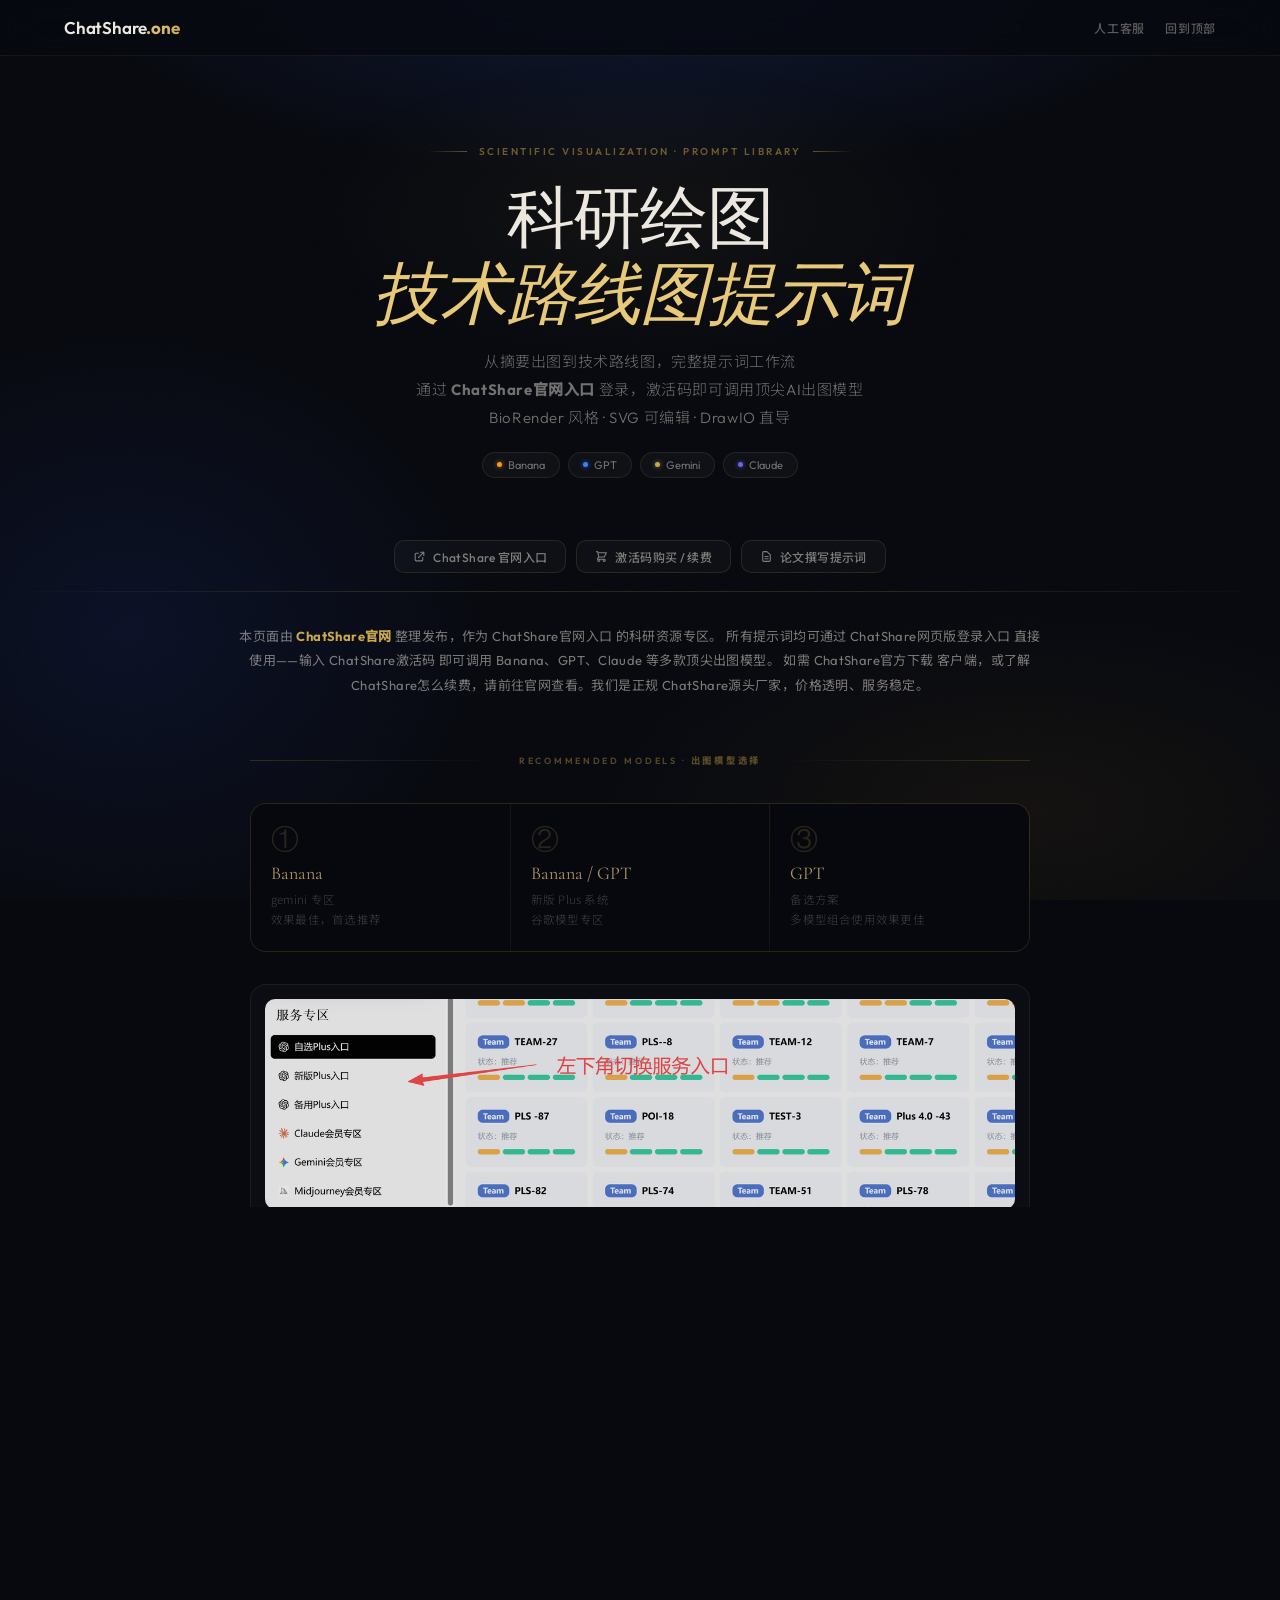
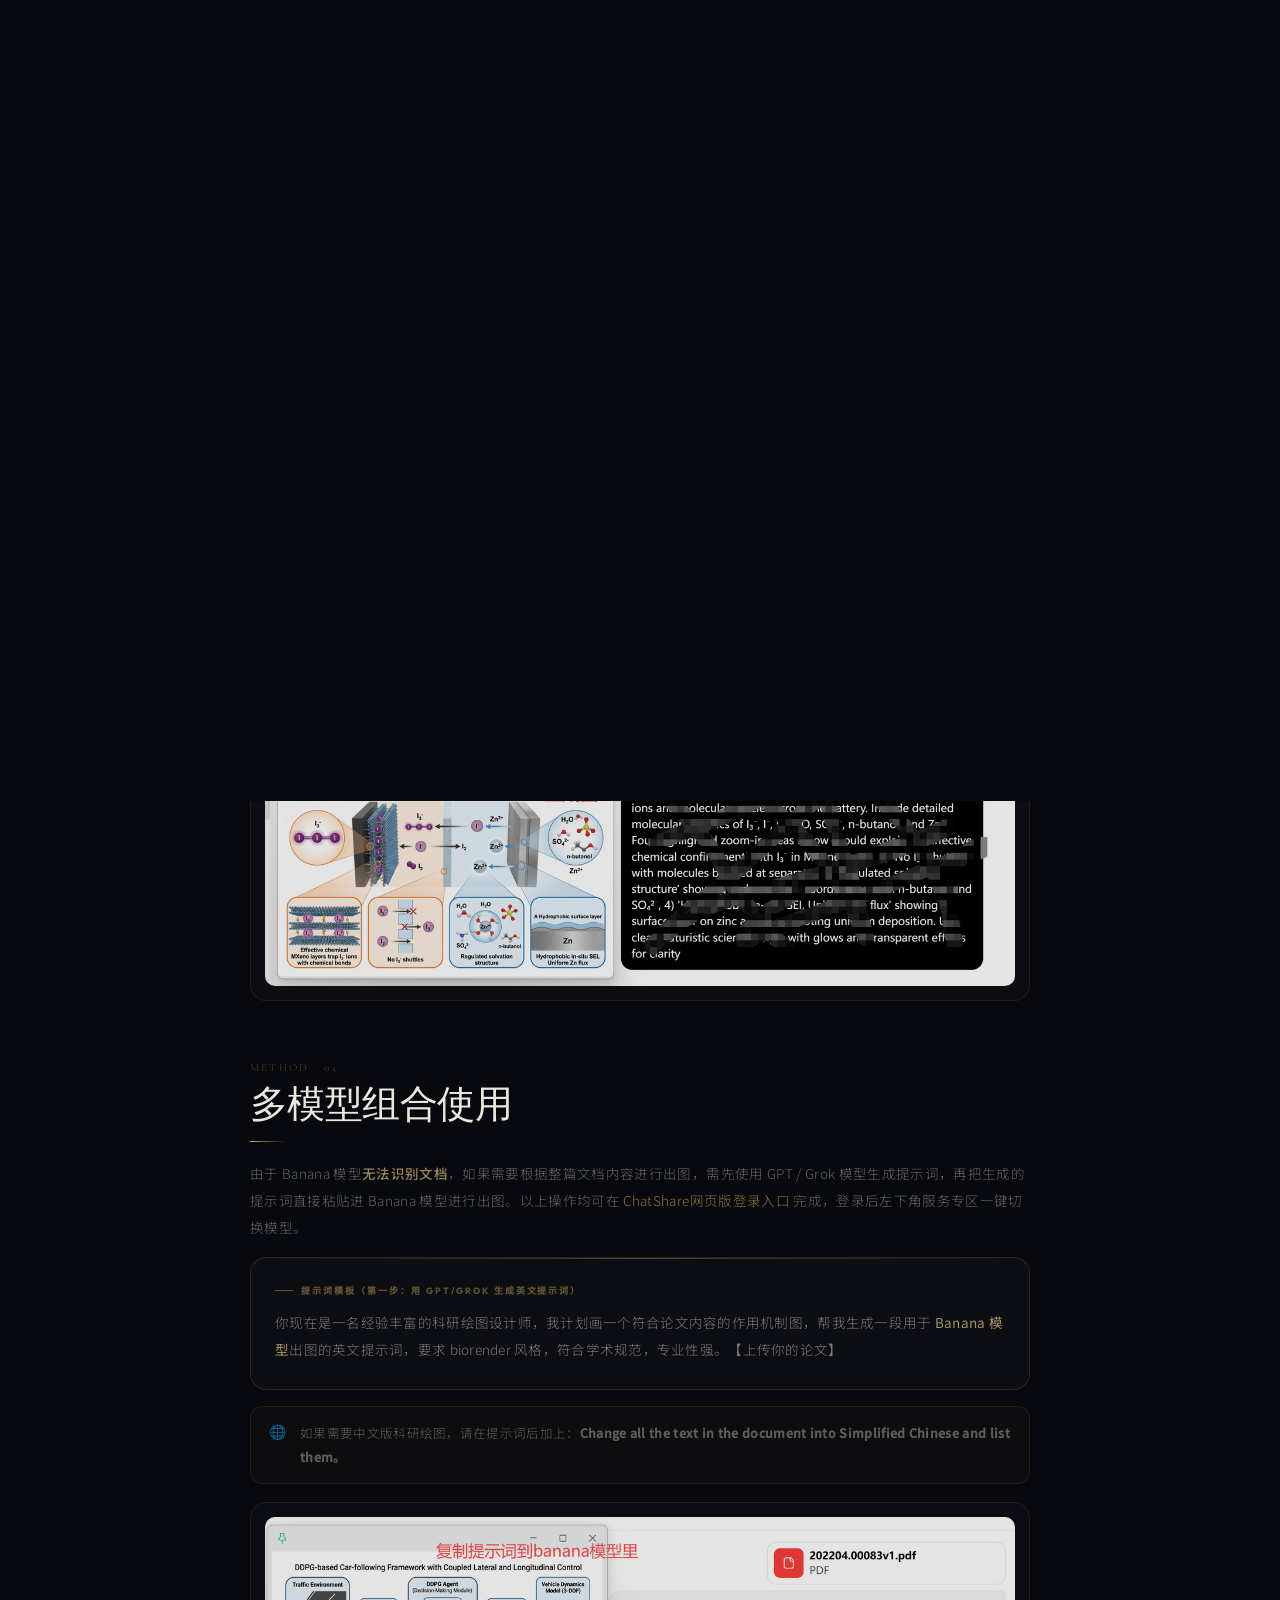
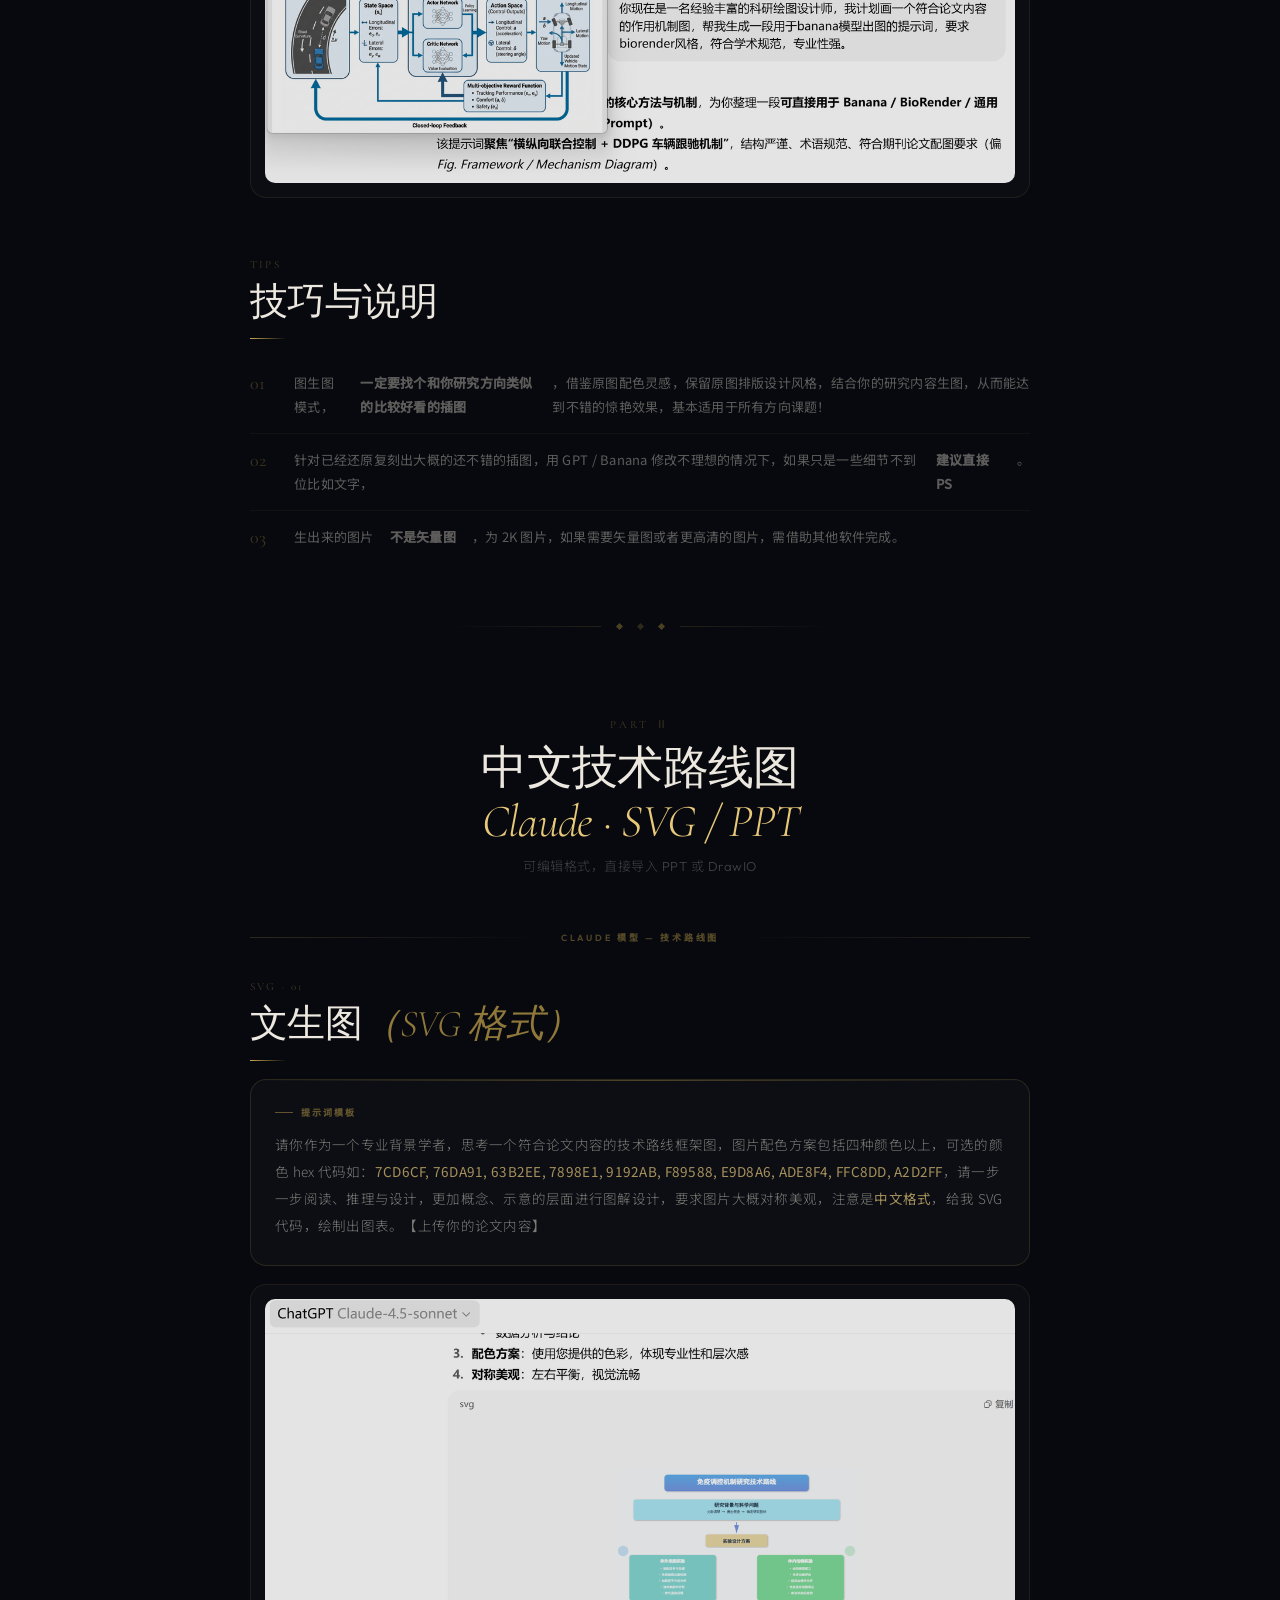
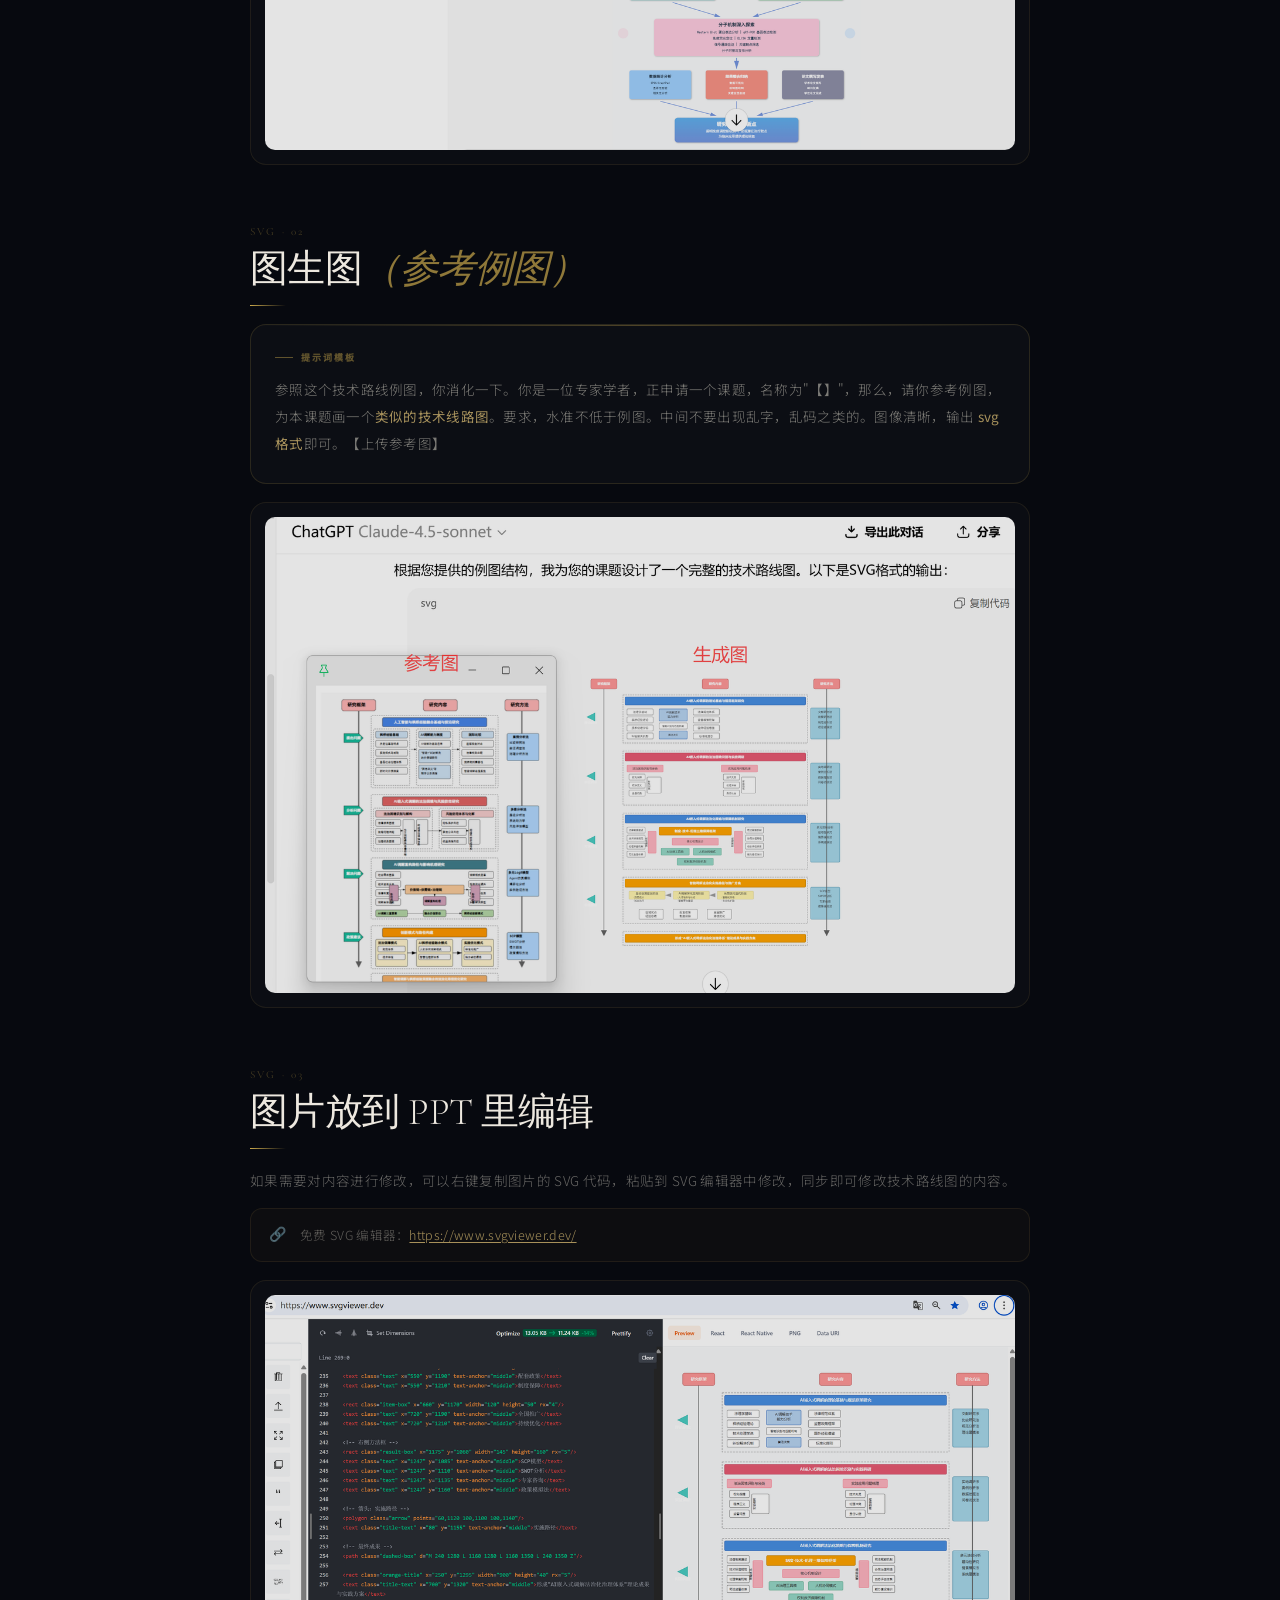
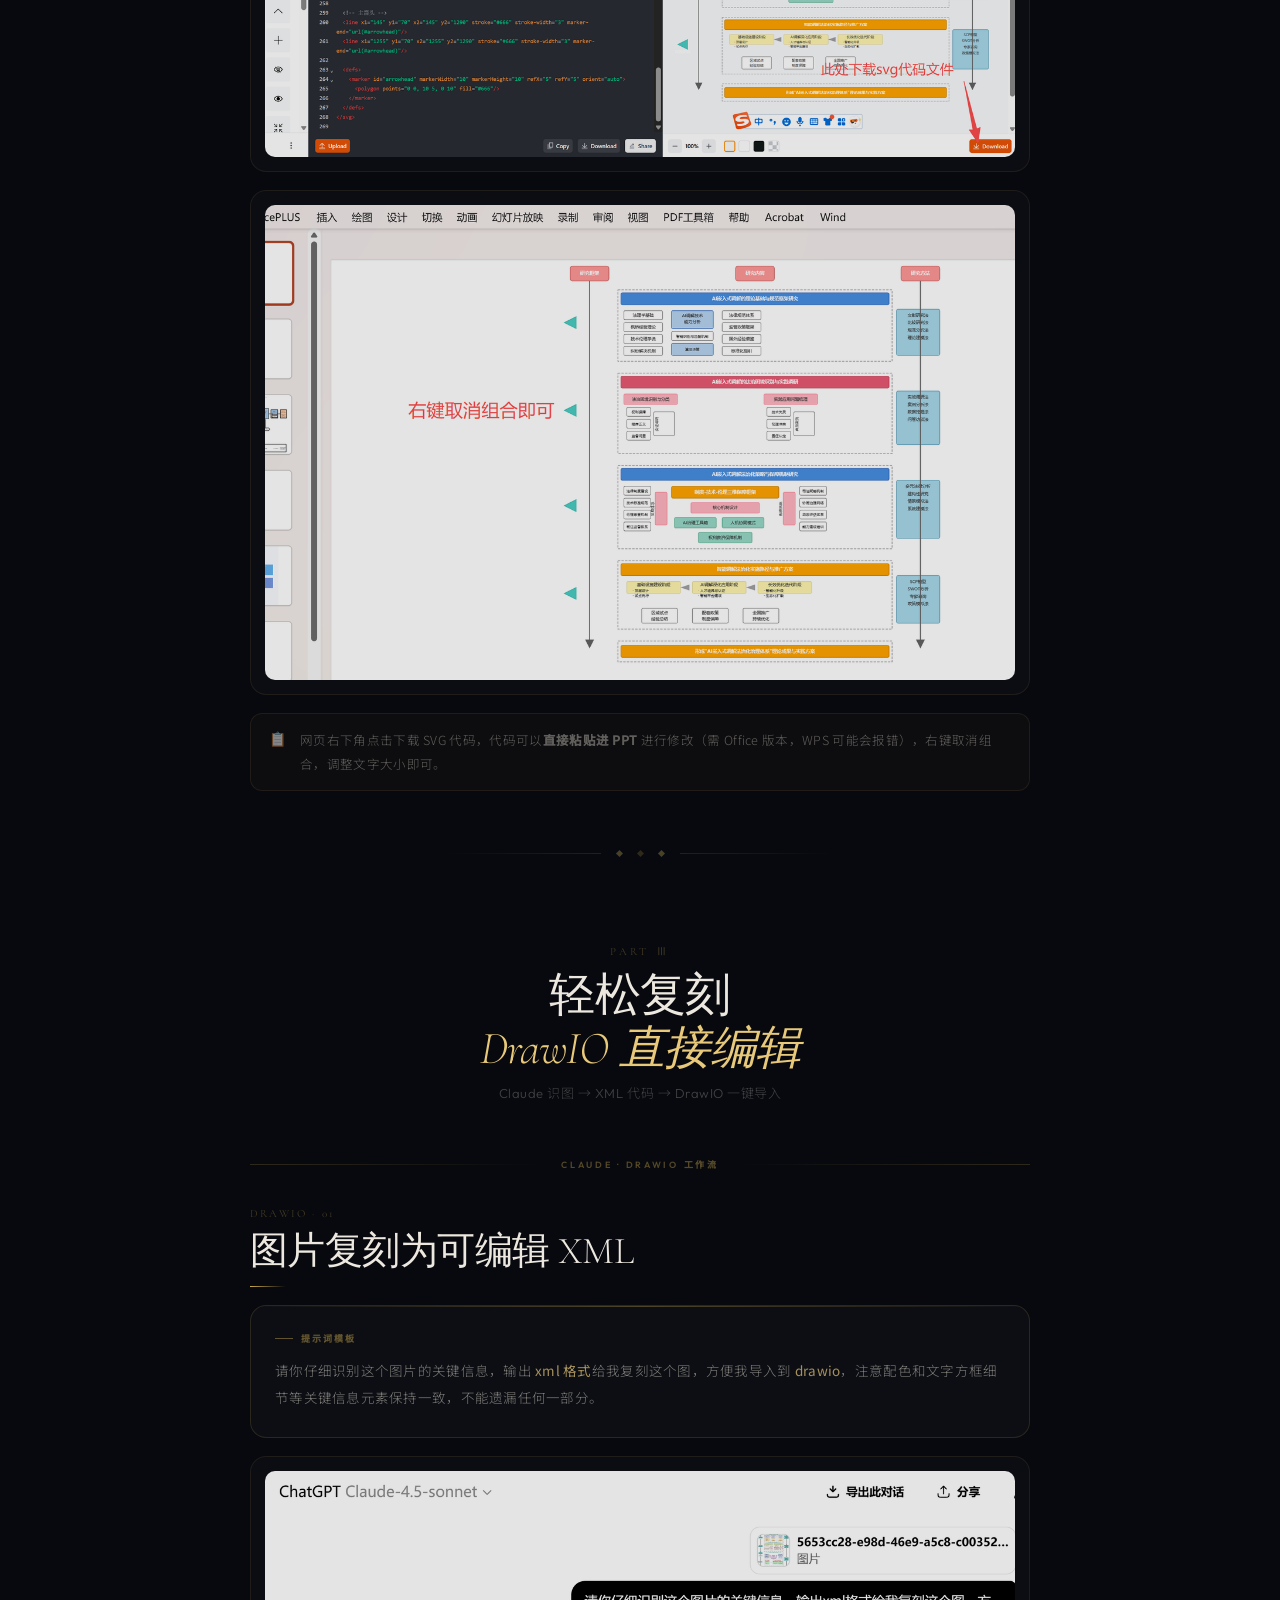
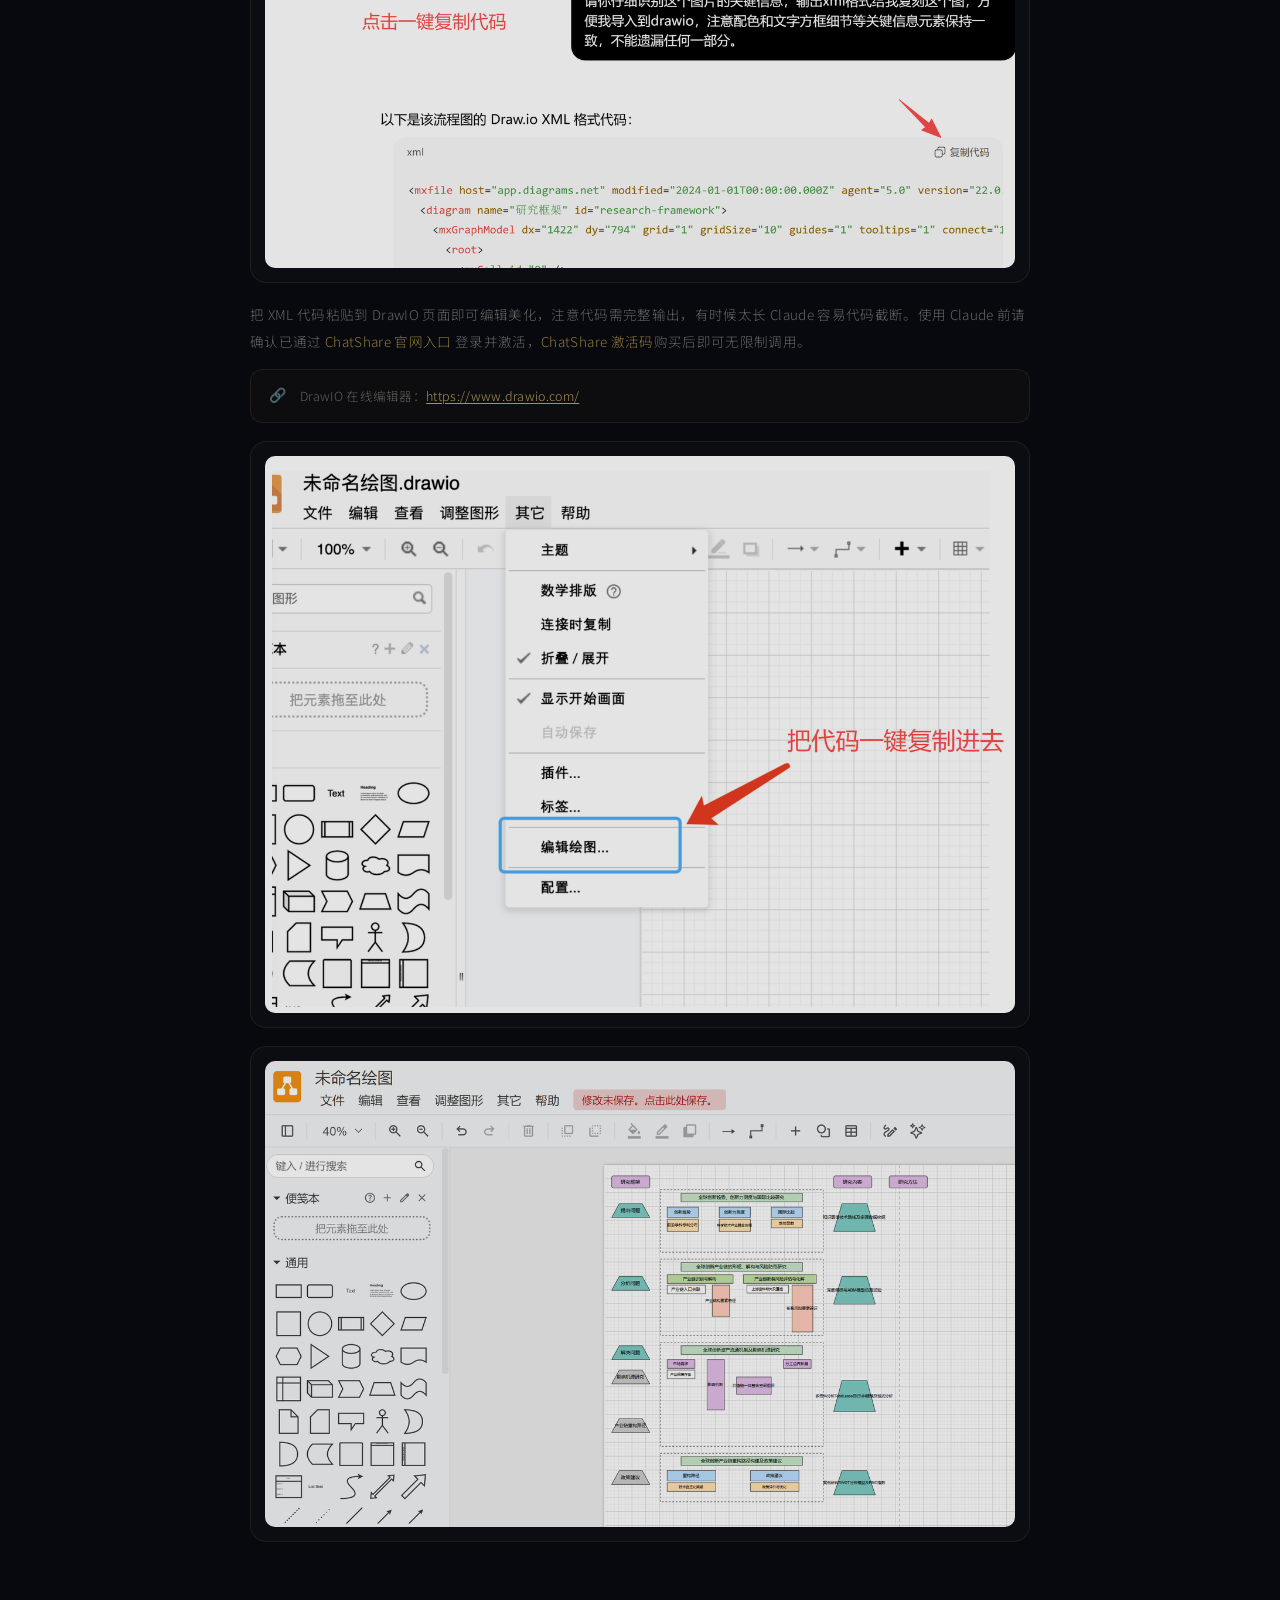
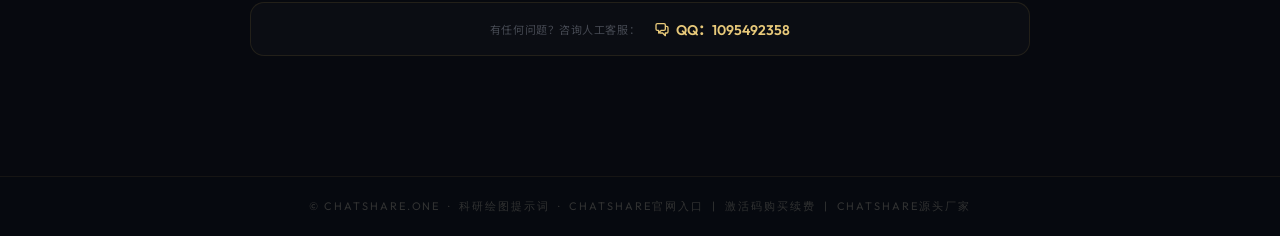
<file: prompt.html>
﻿<!DOCTYPE html>
<html lang="zh-CN">
<head>
  <meta charset="UTF-8">
  <meta name="viewport" content="width=device-width, initial-scale=1.0">
  <title>ChatShare官网入口 - 科研绘图与技术路线图提示词全集 | 激活码官方下载</title>
  <meta name="description" content="ChatShare官网提供完整科研绘图与技术路线图AI提示词，涵盖BioRender风格机制图、SVG技术路线图、DrawIO可编辑导出等工作流。通过ChatShare网页版登录入口输入激活码，即可调用Banana、GPT、Claude等顶尖模型。支持ChatShare官方下载，源头厂家直供，激活码续费简单便捷。">
  <meta name="keywords" content="chatshare官网入口,chatshare官网,chatshare激活码,chatshare怎么续费,chatshare官方下载,chatshare网页版登录入口,chatshare源头厂家,科研绘图提示词,技术路线图,biorender风格">

  <link rel="preconnect" href="https://fonts.googleapis.com">
  <link rel="preconnect" href="https://fonts.gstatic.com" crossorigin>
  <link href="static/css/css2-CormorantGaramonditalwght030004000500060013001400_Outfitwght300400500600700_NotoSansSCwght300400500_swap.css" rel="stylesheet">

  <style>
    :root {
      --gold:        #c9a84c;
      --gold-light:  #e8c97a;
      --gold-dim:    rgba(201,168,76,0.45);
      --gold-faint:  rgba(201,168,76,0.12);
      --ink:         #ede8df;
      --ink-dim:     rgba(220,215,205,0.5);
      --ink-muted:   rgba(180,175,165,0.35);
      --bg:          #07090f;
      --surface:     rgba(255,255,255,0.028);
      --border:      rgba(201,168,76,0.14);
      --border-mid:  rgba(201,168,76,0.26);
    }

    *, *::before, *::after { box-sizing: border-box; margin: 0; padding: 0; }
    html { scroll-behavior: smooth; }

    body {
      font-family: 'Outfit', 'Noto Sans SC', sans-serif;
      background: var(--bg);
      color: var(--ink);
      overflow-x: hidden;
      min-height: 100vh;
    }

    /* ── Background ── */
    .bg-layer {
      position: fixed;
      inset: 0;
      z-index: 0;
      pointer-events: none;
    }
    .bg-layer::before {
      content: '';
      position: absolute;
      inset: 0;
      background:
        radial-gradient(ellipse 80% 50% at 50% -10%, rgba(30,50,120,0.45) 0%, transparent 60%),
        radial-gradient(ellipse 60% 40% at 80% 90%,  rgba(100,70,15,0.13) 0%, transparent 55%),
        radial-gradient(ellipse 50% 60% at 10% 70%,  rgba(20,35,100,0.28) 0%, transparent 55%);
      animation: breathe 16s ease-in-out infinite;
    }
    .bg-layer::after {
      content: '';
      position: absolute;
      inset: 0;
      background-image: url("data:image/svg+xml,%3Csvg xmlns='http://www.w3.org/2000/svg' width='300' height='300'%3E%3Cfilter id='g'%3E%3CfeTurbulence type='fractalNoise' baseFrequency='0.85' numOctaves='4' stitchTiles='stitch'/%3E%3C/filter%3E%3Crect width='300' height='300' filter='url(%23g)' opacity='0.03'/%3E%3C/svg%3E");
      opacity: 0.6;
    }
    @keyframes breathe {
      0%,100% { transform: scale(1);    opacity: .9; }
      50%      { transform: scale(1.04); opacity: 1;  }
    }

    /* ── Nav ── */
    nav {
      position: fixed;
      top: 0; left: 0; right: 0;
      z-index: 100;
      height: 56px;
      display: flex;
      align-items: center;
      justify-content: space-between;
      padding: 0 clamp(24px, 5vw, 80px);
      background: rgba(7,9,15,0.8);
      backdrop-filter: blur(20px);
      border-bottom: 1px solid rgba(201,168,76,0.08);
    }
    .nav-logo {
      font-family: 'Outfit', sans-serif;
      font-size: 17px;
      font-weight: 600;
      letter-spacing: -0.01em;
      color: var(--ink);
    }
    .nav-logo span {
      background: linear-gradient(130deg, var(--gold-light), var(--gold));
      -webkit-background-clip: text;
      -webkit-text-fill-color: transparent;
      font-weight: 800;
    }
    .nav-links {
      display: flex;
      align-items: center;
      gap: 20px;
    }
    .nav-link {
      font-size: 12px;
      font-weight: 500;
      color: rgba(220,215,205,0.4);
      text-decoration: none;
      letter-spacing: 0.06em;
      text-transform: uppercase;
      transition: color .25s;
    }
    .nav-link:hover { color: var(--gold-light); }

    /* ── Page ── */
    .page {
      position: relative;
      z-index: 1;
      padding-top: 56px;
    }

    /* ── HERO ── */
    .hero {
      text-align: center;
      padding: clamp(48px, 7vw, 80px) clamp(20px, 5vw, 80px) clamp(28px, 4vw, 44px);
      position: relative;
    }
    .hero-glow {
      position: absolute;
      top: 0; left: 50%;
      transform: translateX(-50%);
      width: min(700px, 90vw);
      height: 320px;
      background: radial-gradient(ellipse, rgba(201,168,76,0.06) 0%, transparent 70%);
      pointer-events: none;
    }
    .hero-eyebrow {
      display: inline-flex;
      align-items: center;
      gap: 12px;
      margin-bottom: 24px;
      opacity: 0;
      animation: fadeUp .8s .1s ease forwards;
    }
    .hero-eyebrow-line {
      width: 40px; height: 1px;
      background: linear-gradient(90deg, transparent, var(--gold-dim));
    }
    .hero-eyebrow-line.r {
      background: linear-gradient(90deg, var(--gold-dim), transparent);
    }
    .hero-eyebrow-text {
      font-size: 10px;
      font-weight: 600;
      letter-spacing: 0.25em;
      color: rgba(201,168,76,0.5);
      text-transform: uppercase;
    }
    .hero-title {
      font-family: 'Cormorant Garamond', serif;
      font-size: clamp(34px, 6vw, 68px);
      font-weight: 300;
      line-height: 1.12;
      color: var(--ink);
      letter-spacing: -0.02em;
      margin-bottom: 14px;
      opacity: 0;
      animation: fadeUp .9s .2s ease forwards;
    }
    .hero-title em { font-style: italic; color: var(--gold-light); }
    .hero-sub {
      font-size: clamp(13px, 1.6vw, 15px);
      color: var(--ink-dim);
      font-weight: 300;
      letter-spacing: 0.04em;
      max-width: 520px;
      margin: 0 auto 20px;
      line-height: 1.85;
      opacity: 0;
      animation: fadeUp .9s .35s ease forwards;
    }
    .hero-badges {
      display: flex;
      justify-content: center;
      gap: 8px;
      flex-wrap: wrap;
      opacity: 0;
      animation: fadeUp .9s .45s ease forwards;
    }
    .hero-badge {
      display: inline-flex;
      align-items: center;
      gap: 6px;
      padding: 5px 14px;
      border-radius: 100px;
      background: rgba(255,255,255,0.03);
      border: 1px solid rgba(201,168,76,0.12);
      font-size: 11px;
      color: rgba(220,215,205,0.5);
      font-weight: 400;
    }
    .hero-badge-dot {
      width: 5px; height: 5px; border-radius: 50%;
      background: var(--gold);
      box-shadow: 0 0 5px rgba(201,168,76,.7);
    }
    .hero-badge-dot.blue  { background:#3b82f6; box-shadow:0 0 5px rgba(59,130,246,.7); }
    .hero-badge-dot.amber { background:#f59e0b; box-shadow:0 0 5px rgba(245,158,11,.7); }
    .hero-badge-dot.indigo{ background:#6366f1; box-shadow:0 0 5px rgba(99,102,241,.7); }

    /* ── HR gold ── */
    .hr-gold {
      width: 100%; height: 1px;
      background: linear-gradient(90deg, transparent, rgba(201,168,76,0.18) 30%, rgba(201,168,76,0.18) 70%, transparent);
    }

    /* ── Quick links ── */
    .quick-links {
      display: flex;
      align-items: center;
      justify-content: center;
      gap: 10px;
      flex-wrap: wrap;
      padding: 18px 24px;
      max-width: 900px;
      margin: 0 auto;
      opacity: 0;
      animation: fadeUp .9s .55s ease forwards;
    }
    .quick-link {
      display: inline-flex;
      align-items: center;
      gap: 7px;
      padding: 7px 18px;
      border-radius: 10px;
      border: 1px solid var(--border);
      background: var(--surface);
      color: rgba(220,215,205,0.55);
      text-decoration: none;
      font-size: 12px;
      font-weight: 500;
      letter-spacing: 0.03em;
      transition: all .3s;
    }
    .quick-link:hover {
      border-color: var(--border-mid);
      color: var(--gold-light);
      background: rgba(201,168,76,0.05);
    }

    /* ── Content wrap ── */
    .content-wrap {
      max-width: 900px;
      margin: 0 auto;
      padding: clamp(32px,5vw,56px) clamp(20px,5vw,60px) clamp(56px,8vw,96px);
      opacity: 0;
      animation: fadeUp .9s .6s ease forwards;
    }

    /* ── Section label ── */
    .section-label {
      display: flex;
      align-items: center;
      gap: 14px;
      margin-bottom: 36px;
    }
    .section-label-line {
      flex: 1; height: 1px;
      background: linear-gradient(90deg, rgba(201,168,76,0.2), transparent);
    }
    .section-label-text {
      font-size: 9px;
      font-weight: 600;
      letter-spacing: 0.3em;
      color: rgba(201,168,76,0.4);
      text-transform: uppercase;
      white-space: nowrap;
    }

    /* ── Model selector card ── */
    .model-grid {
      display: grid;
      grid-template-columns: repeat(3, 1fr);
      gap: 1px;
      background: rgba(201,168,76,0.07);
      border: 1px solid rgba(201,168,76,0.1);
      border-radius: 16px;
      overflow: hidden;
      margin-bottom: 32px;
    }
    @media(max-width:600px){ .model-grid{ grid-template-columns:1fr; } }
    .model-cell {
      background: rgba(7,9,15,0.97);
      padding: 22px 20px;
      transition: background .3s;
    }
    .model-cell:hover { background: rgba(201,168,76,0.03); }
    .model-cell-rank {
      font-family: 'Cormorant Garamond', serif;
      font-size: 28px;
      font-weight: 300;
      color: rgba(201,168,76,0.18);
      line-height: 1;
      margin-bottom: 8px;
    }
    .model-cell-title {
      font-family: 'Cormorant Garamond', serif;
      font-size: 18px;
      color: rgba(232,200,120,0.75);
      margin-bottom: 5px;
      font-weight: 400;
    }
    .model-cell-desc {
      font-family: 'Noto Sans SC', sans-serif;
      font-size: 11.5px;
      color: rgba(130,130,140,0.45);
      font-weight: 300;
      line-height: 1.75;
      letter-spacing: 0.02em;
    }
    .model-badge {
      display: inline-block;
      font-size: 9px; font-weight: 700;
      letter-spacing: 0.14em;
      text-transform: uppercase;
      padding: 2px 7px;
      border-radius: 4px;
      margin-bottom: 10px;
      background: linear-gradient(130deg, #c9a84c, #9a7830);
      color: #07090f;
      box-shadow: 0 2px 8px rgba(201,168,76,0.25);
    }

    /* ── Chapter block ── */
    .chapter {
      margin-bottom: 60px;
    }
    .chapter-num {
      font-family: 'Cormorant Garamond', serif;
      font-size: 11px;
      color: rgba(201,168,76,0.3);
      letter-spacing: 0.2em;
      text-transform: uppercase;
      display: block;
      margin-bottom: 10px;
    }
    .chapter-title {
      font-family: 'Cormorant Garamond', serif;
      font-size: clamp(24px, 3.2vw, 38px);
      font-weight: 300;
      color: var(--ink);
      line-height: 1.15;
      letter-spacing: -0.015em;
      margin-bottom: 18px;
      position: relative;
      padding-bottom: 14px;
    }
    .chapter-title::after {
      content: '';
      position: absolute;
      left: 0; bottom: 0;
      width: 36px; height: 1px;
      background: linear-gradient(90deg, var(--gold), transparent);
    }
    .chapter-title em { font-style: italic; color: rgba(201,168,76,0.7); }

    .sub-title {
      font-family: 'Cormorant Garamond', serif;
      font-size: clamp(18px, 2.2vw, 24px);
      font-weight: 400;
      color: rgba(232,201,122,0.75);
      margin: 32px 0 12px;
      letter-spacing: 0.01em;
    }

    /* ── Body text ── */
    .body-text {
      font-family: 'Noto Sans SC', sans-serif;
      font-size: 13.5px;
      color: rgba(200,196,185,0.5);
      font-weight: 300;
      line-height: 2;
      letter-spacing: 0.025em;
      margin: 10px 0;
    }
    .body-text strong { color: rgba(232,201,122,0.65); font-weight: 500; }
    .body-text a {
      color: var(--gold-light);
      text-decoration: underline;
      text-underline-offset: 3px;
      opacity: .7;
      transition: opacity .2s;
    }
    .body-text a:hover { opacity: 1; }

    /* ── Template box ── */
    .tpl-box {
      position: relative;
      background: rgba(255,255,255,0.022);
      border: 1px solid rgba(201,168,76,0.16);
      border-radius: 16px;
      padding: 26px 24px;
      margin: 16px 0;
      overflow: hidden;
      transition: border-color .35s;
    }
    .tpl-box:hover { border-color: rgba(201,168,76,0.3); }
    .tpl-box::before {
      content: '';
      position: absolute;
      top: 0; left: 0; right: 0;
      height: 1px;
      background: linear-gradient(90deg, transparent, rgba(201,168,76,0.35), transparent);
    }
    .tpl-box-label {
      font-size: 9px;
      font-weight: 700;
      letter-spacing: 0.22em;
      text-transform: uppercase;
      color: rgba(201,168,76,0.45);
      margin-bottom: 12px;
      display: flex;
      align-items: center;
      gap: 8px;
    }
    .tpl-box-label::before {
      content: '';
      width: 18px; height: 1px;
      background: var(--gold-dim);
    }
    .tpl-content {
      font-family: 'Noto Sans SC', sans-serif;
      font-size: 13.5px;
      color: rgba(200,196,185,0.6);
      font-weight: 300;
      line-height: 2;
      letter-spacing: 0.02em;
    }
    .tpl-content em {
      font-style: normal;
      color: rgba(232,201,122,0.7);
      font-weight: 400;
    }

    /* ── Note box ── */
    .note-box {
      display: flex;
      gap: 14px;
      align-items: flex-start;
      padding: 14px 18px;
      background: rgba(201,168,76,0.03);
      border: 1px solid rgba(201,168,76,0.1);
      border-radius: 12px;
      margin: 14px 0;
    }
    .note-icon {
      font-size: 14px;
      flex-shrink: 0;
      margin-top: 2px;
      opacity: .5;
    }
    .note-text {
      font-family: 'Noto Sans SC', sans-serif;
      font-size: 12.5px;
      color: rgba(180,175,165,0.5);
      font-weight: 300;
      line-height: 1.9;
      letter-spacing: 0.025em;
    }
    .note-text a {
      color: var(--gold-light);
      text-decoration: underline;
      text-underline-offset: 2px;
      opacity: .7;
    }
    .note-text a:hover { opacity: 1; }

    /* ── Image card ── */
    .img-card {
      width: 100%;
      border: 1px solid rgba(201,168,76,0.1);
      border-radius: 16px;
      overflow: hidden;
      background: rgba(255,255,255,0.02);
      padding: 14px;
      margin: 18px 0;
      transition: border-color .3s;
    }
    .img-card:hover { border-color: rgba(201,168,76,0.22); }
    .img-card img {
      width: 100%;
      height: auto;
      border-radius: 10px;
      display: block;
      filter: brightness(.88) contrast(1.04);
    }

    /* ── Step list ── */
    .step-list {
      counter-reset: step;
      list-style: none;
      margin: 14px 0;
    }
    .step-list li {
      counter-increment: step;
      display: flex;
      gap: 16px;
      padding: 14px 0;
      border-bottom: 1px solid rgba(201,168,76,0.06);
      font-family: 'Noto Sans SC', sans-serif;
      font-size: 13px;
      color: rgba(180,175,165,0.5);
      line-height: 1.85;
      letter-spacing: 0.02em;
    }
    .step-list li:last-child { border-bottom: none; }
    .step-list li::before {
      content: counter(step, decimal-leading-zero);
      font-family: 'Cormorant Garamond', serif;
      font-size: 18px;
      font-weight: 400;
      color: rgba(201,168,76,0.28);
      line-height: 1.4;
      flex-shrink: 0;
      min-width: 28px;
    }

    /* ── Ornament divider ── */
    .ornament {
      display: flex;
      align-items: center;
      justify-content: center;
      gap: 16px;
      margin: 48px 0;
    }
    .ornament-line {
      flex: 1; max-width: 160px; height: 1px;
      background: linear-gradient(90deg, transparent, rgba(201,168,76,0.15));
    }
    .ornament-line.r {
      background: linear-gradient(90deg, rgba(201,168,76,0.15), transparent);
    }
    .ornament-diamond {
      width: 5px; height: 5px;
      background: rgba(201,168,76,0.35);
      transform: rotate(45deg);
    }

    /* ── Contact ── */
    .contact-card {
      display: flex;
      align-items: center;
      justify-content: center;
      gap: 14px;
      flex-wrap: wrap;
      padding: 16px 28px;
      border: 1px solid rgba(201,168,76,0.12);
      border-radius: 14px;
      background: rgba(255,255,255,0.018);
      margin: 24px 0;
      transition: border-color .3s;
    }
    .contact-card:hover { border-color: rgba(201,168,76,0.25); }
    .contact-label {
      font-size: 11px;
      color: rgba(155,160,175,0.4);
      letter-spacing: 0.05em;
    }
    .contact-link {
      display: inline-flex; align-items: center; gap: 6px;
      font-size: 14px; font-weight: 600;
      color: var(--gold-light);
      text-decoration: none;
      transition: opacity .25s;
    }
    .contact-link:hover { opacity: .75; }

    /* ── QR ── */
    .qr-wrap {
      display: inline-flex;
      flex-direction: column;
      align-items: center;
      gap: 12px;
      padding: 24px;
      border: 1px solid rgba(201,168,76,0.1);
      border-radius: 16px;
      background: rgba(255,255,255,0.02);
    }
    .qr-wrap img {
      max-width: 170px;
      border-radius: 10px;
      filter: brightness(.85) contrast(1.05);
    }
    .qr-caption {
      font-size: 11px;
      color: rgba(155,160,175,0.35);
      letter-spacing: 0.06em;
    }
    .center-block { display: flex; justify-content: center; margin: 24px 0; }

    /* ── Part banner ── */
    .part-banner {
      text-align: center;
      padding: 40px 20px 24px;
    }
    .part-banner-num {
      font-family: 'Cormorant Garamond', serif;
      font-size: 11px;
      letter-spacing: 0.3em;
      color: rgba(201,168,76,0.3);
      text-transform: uppercase;
      margin-bottom: 10px;
    }
    .part-banner-title {
      font-family: 'Cormorant Garamond', serif;
      font-size: clamp(26px, 4vw, 46px);
      font-weight: 300;
      color: var(--ink);
      line-height: 1.15;
      letter-spacing: -0.015em;
    }
    .part-banner-title em { font-style: italic; color: var(--gold-light); }
    .part-banner-sub {
      font-size: 13px;
      color: rgba(200,196,185,0.3);
      font-weight: 300;
      margin-top: 8px;
      letter-spacing: 0.04em;
    }

    /* Footer */
    footer {
      border-top: 1px solid rgba(201,168,76,0.08);
      background: rgba(7,9,15,0.8);
      padding: 22px;
      text-align: center;
    }
    footer p {
      font-size: 11px;
      color: rgba(130,125,115,0.35);
      letter-spacing: 0.18em;
      text-transform: uppercase;
      font-family: 'Outfit', sans-serif;
    }

    @keyframes fadeUp {
      from { opacity: 0; transform: translateY(20px); }
      to   { opacity: 1; transform: translateY(0);    }
    }

    @media(max-width:600px){
      .content-wrap { padding: 24px 16px 56px; }
    }
  </style>
</head>

<body>
  <div class="bg-layer"></div>

  <nav>
    <div class="nav-logo">ChatShare<span>.one</span></div>
    <div class="nav-links">
      <a href="https://qm.qq.com/q/r15K2RpmZq" class="nav-link" target="_blank">人工客服</a>
      <a href="#top" class="nav-link">回到顶部</a>
    </div>
  </nav>

  <div class="page" id="top">

    <!-- HERO -->
    <section class="hero">
      <div class="hero-glow"></div>
      <div class="hero-eyebrow">
        <div class="hero-eyebrow-line"></div>
        <span class="hero-eyebrow-text">Scientific Visualization · Prompt Library</span>
        <div class="hero-eyebrow-line r"></div>
      </div>
      <h1 class="hero-title">
        科研绘图<br>
        <em>技术路线图提示词</em>
      </h1>
      <p class="hero-sub">
        从摘要出图到技术路线图，完整提示词工作流<br>
        通过 <strong>ChatShare官网入口</strong> 登录，激活码即可调用顶尖AI出图模型<br>
        BioRender 风格 · SVG 可编辑 · DrawIO 直导
      </p>
      <div class="hero-badges">
        <div class="hero-badge"><span class="hero-badge-dot amber"></span>Banana</div>
        <div class="hero-badge"><span class="hero-badge-dot blue"></span>GPT</div>
        <div class="hero-badge"><span class="hero-badge-dot"></span>Gemini</div>
        <div class="hero-badge"><span class="hero-badge-dot indigo"></span>Claude</div>
      </div>
    </section>

    <!-- Quick links -->
    <div class="quick-links">
      <a href="index.html" target="_blank" class="quick-link">
        <svg width="13" height="13" fill="none" stroke="currentColor" viewbox="0 0 24 24"><path stroke-linecap="round" stroke-linejoin="round" stroke-width="2" d="M10 6H6a2 2 0 00-2 2v10a2 2 0 002 2h10a2 2 0 002-2v-4M14 4h6m0 0v6m0-6L10 14"></path></svg>
        ChatShare 官网入口
      </a>
      <a href="https://fcai.me/chatshare" target="_blank" class="quick-link">
        <svg width="13" height="13" fill="none" stroke="currentColor" viewbox="0 0 24 24"><path stroke-linecap="round" stroke-linejoin="round" stroke-width="2" d="M3 3h2l.4 2M7 13h10l4-8H5.4M7 13L5.4 5M7 13l-2.293 2.293c-.63.63-.184 1.707.707 1.707H17m0 0a2 2 0 100 4 2 2 0 000-4zm-8 2a2 2 0 11-4 0 2 2 0 014 0z"></path></svg>
        激活码购买 / 续费
      </a>
      <a href="papre.html" target="_blank" class="quick-link">
        <svg width="13" height="13" fill="none" stroke="currentColor" viewbox="0 0 24 24"><path stroke-linecap="round" stroke-linejoin="round" stroke-width="2" d="M9 12h6m-6 4h6m2 5H7a2 2 0 01-2-2V5a2 2 0 012-2h5.586a1 1 0 01.707.293l5.414 5.414a1 1 0 01.293.707V19a2 2 0 01-2 2z"></path></svg>
        论文撰写提示词
      </a>
    </div>

    <div class="hr-gold"></div>

    <!-- 关键词介绍段 -->
    <div style="max-width:860px;margin:0 auto;padding:32px 24px 0;text-align:center;">
      <p style="font-size:13px;color:rgba(220,215,205,0.55);line-height:1.9;letter-spacing:0.03em;">
        本页面由 <a href="index.html" target="_blank" style="color:var(--gold);text-decoration:none;"><strong>ChatShare官网</strong></a> 整理发布，作为 ChatShare官网入口 的科研资源专区。
        所有提示词均可通过 ChatShare网页版登录入口 直接使用——输入 ChatShare激活码 即可调用 Banana、GPT、Claude 等多款顶尖出图模型。
        如需 ChatShare官方下载 客户端，或了解 ChatShare怎么续费，请前往官网查看。我们是正规 ChatShare源头厂家，价格透明、服务稳定。
      </p>
    </div>

    <!-- ===== MAIN CONTENT ===== -->
    <div class="content-wrap">

      <!-- Model selector -->
      <div class="section-label">
        <div class="section-label-line"></div>
        <span class="section-label-text">Recommended Models · 出图模型选择</span>
        <div class="section-label-line" style="background:linear-gradient(90deg,transparent,rgba(201,168,76,0.2));"></div>
      </div>

      <div class="model-grid">
        <div class="model-cell">
          <div class="model-cell-rank">①</div>
          <div class="model-cell-title">Banana</div>
          <div class="model-cell-desc">gemini 专区<br>效果最佳，首选推荐</div>
        </div>
        <div class="model-cell">
          <div class="model-cell-rank">②</div>
          <div class="model-cell-title">Banana / GPT</div>
          <div class="model-cell-desc">新版 Plus 系统<br>谷歌模型专区</div>
        </div>
        <div class="model-cell">
          <div class="model-cell-rank">③</div>
          <div class="model-cell-title">GPT</div>
          <div class="model-cell-desc">备选方案<br>多模型组合使用效果更佳</div>
        </div>
      </div>

      <div class="img-card">
        <img src="static/picture/99.png" alt="服务专区界面">
      </div>

      <div class="ornament">
        <div class="ornament-line"></div>
        <div class="ornament-diamond"></div>
        <div class="ornament-diamond" style="background:rgba(201,168,76,0.2);"></div>
        <div class="ornament-diamond"></div>
        <div class="ornament-line r"></div>
      </div>

      <!-- ===== Part I: 科研绘图 ===== -->
      <div class="part-banner">
        <div class="part-banner-num">Part Ⅰ</div>
        <h2 class="part-banner-title">科研绘图<br><em>Banana · GPT</em></h2>
        <p class="part-banner-sub">BioRender 风格机制图生成</p>
      </div>

      <div class="section-label" style="margin-top:32px;">
        <div class="section-label-line"></div>
        <span class="section-label-text">四种出图方式</span>
        <div class="section-label-line" style="background:linear-gradient(90deg,transparent,rgba(201,168,76,0.2));"></div>
      </div>

      <!-- 1 提示词出图 -->
      <div class="chapter">
        <span class="chapter-num">Method · 01</span>
        <h2 class="chapter-title">提示词出图<em>（摘要/研究内容）</em></h2>

        <div class="tpl-box">
          <div class="tpl-box-label">提示词模板</div>
          <div class="tpl-content">
            你现在是一名经验丰富的科研绘图设计师，请结合我发你的【文本摘要/研究内容】生成对应的 <em>biorender 风格</em>的可用于科研发表的机制图（长宽比 16:9，背景白色）。研究内容如下：【输入对应内容即可，中英文都行】
          </div>
        </div>

        <div class="note-box">
          <span class="note-icon">💡</span>
          <p class="note-text">科研绘图语言默认为<strong>英文</strong>，需要中文的可在提示词后添加：【图中的文字转为简体中文】，下同。</p>
        </div>

        <div class="img-card">
          <img src="static/picture/98.png" alt="提示词出图示例1">
        </div>
        <div class="img-card">
          <img src="static/picture/97.png" alt="提示词出图示例2">
        </div>
      </div>

      <!-- 2 手稿生图 -->
      <div class="chapter">
        <span class="chapter-num">Method · 02</span>
        <h2 class="chapter-title">手稿生图</h2>

        <div class="tpl-box">
          <div class="tpl-box-label">提示词模板</div>
          <div class="tpl-content">
            你现在是一名经验丰富的科研绘图设计师，根据所提供的草稿图，进行上色和修饰，生成一份可用于科研发表的机制图，要求 <em>biorender 风格</em>，长宽比 16:9，图片背景白色，生成对应符合科研发表的期刊级插图。
          </div>
        </div>

        <div class="img-card">
          <img src="static/picture/96.png" alt="手稿生图示例">
        </div>
      </div>

      <!-- 3 参考案例图 -->
      <div class="chapter">
        <span class="chapter-num">Method · 03</span>
        <h2 class="chapter-title">参考案例图 + 提示词<em>（风格统一）</em></h2>

        <div class="tpl-box">
          <div class="tpl-box-label">提示词模板</div>
          <div class="tpl-content">
            你现在是一名经验丰富的科研绘图设计师，需要你生成符合科研发表的期刊级插图，结合我发你的<em>研究内容</em>再参考我发你的<em>样图</em>（借鉴模仿配色，排版设计等，16:9 尺寸，背景白色）生成对应 biorender 风格机制图。研究内容如下：【】。
          </div>
        </div>

        <div class="img-card">
          <img src="static/picture/95.png" alt="参考案例图+提示词出图示例">
        </div>
      </div>

      <!-- 4 多模型组合 -->
      <div class="chapter">
        <span class="chapter-num">Method · 04</span>
        <h2 class="chapter-title">多模型组合使用</h2>

        <p class="body-text">由于 Banana 模型<strong>无法识别文档</strong>，如果需要根据整篇文档内容进行出图，需先使用 GPT / Grok 模型生成提示词，再把生成的提示词直接粘贴进 Banana 模型进行出图。以上操作均可在 <a href="index.html" target="_blank" style="color:var(--gold);text-decoration:none;">ChatShare网页版登录入口</a> 完成，登录后左下角服务专区一键切换模型。</p>

        <div class="tpl-box">
          <div class="tpl-box-label">提示词模板（第一步：用 GPT/Grok 生成英文提示词）</div>
          <div class="tpl-content">
            你现在是一名经验丰富的科研绘图设计师，我计划画一个符合论文内容的作用机制图，帮我生成一段用于 <em>Banana 模型</em>出图的英文提示词，要求 biorender 风格，符合学术规范，专业性强。【上传你的论文】
          </div>
        </div>

        <div class="note-box">
          <span class="note-icon">🌐</span>
          <p class="note-text">如果需要中文版科研绘图，请在提示词后加上：<strong>Change all the text in the document into Simplified Chinese and list them。</strong></p>
        </div>

        <div class="img-card">
          <img src="static/picture/94.png" alt="多模型组合使用生图示例">
        </div>
      </div>

      <!-- 5 技巧说明 -->
      <div class="chapter">
        <span class="chapter-num">Tips</span>
        <h2 class="chapter-title">技巧与说明</h2>

        <ol class="step-list">
          <li>
            图生图模式，<strong>一定要找个和你研究方向类似的比较好看的插图</strong>，借鉴原图配色灵感，保留原图排版设计风格，结合你的研究内容生图，从而能达到不错的惊艳效果，基本适用于所有方向课题！
          </li>
          <li>
            针对已经还原复刻出大概的还不错的插图，用 GPT / Banana 修改不理想的情况下，如果只是一些细节不到位比如文字，<strong>建议直接 PS</strong>。
          </li>
          <li>
            生出来的图片<strong>不是矢量图</strong>，为 2K 图片，如果需要矢量图或者更高清的图片，需借助其他软件完成。
          </li>
        </ol>
      </div>

      <div class="ornament">
        <div class="ornament-line"></div>
        <div class="ornament-diamond"></div>
        <div class="ornament-diamond" style="background:rgba(201,168,76,0.2);"></div>
        <div class="ornament-diamond"></div>
        <div class="ornament-line r"></div>
      </div>

      <!-- ===== Part II: 技术路线图 SVG ===== -->
      <div class="part-banner">
        <div class="part-banner-num">Part Ⅱ</div>
        <h2 class="part-banner-title">中文技术路线图<br><em>Claude · SVG / PPT</em></h2>
        <p class="part-banner-sub">可编辑格式，直接导入 PPT 或 DrawIO</p>
      </div>

      <div class="section-label" style="margin-top:32px;">
        <div class="section-label-line"></div>
        <span class="section-label-text">Claude 模型 — 技术路线图</span>
        <div class="section-label-line" style="background:linear-gradient(90deg,transparent,rgba(201,168,76,0.2));"></div>
      </div>

      <!-- 6.1 文生图 -->
      <div class="chapter">
        <span class="chapter-num">SVG · 01</span>
        <h2 class="chapter-title">文生图<em>（SVG 格式）</em></h2>

        <div class="tpl-box">
          <div class="tpl-box-label">提示词模板</div>
          <div class="tpl-content">
            请你作为一个专业背景学者，思考一个符合论文内容的技术路线框架图，图片配色方案包括四种颜色以上，可选的颜色 hex 代码如：<em>7CD6CF, 76DA91, 63B2EE, 7898E1, 9192AB, F89588, E9D8A6, ADE8F4, FFC8DD, A2D2FF</em>，请一步一步阅读、推理与设计，更加概念、示意的层面进行图解设计，要求图片大概对称美观，注意是<em>中文格式</em>，给我 SVG 代码，绘制出图表。【上传你的论文内容】
          </div>
        </div>

        <div class="img-card">
          <img src="static/picture/93.png" alt="文生图技术路线图示例">
        </div>
      </div>

      <!-- 6.2 图生图 -->
      <div class="chapter">
        <span class="chapter-num">SVG · 02</span>
        <h2 class="chapter-title">图生图<em>（参考例图）</em></h2>

        <div class="tpl-box">
          <div class="tpl-box-label">提示词模板</div>
          <div class="tpl-content">
            参照这个技术路线例图，你消化一下。你是一位专家学者，正申请一个课题，名称为"【】"，那么，请你参考例图，为本课题画一个<em>类似的技术线路图</em>。要求，水准不低于例图。中间不要出现乱字，乱码之类的。图像清晰，输出 <em>svg 格式</em>即可。【上传参考图】
          </div>
        </div>

        <div class="img-card">
          <img src="static/picture/92.png" alt="图生图技术路线图示例">
        </div>
      </div>

      <!-- 6.3 导入PPT -->
      <div class="chapter">
        <span class="chapter-num">SVG · 03</span>
        <h2 class="chapter-title">图片放到 PPT 里编辑</h2>

        <p class="body-text">如果需要对内容进行修改，可以右键复制图片的 SVG 代码，粘贴到 SVG 编辑器中修改，同步即可修改技术路线图的内容。</p>

        <div class="note-box">
          <span class="note-icon">🔗</span>
          <p class="note-text">免费 SVG 编辑器：<a href="https://www.svgviewer.dev/" target="_blank">https://www.svgviewer.dev/</a></p>
        </div>

        <div class="img-card">
          <img src="static/picture/91.png" alt="SVG编辑器界面">
        </div>
        <div class="img-card">
          <img src="static/picture/90.png" alt="PPT中编辑技术路线图示例">
        </div>

        <div class="note-box">
          <span class="note-icon">📋</span>
          <p class="note-text">网页右下角点击下载 SVG 代码，代码可以<strong>直接粘贴进 PPT</strong> 进行修改（需 Office 版本，WPS 可能会报错），右键取消组合，调整文字大小即可。</p>
        </div>
      </div>

      <div class="ornament">
        <div class="ornament-line"></div>
        <div class="ornament-diamond"></div>
        <div class="ornament-diamond" style="background:rgba(201,168,76,0.2);"></div>
        <div class="ornament-diamond"></div>
        <div class="ornament-line r"></div>
      </div>

      <!-- ===== Part III: DrawIO ===== -->
      <div class="part-banner">
        <div class="part-banner-num">Part Ⅲ</div>
        <h2 class="part-banner-title">轻松复刻<br><em>DrawIO 直接编辑</em></h2>
        <p class="part-banner-sub">Claude 识图 → XML 代码 → DrawIO 一键导入</p>
      </div>

      <div class="section-label" style="margin-top:32px;">
        <div class="section-label-line"></div>
        <span class="section-label-text">Claude · DrawIO 工作流</span>
        <div class="section-label-line" style="background:linear-gradient(90deg,transparent,rgba(201,168,76,0.2));"></div>
      </div>

      <div class="chapter" style="margin-top:32px;">
        <span class="chapter-num">DrawIO · 01</span>
        <h2 class="chapter-title">图片复刻为可编辑 XML</h2>

        <div class="tpl-box">
          <div class="tpl-box-label">提示词模板</div>
          <div class="tpl-content">
            请你仔细识别这个图片的关键信息，输出 <em>xml 格式</em>给我复刻这个图，方便我导入到 <em>drawio</em>，注意配色和文字方框细节等关键信息元素保持一致，不能遗漏任何一部分。
          </div>
        </div>

        <div class="img-card">
          <img src="static/picture/89.png" alt="drawio复刻提示词示例">
        </div>

        <p class="body-text">把 XML 代码粘贴到 DrawIO 页面即可编辑美化，注意代码需完整输出，有时候太长 Claude 容易代码截断。使用 Claude 前请确认已通过 <a href="index.html" target="_blank" style="color:var(--gold);text-decoration:none;">ChatShare 官网入口</a> 登录并激活，<a href="https://fcai.me/chatshare" target="_blank" style="color:var(--gold);text-decoration:none;">ChatShare 激活码</a>购买后即可无限制调用。</p>

        <div class="note-box">
          <span class="note-icon">🔗</span>
          <p class="note-text">DrawIO 在线编辑器：<a href="https://www.drawio.com/" target="_blank">https://www.drawio.com/</a></p>
        </div>

        <div class="img-card">
          <img src="static/picture/88.png" alt="drawio编辑界面1">
        </div>
        <div class="img-card">
          <img src="static/picture/87.png" alt="drawio编辑界面2">
        </div>
      </div>

      <!-- QQ -->
      <div class="contact-card">
        <span class="contact-label">有任何问题？咨询人工客服：</span>
        <a href="https://qm.qq.com/q/r15K2RpmZq" target="_blank" class="contact-link">
          <svg width="16" height="16" fill="none" stroke="currentColor" viewbox="0 0 24 24"><path stroke-linecap="round" stroke-linejoin="round" stroke-width="2" d="M17 8h2a2 2 0 012 2v6a2 2 0 01-2 2h-2v4l-4-4H9a1.994 1.994 0 01-1.414-.586m0 0L11 14h4a2 2 0 002-2V6a2 2 0 00-2-2H5a2 2 0 00-2 2v6a2 2 0 002 2h2v4l.586-.586z"></path></svg>
          QQ：1095492358
        </a>
      </div>



    </div>
    <!-- /content-wrap -->

  </div>
  <!-- /page -->

  <footer>
    <p>© ChatShare.one &nbsp;·&nbsp; 科研绘图提示词 &nbsp;·&nbsp; ChatShare官网入口 &nbsp;|&nbsp; 激活码购买续费 &nbsp;|&nbsp; ChatShare源头厂家</p>
  </footer>

</body>
</html>
</file>
